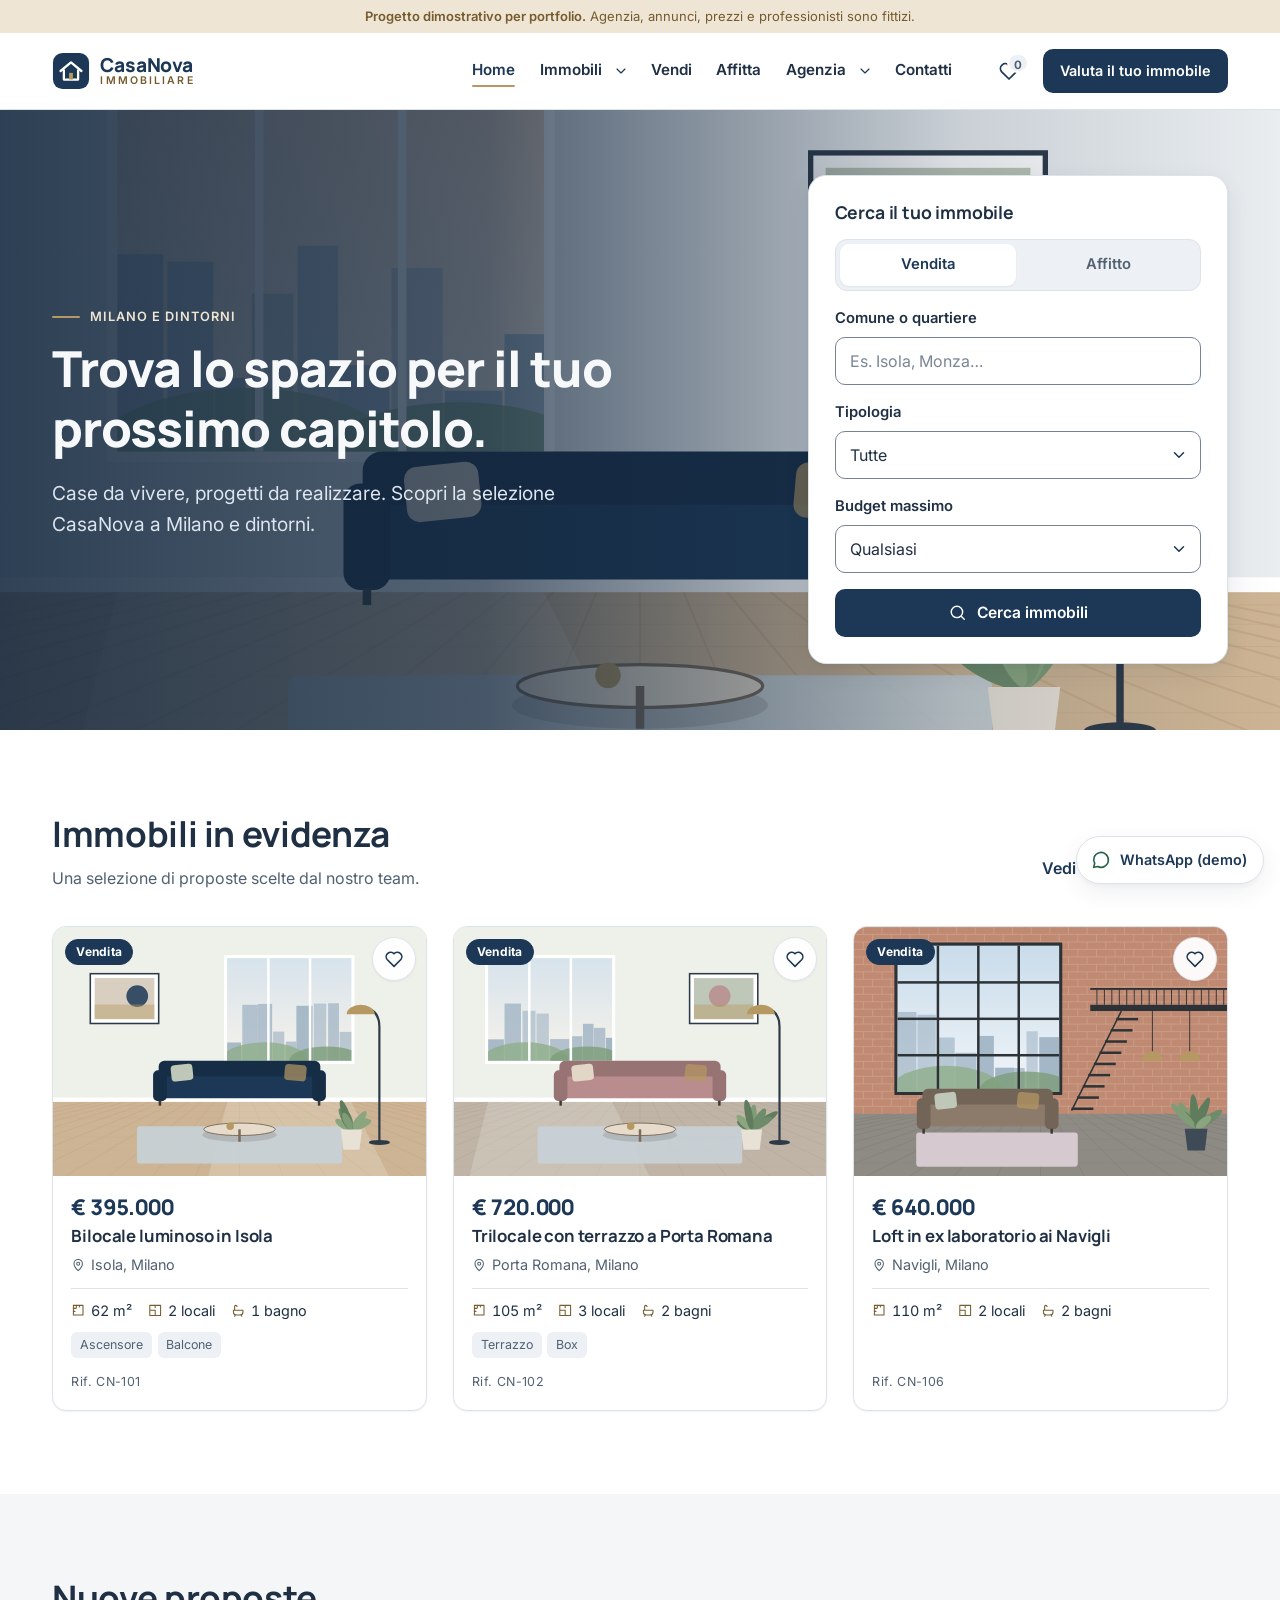
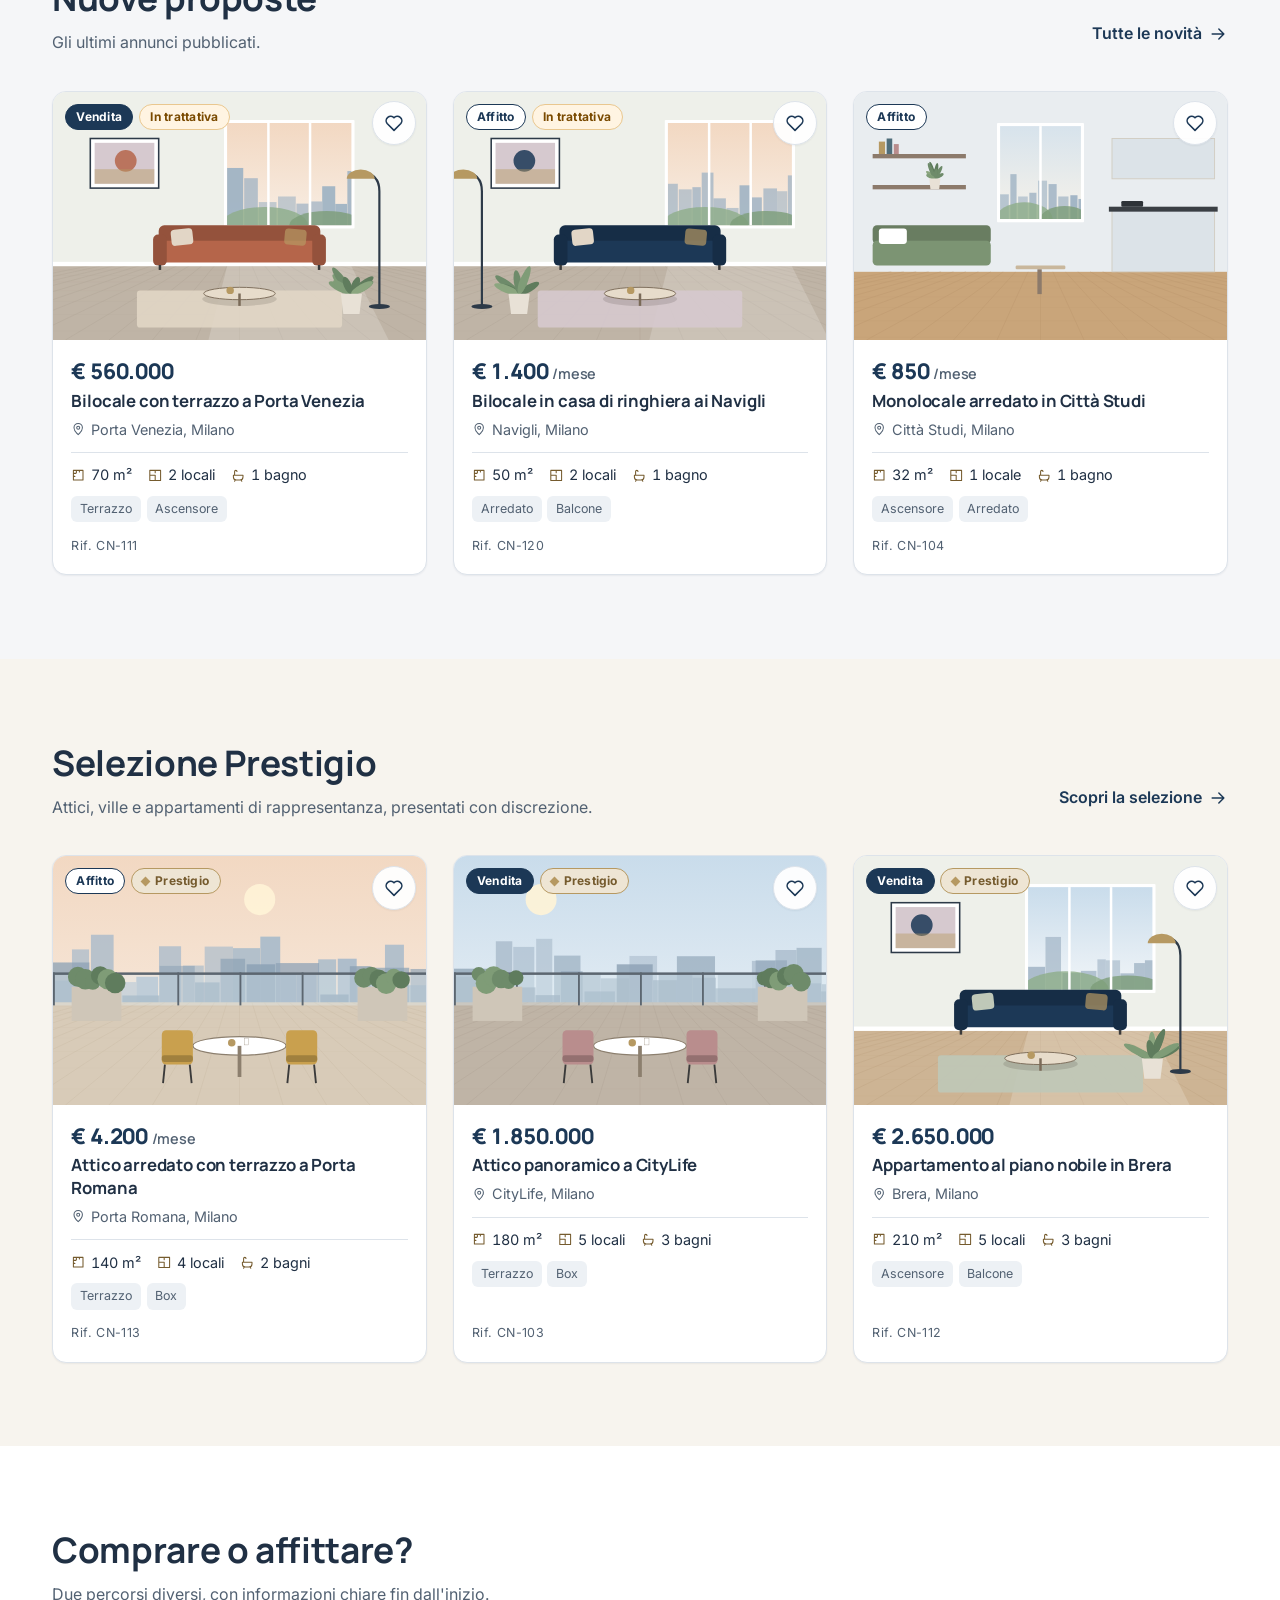
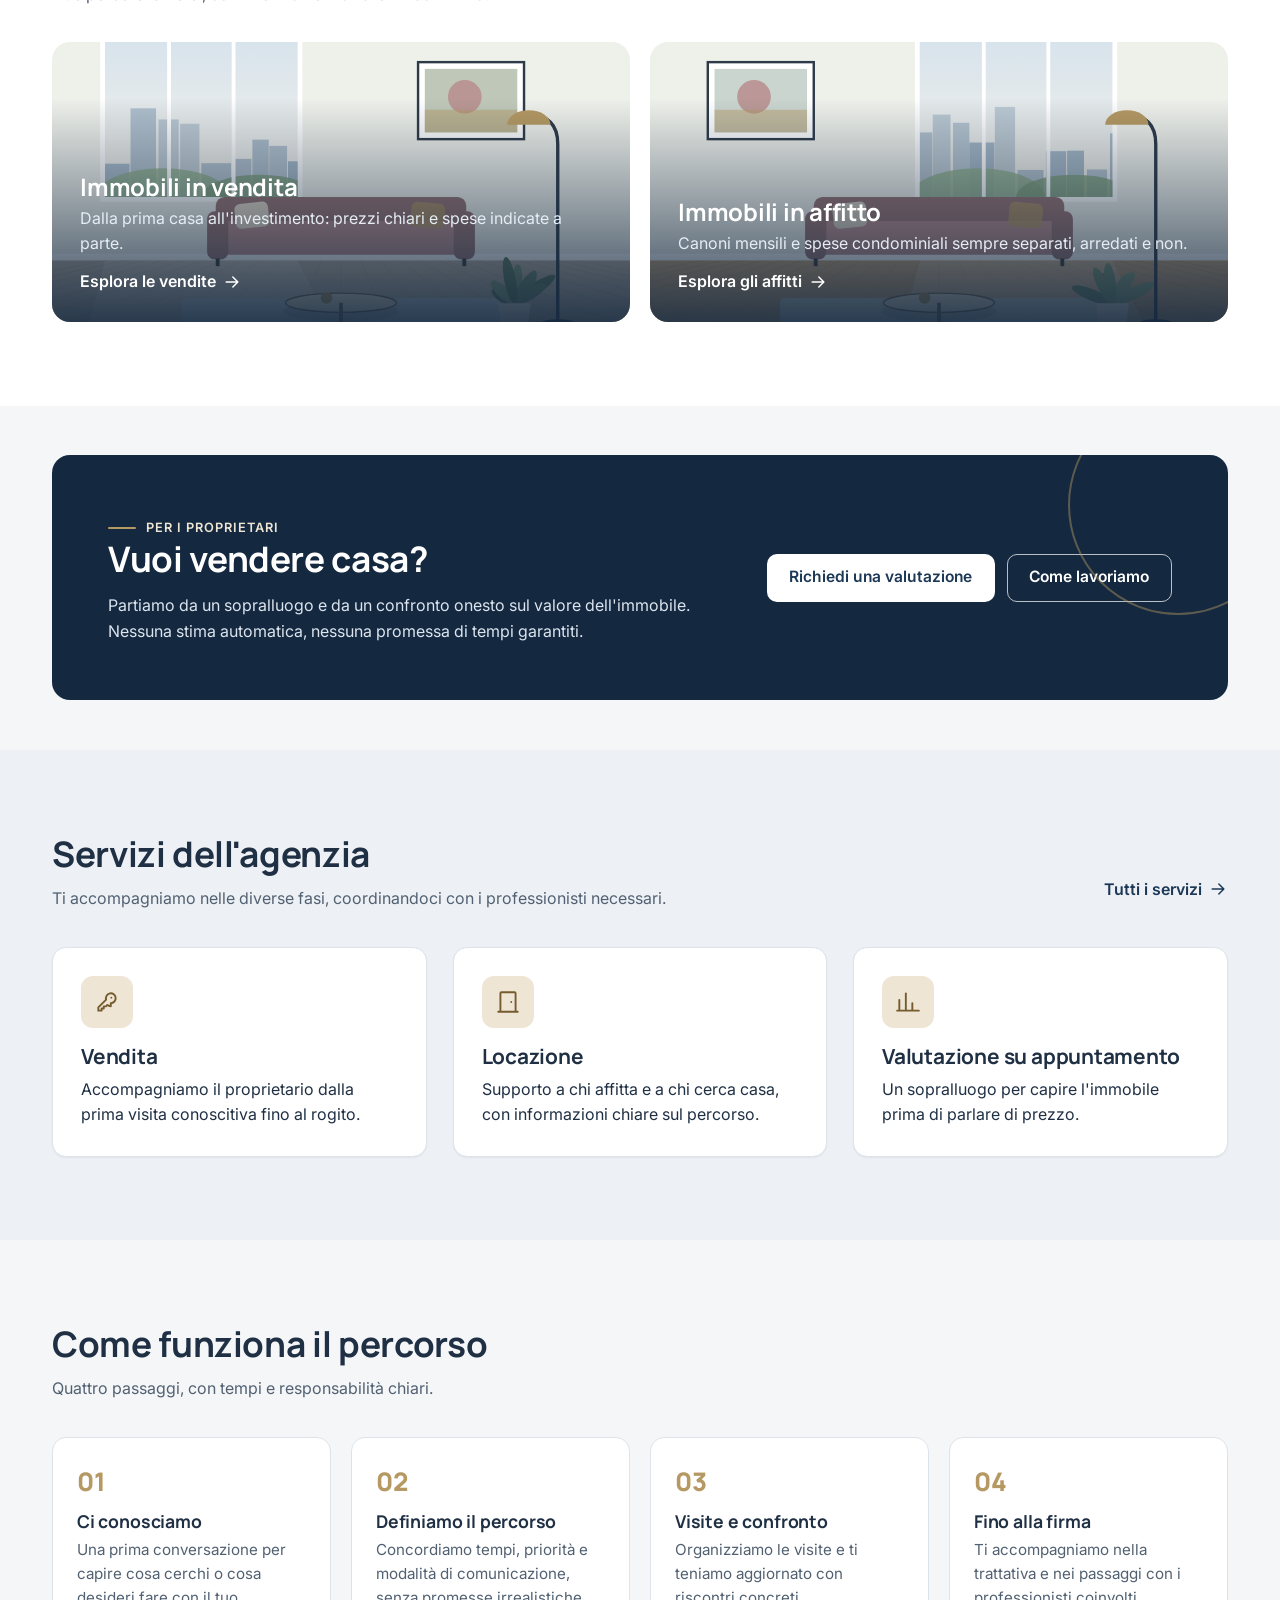
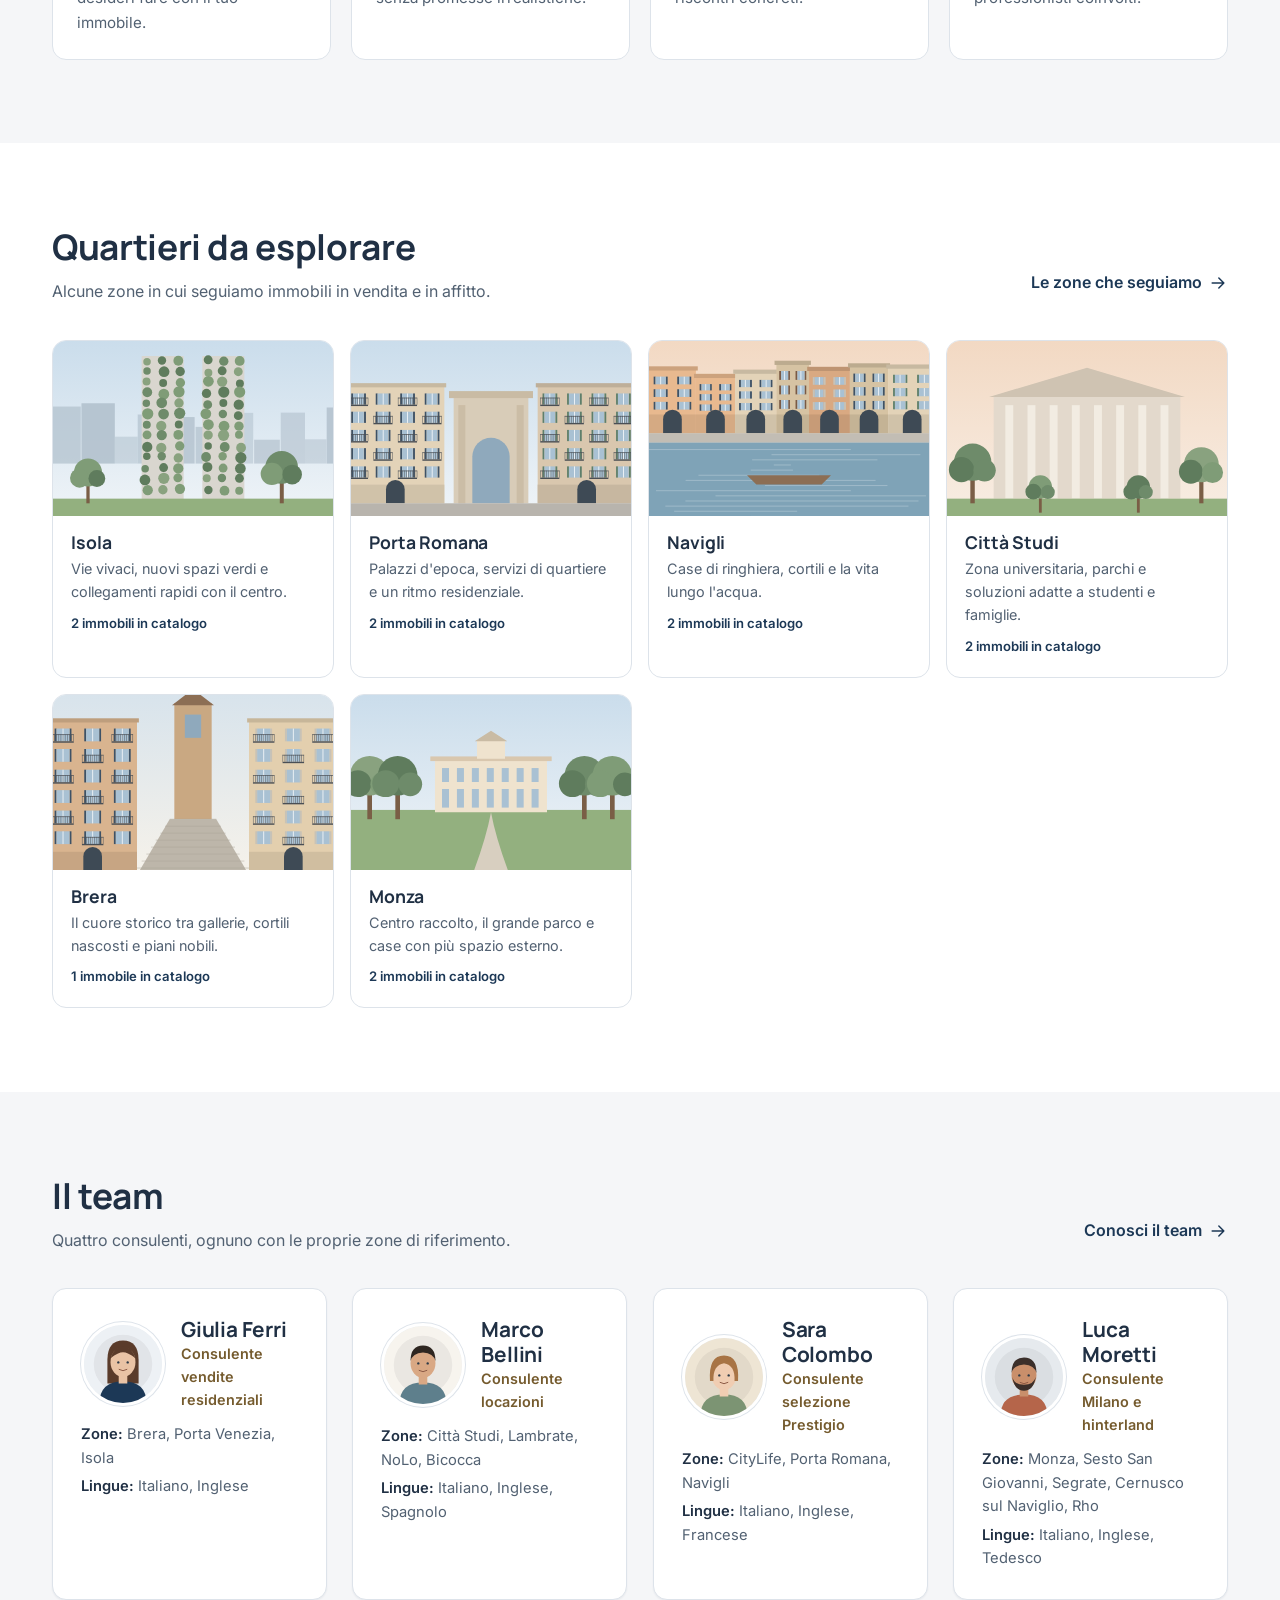
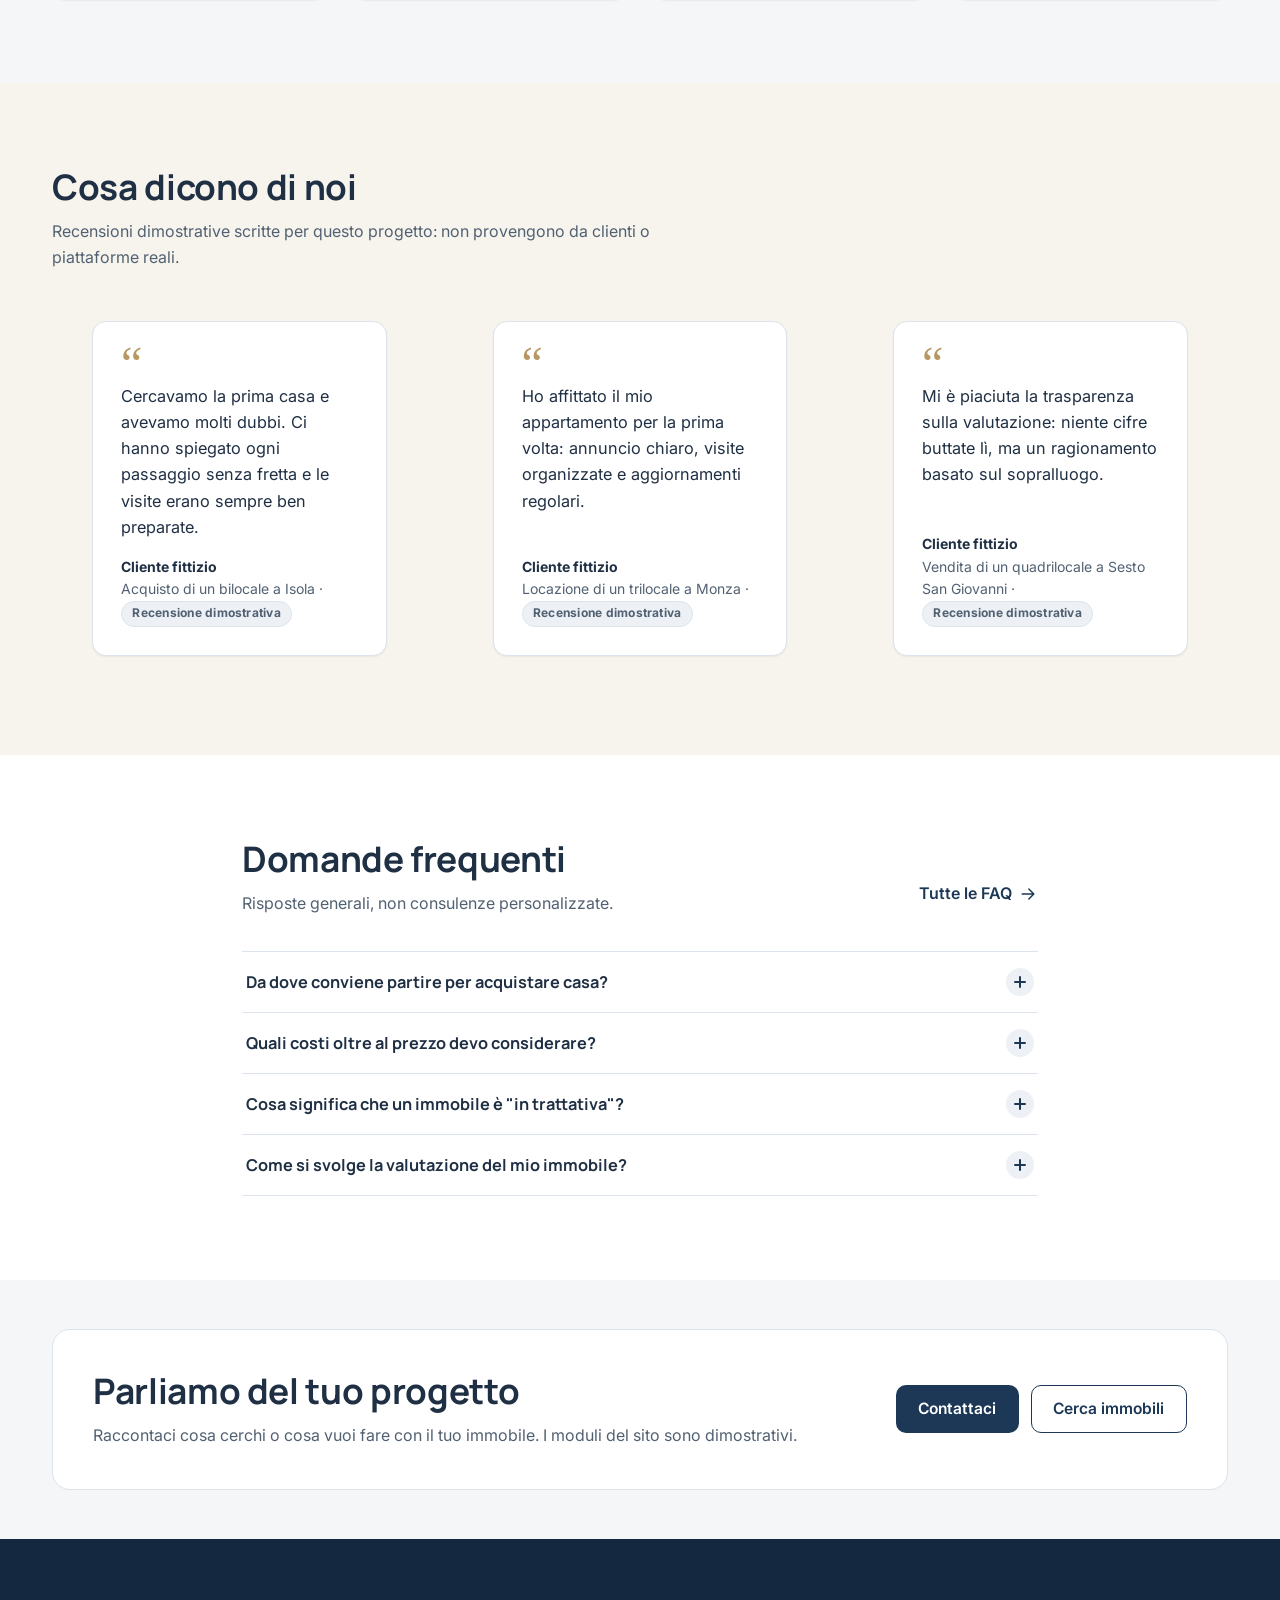
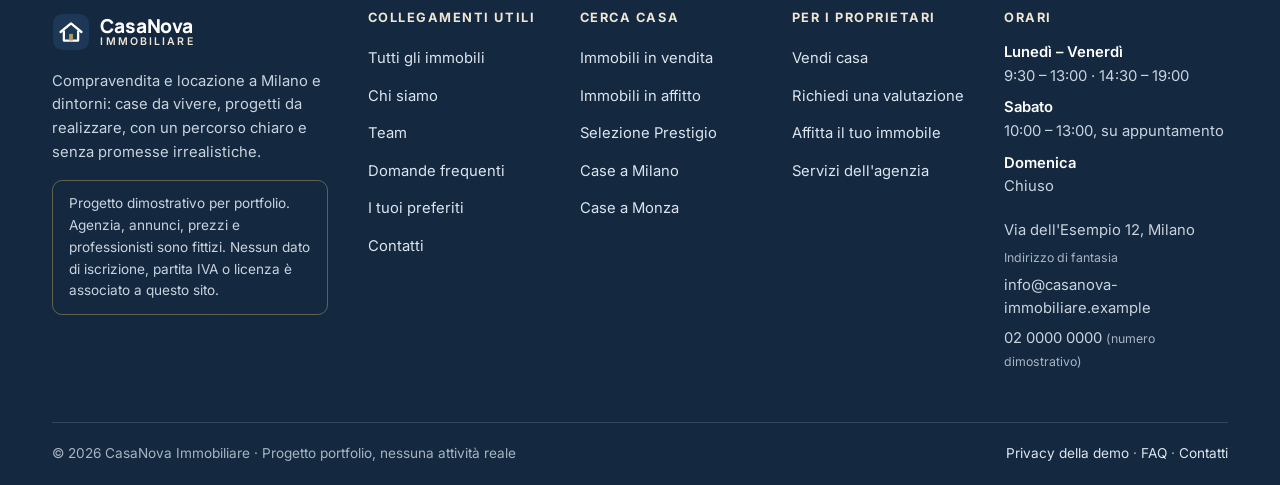
<file: index.html>
<!DOCTYPE html>
<html lang="it">
<head>
<meta charset="utf-8">
<meta name="viewport" content="width=device-width, initial-scale=1, viewport-fit=cover">
<title>CasaNova Immobiliare – Case in vendita e in affitto a Milano e dintorni (demo)</title>
<meta name="description" content="CasaNova Immobiliare: immobili in vendita e in affitto a Milano e dintorni. Progetto dimostrativo per portfolio, annunci fittizi.">
<meta name="theme-color" content="#FFFFFF">
<meta name="format-detection" content="telephone=no">
<link rel="icon" href="assets/images/favicon.svg" type="image/svg+xml">
<link rel="apple-touch-icon" href="assets/images/apple-touch-icon.png">
<link rel="preconnect" href="https://fonts.googleapis.com">
<link rel="preconnect" href="https://fonts.gstatic.com" crossorigin>
<link rel="stylesheet" href="https://fonts.googleapis.com/css2?family=Inter:wght@400;500;600;700&amp;family=Manrope:wght@600;700;800&amp;display=swap">
<link rel="stylesheet" href="css/base.css">
<link rel="stylesheet" href="css/components.css">
<link rel="stylesheet" href="css/pages.css">
<script defer src="js/data.js"></script>
<script defer src="js/favorites.js"></script>
<script defer src="js/main.js"></script>
<script defer src="js/search.js"></script>
</head>
<body>
<a class="skip-link" href="#main">Vai al contenuto principale</a>
<div class="demo-bar"><strong>Progetto dimostrativo per portfolio.</strong> Agenzia, annunci, prezzi e professionisti sono fittizi.</div>
<header class="site-header">
  <div class="container site-header__inner">
    <a class="logo" href="index.html" aria-label="CasaNova Immobiliare, torna alla home"><svg class="logo__mark" viewBox="0 0 40 40" aria-hidden="true" focusable="false"><rect x="1" y="1" width="38" height="38" rx="10" fill="#1C3856"/><path d="M9 20 20 11l11 9" fill="none" stroke="#fff" stroke-width="2.4" stroke-linejoin="round" stroke-linecap="round"/><path d="M12.5 18.5V29h15V18.5" fill="none" stroke="#fff" stroke-width="2.4" stroke-linejoin="round"/><rect x="18" y="22" width="4" height="7" fill="#B69962"/></svg><span class="logo__text" aria-hidden="true"><span class="logo__name">CasaNova</span><span class="logo__sub">Immobiliare</span></span></a>
    <nav class="main-nav" aria-label="Navigazione principale">
      <div class="main-nav__panel" id="nav-panel">
        <div class="main-nav__head">
          <a class="logo" href="index.html" aria-label="CasaNova Immobiliare, torna alla home (menu)"><svg class="logo__mark" viewBox="0 0 40 40" aria-hidden="true" focusable="false"><rect x="1" y="1" width="38" height="38" rx="10" fill="#1C3856"/><path d="M9 20 20 11l11 9" fill="none" stroke="#fff" stroke-width="2.4" stroke-linejoin="round" stroke-linecap="round"/><path d="M12.5 18.5V29h15V18.5" fill="none" stroke="#fff" stroke-width="2.4" stroke-linejoin="round"/><rect x="18" y="22" width="4" height="7" fill="#B69962"/></svg><span class="logo__text" aria-hidden="true"><span class="logo__name">CasaNova</span><span class="logo__sub">Immobiliare</span></span></a>
          <button type="button" class="icon-btn nav-close" aria-label="Chiudi menu"><svg class="icon " viewBox="0 0 24 24" aria-hidden="true" focusable="false"><path d="M6 6l12 12M18 6 6 18"/></svg></button>
        </div>
        <div class="main-nav__scroll">
          <ul class="main-nav__list">
            <li><a class="main-nav__link" href="index.html" aria-current="page">Home</a></li><li class="has-sub"><div class="main-nav__row"><a class="main-nav__link" href="immobili.html">Immobili</a><button type="button" class="sub-toggle" aria-expanded="false" aria-controls="sub-immobili"><span class="visually-hidden">Mostra le voci di Immobili</span><svg class="icon icon--sm" viewBox="0 0 24 24" aria-hidden="true" focusable="false"><path d="m6 9 6 6 6-6"/></svg></button></div><ul class="submenu" id="sub-immobili" hidden><li><a href="immobili.html">Tutti gli immobili</a></li><li><a href="immobili.html?contratto=vendita">In vendita</a></li><li><a href="immobili.html?contratto=affitto">In affitto</a></li><li><a href="immobili.html?prestigio=1">Selezione Prestigio</a></li></ul></li><li><a class="main-nav__link" href="vendi.html">Vendi</a></li><li><a class="main-nav__link" href="affitta.html">Affitta</a></li><li class="has-sub"><div class="main-nav__row"><a class="main-nav__link" href="agenzia.html">Agenzia</a><button type="button" class="sub-toggle" aria-expanded="false" aria-controls="sub-agenzia"><span class="visually-hidden">Mostra le voci di Agenzia</span><svg class="icon icon--sm" viewBox="0 0 24 24" aria-hidden="true" focusable="false"><path d="m6 9 6 6 6-6"/></svg></button></div><ul class="submenu" id="sub-agenzia" hidden><li><a href="agenzia.html">Chi siamo</a></li><li><a href="team.html">Team</a></li><li><a href="servizi.html">Servizi</a></li><li><a href="faq.html">FAQ</a></li></ul></li><li><a class="main-nav__link" href="contatti.html">Contatti</a></li>
          </ul>
        </div>
        <div class="main-nav__foot">
          <a class="btn btn--primary btn--block" href="vendi.html#valutazione">Valuta il tuo immobile</a>
          <p>Orari e recapiti dimostrativi nella pagina <a href="contatti.html">Contatti</a>.</p>
        </div>
      </div>
    </nav>
    <div class="site-header__actions">
      <a class="icon-btn" href="preferiti.html" data-fav-link aria-label="Preferiti"><svg class="icon " viewBox="0 0 24 24" aria-hidden="true" focusable="false"><path d="M19.5 12.6 12 20l-7.5-7.4A4.9 4.9 0 0 1 12 6.3a4.9 4.9 0 0 1 7.5 6.3z"/></svg><span class="fav-count" data-fav-count data-count="0" aria-hidden="true">0</span></a>
      <a class="btn btn--primary btn--sm header-cta" href="vendi.html#valutazione">Valuta il tuo immobile</a>
      <button type="button" class="icon-btn menu-toggle" aria-expanded="false" aria-controls="nav-panel" aria-label="Apri menu"><svg class="icon " viewBox="0 0 24 24" aria-hidden="true" focusable="false"><path d="M4 7h16M4 12h16M4 17h16"/></svg></button>
    </div>
  </div>
  <div class="nav-backdrop" hidden></div>
</header>
<main id="main" tabindex="-1">
<section class="hero" aria-labelledby="hero-title">
  <div class="hero__media"><img src="assets/images/hero.svg" alt="Illustrazione di un soggiorno luminoso con grande finestra sulla città" width="1200" height="800" fetchpriority="high"></div>
  <div class="container hero__inner">
    <div class="hero__text">
      <p class="eyebrow">Milano e dintorni</p>
      <h1 id="hero-title">Trova lo spazio per il tuo prossimo capitolo.</h1>
      <p class="lead">Case da vivere, progetti da realizzare. Scopri la selezione CasaNova a Milano e dintorni.</p>
    </div>
    <div class="search-card">
      <h2>Cerca il tuo immobile</h2>
      <form class="search-form" action="immobili.html" method="get" data-home-search role="search" aria-label="Ricerca immobili">
        <fieldset>
          <legend class="visually-hidden">Tipo di contratto</legend>
          <div class="segmented">
            <label><input type="radio" name="contratto" value="vendita" checked><span>Vendita</span></label>
            <label><input type="radio" name="contratto" value="affitto"><span>Affitto</span></label>
          </div>
        </fieldset>
        <div class="field"><label for="hs-q">Comune o quartiere</label><input class="input" id="hs-q" name="q" list="zone-list" placeholder="Es. Isola, Monza…" autocomplete="off"><datalist id="zone-list"></datalist></div>
        <div class="field"><label for="hs-tipo">Tipologia</label><select class="select" id="hs-tipo" name="tipologia">
          <option value="">Tutte</option><option value="monolocale">Monolocale</option><option value="bilocale">Bilocale</option><option value="trilocale">Trilocale</option><option value="quadrilocale">Appartamento 4+ locali</option><option value="attico">Attico</option><option value="loft">Loft</option><option value="villa">Villa</option><option value="villetta">Villetta</option></select></div>
        <div class="field"><label for="hs-budget">Budget massimo</label><select class="select" id="hs-budget" name="prezzoMax">
          <option value="">Qualsiasi</option><option value="300000">fino a € 300.000</option><option value="500000">fino a € 500.000</option><option value="1000000">fino a € 1.000.000</option></select></div>
        <button type="submit" class="btn btn--primary btn--block search-form__submit"><svg class="icon " viewBox="0 0 24 24" aria-hidden="true" focusable="false"><path d="M11 18a7 7 0 1 0 0-14 7 7 0 0 0 0 14zM20 20l-4-4"/></svg>Cerca immobili</button>
      </form>
    </div>
  </div>
</section>

<section class="section section--white" aria-labelledby="h-featured">
  <div class="container">
    <div class="section-head"><div><h2 id="h-featured">Immobili in evidenza</h2><p>Una selezione di proposte scelte dal nostro team.</p></div><a class="link-arrow" href="immobili.html">Vedi tutti gli immobili<svg class="icon " viewBox="0 0 24 24" aria-hidden="true" focusable="false"><path d="M5 12h14M13 6l6 6-6 6"/></svg></a></div>
    <div data-render="featured" data-limit="3"><noscript><div class="notice noscript-msg"><p>Per vedere gli annunci e usare filtri e preferiti abilita JavaScript nel browser.</p></div></noscript></div>
  </div>
</section>

<section class="section" aria-labelledby="h-new">
  <div class="container">
    <div class="section-head"><div><h2 id="h-new">Nuove proposte</h2><p>Gli ultimi annunci pubblicati.</p></div><a class="link-arrow" href="immobili.html?ordina=recenti">Tutte le novità<svg class="icon " viewBox="0 0 24 24" aria-hidden="true" focusable="false"><path d="M5 12h14M13 6l6 6-6 6"/></svg></a></div>
    <div data-render="latest" data-limit="3"></div>
  </div>
</section>

<section class="section section--warm" aria-labelledby="h-prestige">
  <div class="container">
    <div class="section-head"><div><h2 id="h-prestige">Selezione Prestigio</h2><p>Attici, ville e appartamenti di rappresentanza, presentati con discrezione.</p></div><a class="link-arrow" href="immobili.html?prestigio=1">Scopri la selezione<svg class="icon " viewBox="0 0 24 24" aria-hidden="true" focusable="false"><path d="M5 12h14M13 6l6 6-6 6"/></svg></a></div>
    <div data-render="prestige" data-limit="3"></div>
  </div>
</section>

<section class="section section--white" aria-labelledby="h-split">
  <div class="container">
    <div class="section-head"><div><h2 id="h-split">Comprare o affittare?</h2><p>Due percorsi diversi, con informazioni chiare fin dall'inizio.</p></div></div>
    <div class="split-tiles">
      <a class="tile" href="immobili.html?contratto=vendita"><img src="assets/images/immobili/cn-102-1-living.svg" alt="" width="1200" height="800" loading="lazy"><h3>Immobili in vendita</h3><p>Dalla prima casa all'investimento: prezzi chiari e spese indicate a parte.</p><span class="link-arrow">Esplora le vendite<svg class="icon " viewBox="0 0 24 24" aria-hidden="true" focusable="false"><path d="M5 12h14M13 6l6 6-6 6"/></svg></span></a>
      <a class="tile" href="immobili.html?contratto=affitto"><img src="assets/images/immobili/cn-110-1-living.svg" alt="" width="1200" height="800" loading="lazy"><h3>Immobili in affitto</h3><p>Canoni mensili e spese condominiali sempre separati, arredati e non.</p><span class="link-arrow">Esplora gli affitti<svg class="icon " viewBox="0 0 24 24" aria-hidden="true" focusable="false"><path d="M5 12h14M13 6l6 6-6 6"/></svg></span></a>
    </div>
  </div>
</section>

<section class="section section--tight" aria-labelledby="h-sell">
  <div class="container">
    <div class="cta-band">
      <div>
        <p class="eyebrow">Per i proprietari</p>
        <h2 id="h-sell">Vuoi vendere casa?</h2>
        <p>Partiamo da un sopralluogo e da un confronto onesto sul valore dell'immobile. Nessuna stima automatica, nessuna promessa di tempi garantiti.</p>
      </div>
      <div class="btn-row"><a class="btn btn--light" href="vendi.html#valutazione">Richiedi una valutazione</a><a class="btn btn--outline-light" href="vendi.html">Come lavoriamo</a></div>
    </div>
  </div>
</section>

<section class="section section--blue" aria-labelledby="h-services">
  <div class="container">
    <div class="section-head"><div><h2 id="h-services">Servizi dell'agenzia</h2><p>Ti accompagniamo nelle diverse fasi, coordinandoci con i professionisti necessari.</p></div><a class="link-arrow" href="servizi.html">Tutti i servizi<svg class="icon " viewBox="0 0 24 24" aria-hidden="true" focusable="false"><path d="M5 12h14M13 6l6 6-6 6"/></svg></a></div>
    <div data-render="services" data-limit="3"></div>
  </div>
</section>

<section class="section" aria-labelledby="h-steps">
  <div class="container">
    <div class="section-head"><div><h2 id="h-steps">Come funziona il percorso</h2><p>Quattro passaggi, con tempi e responsabilità chiari.</p></div></div>
    <div data-render="steps"></div>
  </div>
</section>

<section class="section section--white" aria-labelledby="h-hoods">
  <div class="container">
    <div class="section-head"><div><h2 id="h-hoods">Quartieri da esplorare</h2><p>Alcune zone in cui seguiamo immobili in vendita e in affitto.</p></div><a class="link-arrow" href="agenzia.html#zone">Le zone che seguiamo<svg class="icon " viewBox="0 0 24 24" aria-hidden="true" focusable="false"><path d="M5 12h14M13 6l6 6-6 6"/></svg></a></div>
    <div data-render="neighborhoods"></div>
  </div>
</section>

<section class="section" aria-labelledby="h-team">
  <div class="container">
    <div class="section-head"><div><h2 id="h-team">Il team</h2><p>Quattro consulenti, ognuno con le proprie zone di riferimento.</p></div><a class="link-arrow" href="team.html">Conosci il team<svg class="icon " viewBox="0 0 24 24" aria-hidden="true" focusable="false"><path d="M5 12h14M13 6l6 6-6 6"/></svg></a></div>
    <div data-render="team" data-compact></div>
  </div>
</section>

<section class="section section--warm" aria-labelledby="h-reviews">
  <div class="container">
    <div class="section-head"><div><h2 id="h-reviews">Cosa dicono di noi</h2><p>Recensioni dimostrative scritte per questo progetto: non provengono da clienti o piattaforme reali.</p></div></div>
    <div data-render="reviews"></div>
  </div>
</section>

<section class="section section--white" aria-labelledby="h-faq">
  <div class="container container--narrow">
    <div class="section-head"><div><h2 id="h-faq">Domande frequenti</h2><p>Risposte generali, non consulenze personalizzate.</p></div><a class="link-arrow" href="faq.html">Tutte le FAQ<svg class="icon " viewBox="0 0 24 24" aria-hidden="true" focusable="false"><path d="M5 12h14M13 6l6 6-6 6"/></svg></a></div>
    <div data-render="faq" data-cat="acquisto,vendita,affitto,visite" data-limit="4"></div>
  </div>
</section>

<section class="section section--tight" aria-labelledby="h-contact">
  <div class="container">
    <div class="cta-light">
      <div><h2 id="h-contact">Parliamo del tuo progetto</h2><p>Raccontaci cosa cerchi o cosa vuoi fare con il tuo immobile. I moduli del sito sono dimostrativi.</p></div>
      <div class="btn-row"><a class="btn btn--primary" href="contatti.html">Contattaci</a><a class="btn btn--secondary" href="immobili.html">Cerca immobili</a></div>
    </div>
  </div>
</section>
</main>

<footer class="site-footer">
  <div class="container">
    <div class="footer-grid">
      <div class="footer-brand">
        <a class="logo" href="index.html" aria-label="CasaNova Immobiliare, torna alla home"><svg class="logo__mark" viewBox="0 0 40 40" aria-hidden="true" focusable="false"><rect x="1" y="1" width="38" height="38" rx="10" fill="#1C3856"/><path d="M9 20 20 11l11 9" fill="none" stroke="#fff" stroke-width="2.4" stroke-linejoin="round" stroke-linecap="round"/><path d="M12.5 18.5V29h15V18.5" fill="none" stroke="#fff" stroke-width="2.4" stroke-linejoin="round"/><rect x="18" y="22" width="4" height="7" fill="#B69962"/></svg><span class="logo__text" aria-hidden="true"><span class="logo__name">CasaNova</span><span class="logo__sub">Immobiliare</span></span></a>
        <p>Compravendita e locazione a Milano e dintorni: case da vivere, progetti da realizzare, con un percorso chiaro e senza promesse irrealistiche.</p>
        <p class="footer-note">Progetto dimostrativo per portfolio. Agenzia, annunci, prezzi e professionisti sono fittizi. Nessun dato di iscrizione, partita IVA o licenza è associato a questo sito.</p>
      </div>
      <div>
        <h2>Collegamenti utili</h2>
        <ul class="footer-links">
          <li><a href="immobili.html">Tutti gli immobili</a></li>
          <li><a href="agenzia.html">Chi siamo</a></li>
          <li><a href="team.html">Team</a></li>
          <li><a href="faq.html">Domande frequenti</a></li>
          <li><a href="preferiti.html">I tuoi preferiti</a></li>
          <li><a href="contatti.html">Contatti</a></li>
        </ul>
      </div>
      <div>
        <h2>Cerca casa</h2>
        <ul class="footer-links">
          <li><a href="immobili.html?contratto=vendita">Immobili in vendita</a></li>
          <li><a href="immobili.html?contratto=affitto">Immobili in affitto</a></li>
          <li><a href="immobili.html?prestigio=1">Selezione Prestigio</a></li>
          <li><a href="immobili.html?comune=Milano">Case a Milano</a></li>
          <li><a href="immobili.html?comune=Monza">Case a Monza</a></li>
        </ul>
      </div>
      <div>
        <h2>Per i proprietari</h2>
        <ul class="footer-links">
          <li><a href="vendi.html">Vendi casa</a></li>
          <li><a href="vendi.html#valutazione">Richiedi una valutazione</a></li>
          <li><a href="affitta.html#proprietari">Affitta il tuo immobile</a></li>
          <li><a href="servizi.html">Servizi dell'agenzia</a></li>
        </ul>
      </div>
      <div>
        <h2>Orari</h2>
        <dl class="footer-hours" data-hours>
          <div><dt>Lunedì – Venerdì</dt><dd>9:30 – 13:00 · 14:30 – 19:00</dd></div>
          <div><dt>Sabato</dt><dd>10:00 – 13:00, su appuntamento</dd></div>
          <div><dt>Domenica</dt><dd>Chiuso</dd></div>
        </dl>
        <div class="footer-contact">
          <span data-agency="address">Via dell'Esempio 12, Milano</span>
          <small>Indirizzo di fantasia</small>
          <span data-agency="email">info@casanova-immobiliare.example</span>
          <span><span data-agency="phone">02 0000 0000</span> <small>(numero dimostrativo)</small></span>
        </div>
      </div>
    </div>
    <div class="footer-bottom">
      <p>© <span data-year>2026</span> CasaNova Immobiliare · Progetto portfolio, nessuna attività reale</p>
      <p><a href="privacy.html">Privacy della demo</a> · <a href="faq.html">FAQ</a> · <a href="contatti.html">Contatti</a></p>
    </div>
  </div>
</footer>
</body>
</html>
</file>
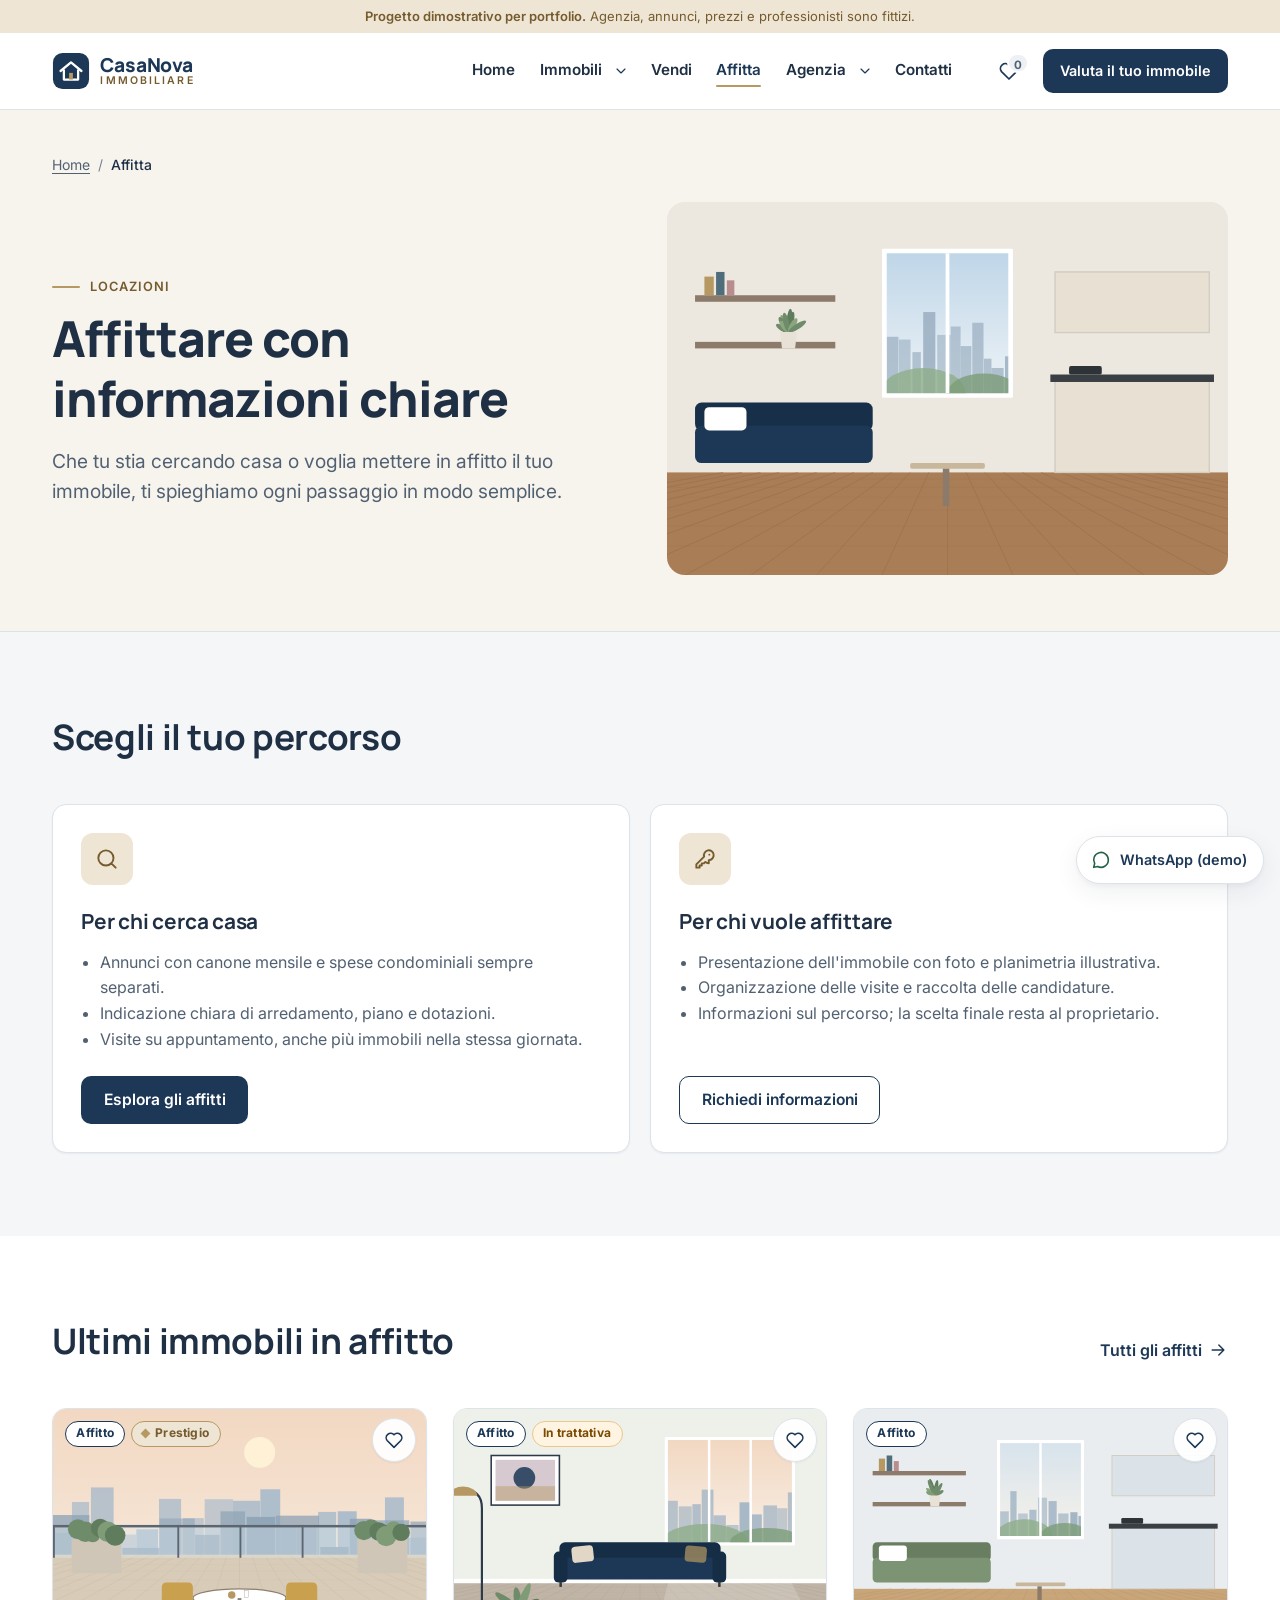
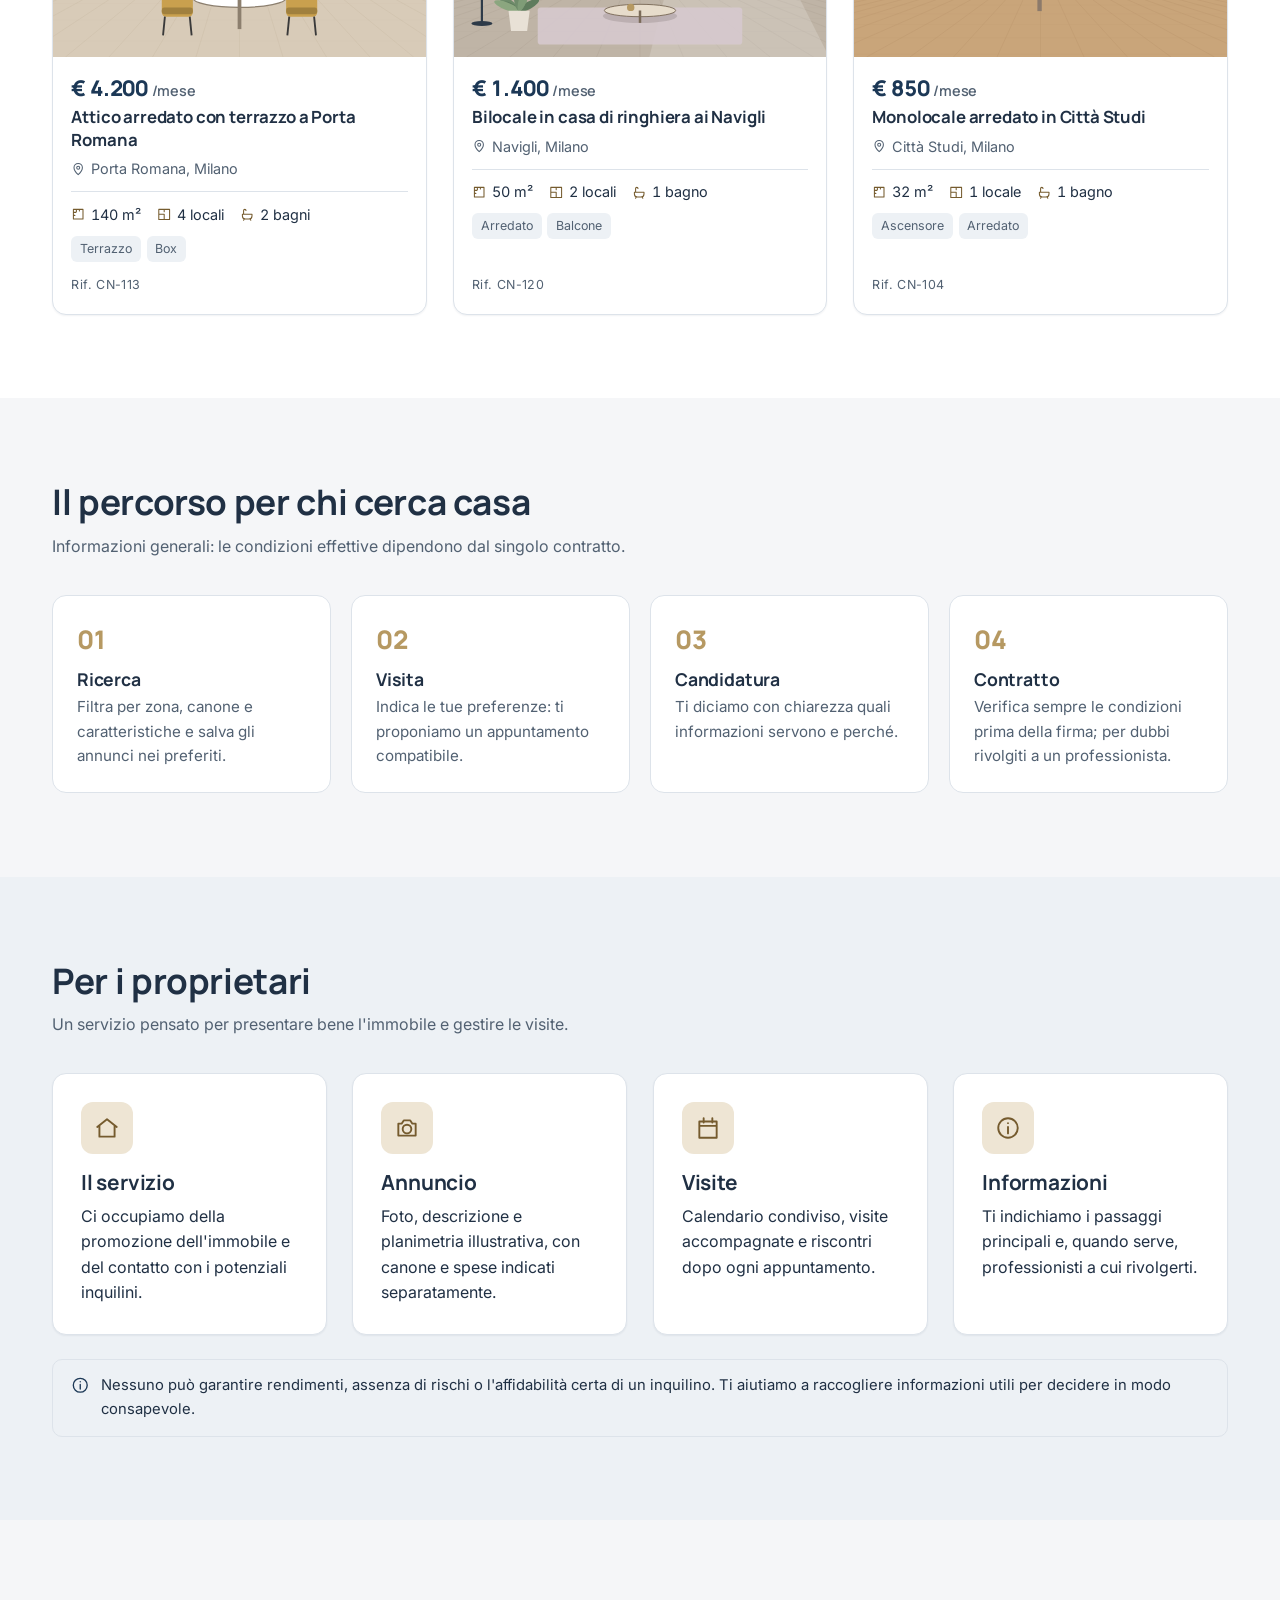
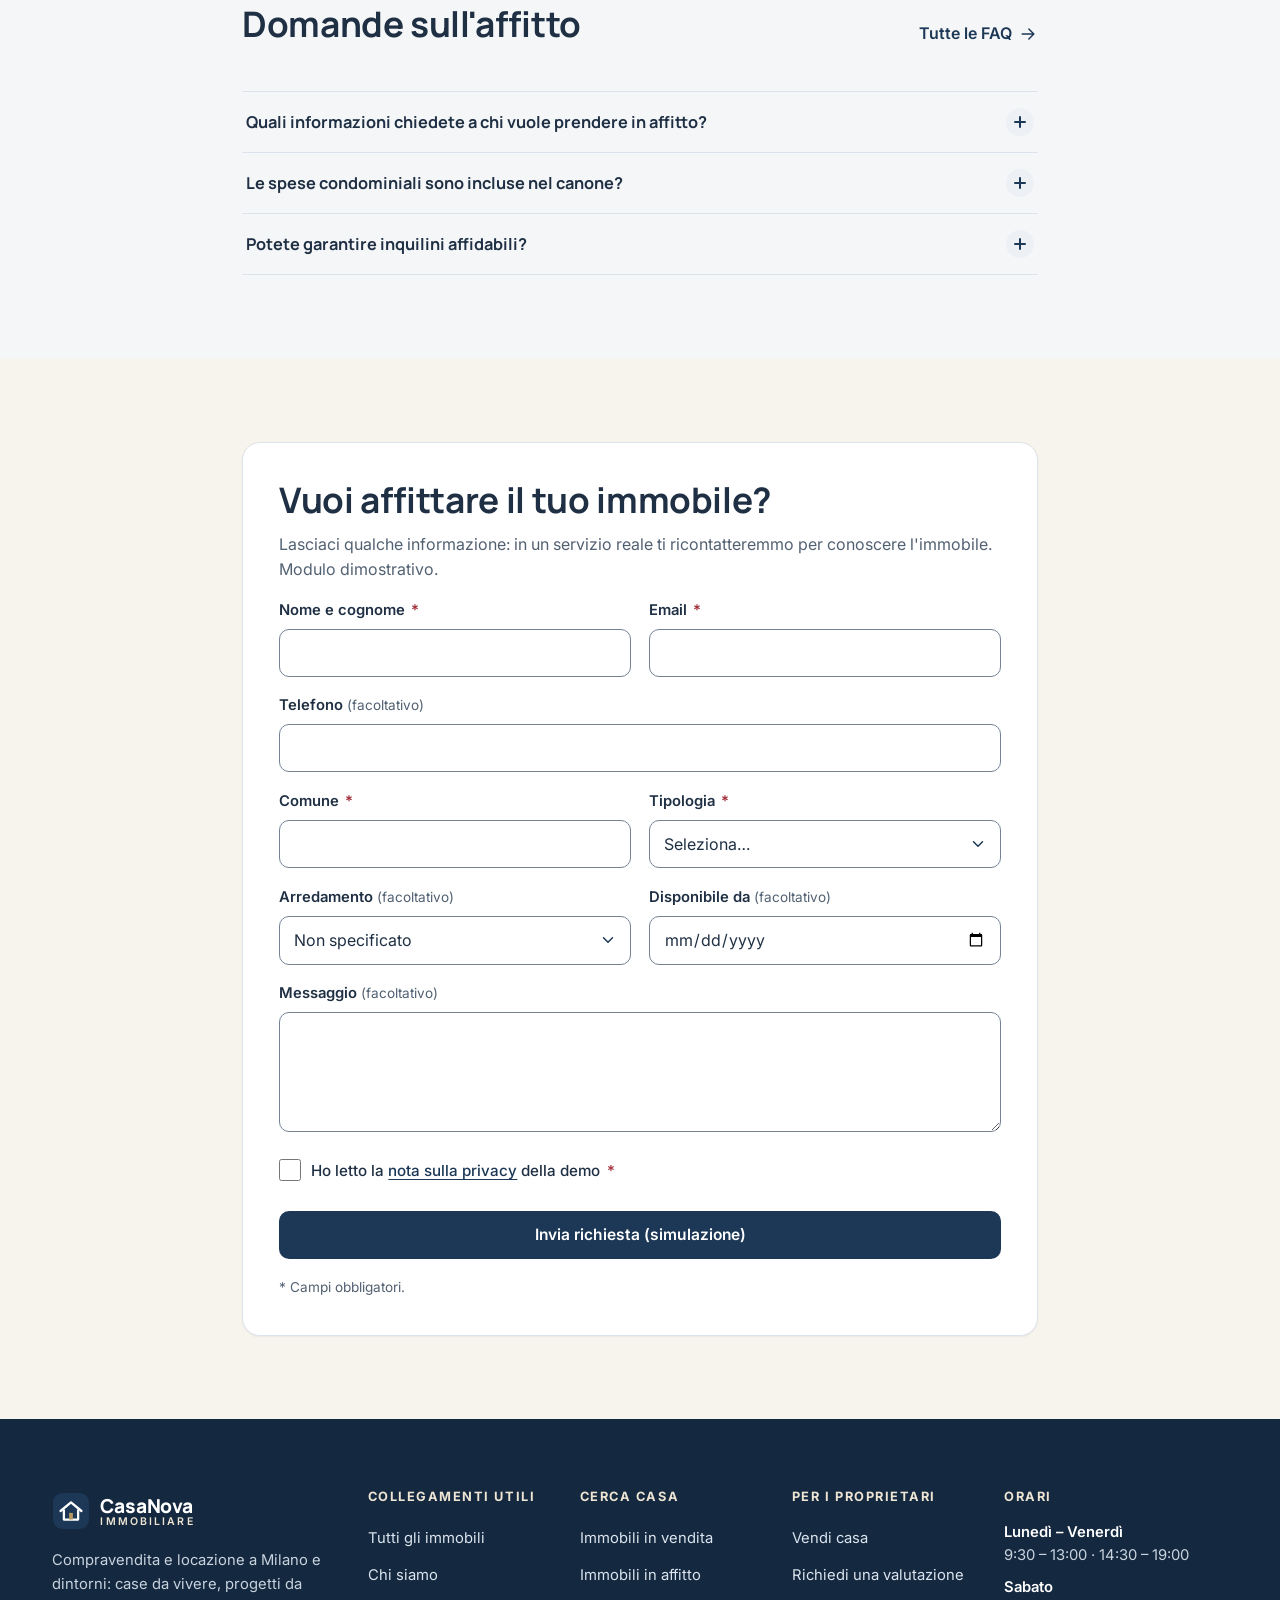
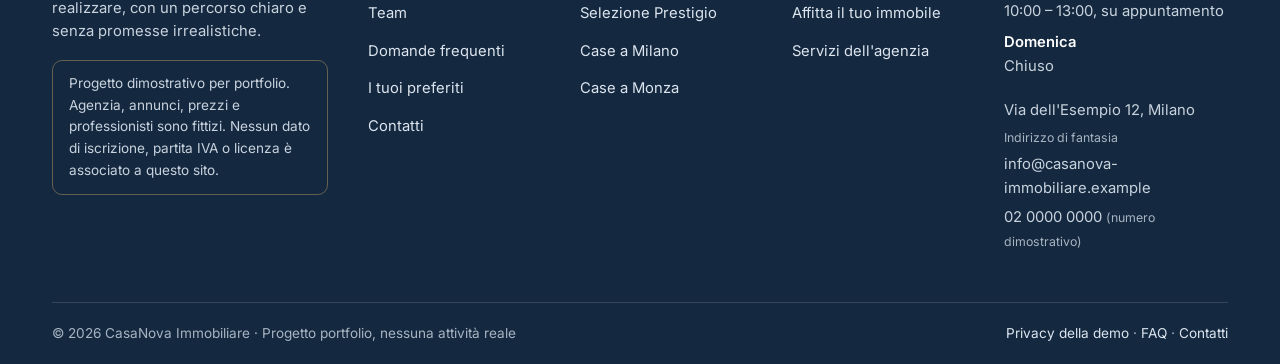
<file: affitta.html>
<!DOCTYPE html>
<html lang="it">
<head>
<meta charset="utf-8">
<meta name="viewport" content="width=device-width, initial-scale=1, viewport-fit=cover">
<title>Affitta – Per chi cerca casa e per i proprietari | CasaNova Immobiliare</title>
<meta name="description" content="Locazioni con CasaNova Immobiliare: informazioni per chi cerca casa in affitto e per i proprietari. Progetto dimostrativo.">
<meta name="theme-color" content="#FFFFFF">
<meta name="format-detection" content="telephone=no">
<link rel="icon" href="assets/images/favicon.svg" type="image/svg+xml">
<link rel="apple-touch-icon" href="assets/images/apple-touch-icon.png">
<link rel="preconnect" href="https://fonts.googleapis.com">
<link rel="preconnect" href="https://fonts.gstatic.com" crossorigin>
<link rel="stylesheet" href="https://fonts.googleapis.com/css2?family=Inter:wght@400;500;600;700&amp;family=Manrope:wght@600;700;800&amp;display=swap">
<link rel="stylesheet" href="css/base.css">
<link rel="stylesheet" href="css/components.css">
<link rel="stylesheet" href="css/pages.css">
<script defer src="js/data.js"></script>
<script defer src="js/favorites.js"></script>
<script defer src="js/main.js"></script>
<script defer src="js/forms.js"></script>
</head>
<body>
<a class="skip-link" href="#main">Vai al contenuto principale</a>
<div class="demo-bar"><strong>Progetto dimostrativo per portfolio.</strong> Agenzia, annunci, prezzi e professionisti sono fittizi.</div>
<header class="site-header">
  <div class="container site-header__inner">
    <a class="logo" href="index.html" aria-label="CasaNova Immobiliare, torna alla home"><svg class="logo__mark" viewBox="0 0 40 40" aria-hidden="true" focusable="false"><rect x="1" y="1" width="38" height="38" rx="10" fill="#1C3856"/><path d="M9 20 20 11l11 9" fill="none" stroke="#fff" stroke-width="2.4" stroke-linejoin="round" stroke-linecap="round"/><path d="M12.5 18.5V29h15V18.5" fill="none" stroke="#fff" stroke-width="2.4" stroke-linejoin="round"/><rect x="18" y="22" width="4" height="7" fill="#B69962"/></svg><span class="logo__text" aria-hidden="true"><span class="logo__name">CasaNova</span><span class="logo__sub">Immobiliare</span></span></a>
    <nav class="main-nav" aria-label="Navigazione principale">
      <div class="main-nav__panel" id="nav-panel">
        <div class="main-nav__head">
          <a class="logo" href="index.html" aria-label="CasaNova Immobiliare, torna alla home (menu)"><svg class="logo__mark" viewBox="0 0 40 40" aria-hidden="true" focusable="false"><rect x="1" y="1" width="38" height="38" rx="10" fill="#1C3856"/><path d="M9 20 20 11l11 9" fill="none" stroke="#fff" stroke-width="2.4" stroke-linejoin="round" stroke-linecap="round"/><path d="M12.5 18.5V29h15V18.5" fill="none" stroke="#fff" stroke-width="2.4" stroke-linejoin="round"/><rect x="18" y="22" width="4" height="7" fill="#B69962"/></svg><span class="logo__text" aria-hidden="true"><span class="logo__name">CasaNova</span><span class="logo__sub">Immobiliare</span></span></a>
          <button type="button" class="icon-btn nav-close" aria-label="Chiudi menu"><svg class="icon " viewBox="0 0 24 24" aria-hidden="true" focusable="false"><path d="M6 6l12 12M18 6 6 18"/></svg></button>
        </div>
        <div class="main-nav__scroll">
          <ul class="main-nav__list">
            <li><a class="main-nav__link" href="index.html">Home</a></li><li class="has-sub"><div class="main-nav__row"><a class="main-nav__link" href="immobili.html">Immobili</a><button type="button" class="sub-toggle" aria-expanded="false" aria-controls="sub-immobili"><span class="visually-hidden">Mostra le voci di Immobili</span><svg class="icon icon--sm" viewBox="0 0 24 24" aria-hidden="true" focusable="false"><path d="m6 9 6 6 6-6"/></svg></button></div><ul class="submenu" id="sub-immobili" hidden><li><a href="immobili.html">Tutti gli immobili</a></li><li><a href="immobili.html?contratto=vendita">In vendita</a></li><li><a href="immobili.html?contratto=affitto">In affitto</a></li><li><a href="immobili.html?prestigio=1">Selezione Prestigio</a></li></ul></li><li><a class="main-nav__link" href="vendi.html">Vendi</a></li><li><a class="main-nav__link" href="affitta.html" aria-current="page">Affitta</a></li><li class="has-sub"><div class="main-nav__row"><a class="main-nav__link" href="agenzia.html">Agenzia</a><button type="button" class="sub-toggle" aria-expanded="false" aria-controls="sub-agenzia"><span class="visually-hidden">Mostra le voci di Agenzia</span><svg class="icon icon--sm" viewBox="0 0 24 24" aria-hidden="true" focusable="false"><path d="m6 9 6 6 6-6"/></svg></button></div><ul class="submenu" id="sub-agenzia" hidden><li><a href="agenzia.html">Chi siamo</a></li><li><a href="team.html">Team</a></li><li><a href="servizi.html">Servizi</a></li><li><a href="faq.html">FAQ</a></li></ul></li><li><a class="main-nav__link" href="contatti.html">Contatti</a></li>
          </ul>
        </div>
        <div class="main-nav__foot">
          <a class="btn btn--primary btn--block" href="vendi.html#valutazione">Valuta il tuo immobile</a>
          <p>Orari e recapiti dimostrativi nella pagina <a href="contatti.html">Contatti</a>.</p>
        </div>
      </div>
    </nav>
    <div class="site-header__actions">
      <a class="icon-btn" href="preferiti.html" data-fav-link aria-label="Preferiti"><svg class="icon " viewBox="0 0 24 24" aria-hidden="true" focusable="false"><path d="M19.5 12.6 12 20l-7.5-7.4A4.9 4.9 0 0 1 12 6.3a4.9 4.9 0 0 1 7.5 6.3z"/></svg><span class="fav-count" data-fav-count data-count="0" aria-hidden="true">0</span></a>
      <a class="btn btn--primary btn--sm header-cta" href="vendi.html#valutazione">Valuta il tuo immobile</a>
      <button type="button" class="icon-btn menu-toggle" aria-expanded="false" aria-controls="nav-panel" aria-label="Apri menu"><svg class="icon " viewBox="0 0 24 24" aria-hidden="true" focusable="false"><path d="M4 7h16M4 12h16M4 17h16"/></svg></button>
    </div>
  </div>
  <div class="nav-backdrop" hidden></div>
</header>
<main id="main" tabindex="-1">
<section class="page-hero page-hero--image">
  <div class="container">
    <nav class="breadcrumb" aria-label="Percorso"><ol><li><a href="index.html">Home</a></li><li><span aria-current="page">Affitta</span></li></ol></nav>
    <div class="split">
      <div>
        <p class="eyebrow">Locazioni</p>
        <h1>Affittare con informazioni chiare</h1>
        <p class="lead">Che tu stia cercando casa o voglia mettere in affitto il tuo immobile, ti spieghiamo ogni passaggio in modo semplice.</p>
        
      </div>
      <div class="page-hero__media"><img src="assets/images/affitta-hero.svg" alt="Illustrazione di un monolocale arredato con angolo cottura" width="1200" height="800" fetchpriority="high"></div>
    </div>
  </div>
</section>

<section class="section" aria-labelledby="h-chi">
  <div class="container">
    <div class="section-head"><div><h2 id="h-chi">Scegli il tuo percorso</h2></div></div>
    <div class="audience">
      <article class="card">
        <span class="card__icon"><svg class="icon " viewBox="0 0 24 24" aria-hidden="true" focusable="false"><path d="M11 18a7 7 0 1 0 0-14 7 7 0 0 0 0 14zM20 20l-4-4"/></svg></span>
        <h3>Per chi cerca casa</h3>
        <ul>
          <li>Annunci con canone mensile e spese condominiali sempre separati.</li>
          <li>Indicazione chiara di arredamento, piano e dotazioni.</li>
          <li>Visite su appuntamento, anche più immobili nella stessa giornata.</li>
        </ul>
        <a class="btn btn--primary" href="immobili.html?contratto=affitto">Esplora gli affitti</a>
      </article>
      <article class="card" id="proprietari" tabindex="-1">
        <span class="card__icon"><svg class="icon " viewBox="0 0 24 24" aria-hidden="true" focusable="false"><path d="M15.5 13a4.5 4.5 0 1 0-4.3-3.2L4 17v3h3v-2h2v-2h2l1.3-1.3a4.5 4.5 0 0 0 3.2 1.3zM16 8h.01"/></svg></span>
        <h3>Per chi vuole affittare</h3>
        <ul>
          <li>Presentazione dell'immobile con foto e planimetria illustrativa.</li>
          <li>Organizzazione delle visite e raccolta delle candidature.</li>
          <li>Informazioni sul percorso; la scelta finale resta al proprietario.</li>
        </ul>
        <a class="btn btn--secondary" href="#richiesta-affitto">Richiedi informazioni</a>
      </article>
    </div>
  </div>
</section>

<section class="section section--white" aria-labelledby="h-rent">
  <div class="container">
    <div class="section-head"><div><h2 id="h-rent">Ultimi immobili in affitto</h2></div><a class="link-arrow" href="immobili.html?contratto=affitto">Tutti gli affitti<svg class="icon " viewBox="0 0 24 24" aria-hidden="true" focusable="false"><path d="M5 12h14M13 6l6 6-6 6"/></svg></a></div>
    <div data-render="rentals" data-limit="3"><noscript><div class="notice noscript-msg"><p>Per vedere gli annunci e usare filtri e preferiti abilita JavaScript nel browser.</p></div></noscript></div>
  </div>
</section>

<section class="section" aria-labelledby="h-steps-rent">
  <div class="container">
    <div class="section-head"><div><h2 id="h-steps-rent">Il percorso per chi cerca casa</h2><p>Informazioni generali: le condizioni effettive dipendono dal singolo contratto.</p></div></div>
    <ol class="steps">
      <li><h3>Ricerca</h3><p>Filtra per zona, canone e caratteristiche e salva gli annunci nei preferiti.</p></li>
      <li><h3>Visita</h3><p>Indica le tue preferenze: ti proponiamo un appuntamento compatibile.</p></li>
      <li><h3>Candidatura</h3><p>Ti diciamo con chiarezza quali informazioni servono e perché.</p></li>
      <li><h3>Contratto</h3><p>Verifica sempre le condizioni prima della firma; per dubbi rivolgiti a un professionista.</p></li>
    </ol>
  </div>
</section>

<section class="section section--blue" aria-labelledby="h-owners">
  <div class="container">
    <div class="section-head"><div><h2 id="h-owners">Per i proprietari</h2><p>Un servizio pensato per presentare bene l'immobile e gestire le visite.</p></div></div>
    <div class="grid grid--4">
      <article class="card"><span class="card__icon"><svg class="icon " viewBox="0 0 24 24" aria-hidden="true" focusable="false"><path d="M3 11 12 4l9 7M5 10v10h14V10"/></svg></span><h3>Il servizio</h3><p>Ci occupiamo della promozione dell'immobile e del contatto con i potenziali inquilini.</p></article>
      <article class="card"><span class="card__icon"><svg class="icon " viewBox="0 0 24 24" aria-hidden="true" focusable="false"><path d="M4 8h3l2-3h6l2 3h3v11H4zM12 17a4 4 0 1 0 0-8 4 4 0 0 0 0 8z"/></svg></span><h3>Annuncio</h3><p>Foto, descrizione e planimetria illustrativa, con canone e spese indicati separatamente.</p></article>
      <article class="card"><span class="card__icon"><svg class="icon " viewBox="0 0 24 24" aria-hidden="true" focusable="false"><path d="M4 6h16v15H4zM4 10h16M8 3v4M16 3v4"/></svg></span><h3>Visite</h3><p>Calendario condiviso, visite accompagnate e riscontri dopo ogni appuntamento.</p></article>
      <article class="card"><span class="card__icon"><svg class="icon " viewBox="0 0 24 24" aria-hidden="true" focusable="false"><path d="M12 21a9 9 0 1 0 0-18 9 9 0 0 0 0 18zM12 11v6M12 7.5v.01"/></svg></span><h3>Informazioni</h3><p>Ti indichiamo i passaggi principali e, quando serve, professionisti a cui rivolgerti.</p></article>
    </div>
    <div class="notice" style="margin-top:1.5rem"><svg class="icon " viewBox="0 0 24 24" aria-hidden="true" focusable="false"><path d="M12 21a9 9 0 1 0 0-18 9 9 0 0 0 0 18zM12 11v6M12 7.5v.01"/></svg><p>Nessuno può garantire rendimenti, assenza di rischi o l'affidabilità certa di un inquilino. Ti aiutiamo a raccogliere informazioni utili per decidere in modo consapevole.</p></div>
  </div>
</section>

<section class="section" aria-labelledby="h-afaq">
  <div class="container container--narrow">
    <div class="section-head"><div><h2 id="h-afaq">Domande sull'affitto</h2></div><a class="link-arrow" href="faq.html">Tutte le FAQ<svg class="icon " viewBox="0 0 24 24" aria-hidden="true" focusable="false"><path d="M5 12h14M13 6l6 6-6 6"/></svg></a></div>
    <div data-render="faq" data-cat="affitto"></div>
  </div>
</section>

<section class="section section--warm" id="richiesta-affitto" aria-labelledby="h-aform" tabindex="-1">
  <div class="container container--narrow">
    <div class="form-card">
      <h2 id="h-aform">Vuoi affittare il tuo immobile?</h2>
      <p>Lasciaci qualche informazione: in un servizio reale ti ricontatteremmo per conoscere l'immobile. Modulo dimostrativo.</p>
      <form class="form" data-demo-form novalidate>
        <div class="form-row form-row--2">
  <div class="field"><label for="aff-nome">Nome e cognome <span class="req" aria-hidden="true">*</span></label><input class="input" id="aff-nome" name="nome" autocomplete="name" required data-label="nome e cognome" maxlength="80"></div>
  <div class="field"><label for="aff-email">Email <span class="req" aria-hidden="true">*</span></label><input class="input" id="aff-email" name="email" type="email" inputmode="email" autocomplete="email" required data-label="l'indirizzo email" maxlength="120"></div>
</div>
<div class="field"><label for="aff-tel">Telefono <span class="optional">(facoltativo)</span></label><input class="input" id="aff-tel" name="telefono" type="tel" inputmode="tel" autocomplete="tel" maxlength="20"></div>
        <div class="form-row form-row--2">
          <div class="field"><label for="aff-comune">Comune <span class="req" aria-hidden="true">*</span></label><input class="input" id="aff-comune" name="comune" autocomplete="address-level2" required data-label="il comune" maxlength="60"></div>
          <div class="field"><label for="aff-tipo">Tipologia <span class="req" aria-hidden="true">*</span></label><select class="select" id="aff-tipo" name="tipologia" required data-label="la tipologia"><option value="">Seleziona…</option><option>Monolocale</option><option>Bilocale</option><option>Trilocale</option><option>Appartamento 4+ locali</option><option>Attico</option><option>Loft</option><option>Villa</option><option>Villetta</option><option>Altro</option></select></div>
        </div>
        <div class="form-row form-row--2">
          <div class="field"><label for="aff-arr">Arredamento <span class="optional">(facoltativo)</span></label><select class="select" id="aff-arr" name="arredamento"><option value="">Non specificato</option><option>Arredato</option><option>Parzialmente arredato</option><option>Non arredato</option></select></div>
          <div class="field"><label for="aff-data">Disponibile da <span class="optional">(facoltativo)</span></label><input class="input" id="aff-data" name="disponibile" type="date" data-min-today></div>
        </div>
        <div class="field"><label for="aff-msg">Messaggio <span class="optional">(facoltativo)</span></label><textarea class="textarea" id="aff-msg" name="messaggio" rows="4" maxlength="1000"></textarea></div>
        <label class="check"><input type="checkbox" name="privacy" id="aff-privacy" required data-label="presa visione della nota sulla privacy"><span>Ho letto la <a href="privacy.html">nota sulla privacy</a> della demo <span class="req" aria-hidden="true">*</span></span></label>
        <button type="submit" class="btn btn--primary">Invia richiesta (simulazione)</button>
        <p class="form-note"><span aria-hidden="true">*</span> Campi obbligatori.</p>
      </form>
    </div>
  </div>
</section>
</main>

<footer class="site-footer">
  <div class="container">
    <div class="footer-grid">
      <div class="footer-brand">
        <a class="logo" href="index.html" aria-label="CasaNova Immobiliare, torna alla home"><svg class="logo__mark" viewBox="0 0 40 40" aria-hidden="true" focusable="false"><rect x="1" y="1" width="38" height="38" rx="10" fill="#1C3856"/><path d="M9 20 20 11l11 9" fill="none" stroke="#fff" stroke-width="2.4" stroke-linejoin="round" stroke-linecap="round"/><path d="M12.5 18.5V29h15V18.5" fill="none" stroke="#fff" stroke-width="2.4" stroke-linejoin="round"/><rect x="18" y="22" width="4" height="7" fill="#B69962"/></svg><span class="logo__text" aria-hidden="true"><span class="logo__name">CasaNova</span><span class="logo__sub">Immobiliare</span></span></a>
        <p>Compravendita e locazione a Milano e dintorni: case da vivere, progetti da realizzare, con un percorso chiaro e senza promesse irrealistiche.</p>
        <p class="footer-note">Progetto dimostrativo per portfolio. Agenzia, annunci, prezzi e professionisti sono fittizi. Nessun dato di iscrizione, partita IVA o licenza è associato a questo sito.</p>
      </div>
      <div>
        <h2>Collegamenti utili</h2>
        <ul class="footer-links">
          <li><a href="immobili.html">Tutti gli immobili</a></li>
          <li><a href="agenzia.html">Chi siamo</a></li>
          <li><a href="team.html">Team</a></li>
          <li><a href="faq.html">Domande frequenti</a></li>
          <li><a href="preferiti.html">I tuoi preferiti</a></li>
          <li><a href="contatti.html">Contatti</a></li>
        </ul>
      </div>
      <div>
        <h2>Cerca casa</h2>
        <ul class="footer-links">
          <li><a href="immobili.html?contratto=vendita">Immobili in vendita</a></li>
          <li><a href="immobili.html?contratto=affitto">Immobili in affitto</a></li>
          <li><a href="immobili.html?prestigio=1">Selezione Prestigio</a></li>
          <li><a href="immobili.html?comune=Milano">Case a Milano</a></li>
          <li><a href="immobili.html?comune=Monza">Case a Monza</a></li>
        </ul>
      </div>
      <div>
        <h2>Per i proprietari</h2>
        <ul class="footer-links">
          <li><a href="vendi.html">Vendi casa</a></li>
          <li><a href="vendi.html#valutazione">Richiedi una valutazione</a></li>
          <li><a href="affitta.html#proprietari">Affitta il tuo immobile</a></li>
          <li><a href="servizi.html">Servizi dell'agenzia</a></li>
        </ul>
      </div>
      <div>
        <h2>Orari</h2>
        <dl class="footer-hours" data-hours>
          <div><dt>Lunedì – Venerdì</dt><dd>9:30 – 13:00 · 14:30 – 19:00</dd></div>
          <div><dt>Sabato</dt><dd>10:00 – 13:00, su appuntamento</dd></div>
          <div><dt>Domenica</dt><dd>Chiuso</dd></div>
        </dl>
        <div class="footer-contact">
          <span data-agency="address">Via dell'Esempio 12, Milano</span>
          <small>Indirizzo di fantasia</small>
          <span data-agency="email">info@casanova-immobiliare.example</span>
          <span><span data-agency="phone">02 0000 0000</span> <small>(numero dimostrativo)</small></span>
        </div>
      </div>
    </div>
    <div class="footer-bottom">
      <p>© <span data-year>2026</span> CasaNova Immobiliare · Progetto portfolio, nessuna attività reale</p>
      <p><a href="privacy.html">Privacy della demo</a> · <a href="faq.html">FAQ</a> · <a href="contatti.html">Contatti</a></p>
    </div>
  </div>
</footer>
</body>
</html>
</file>
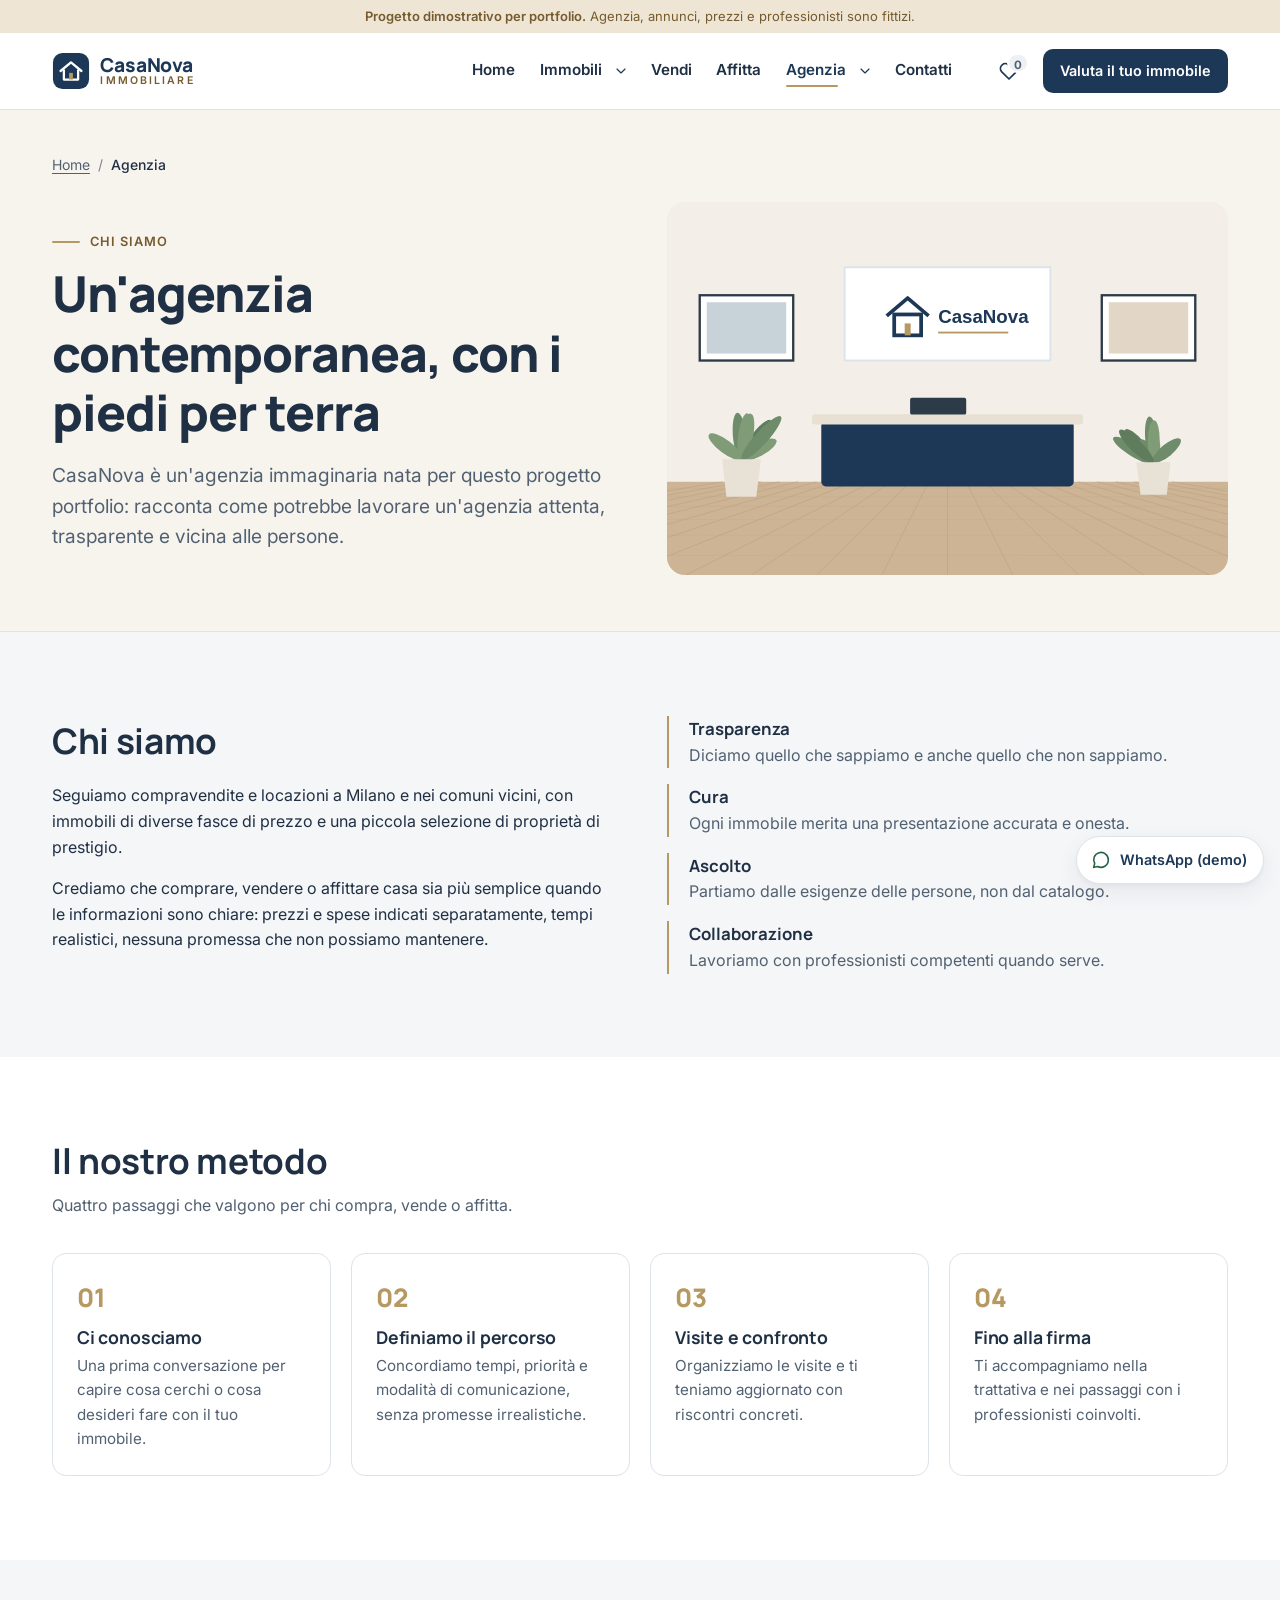
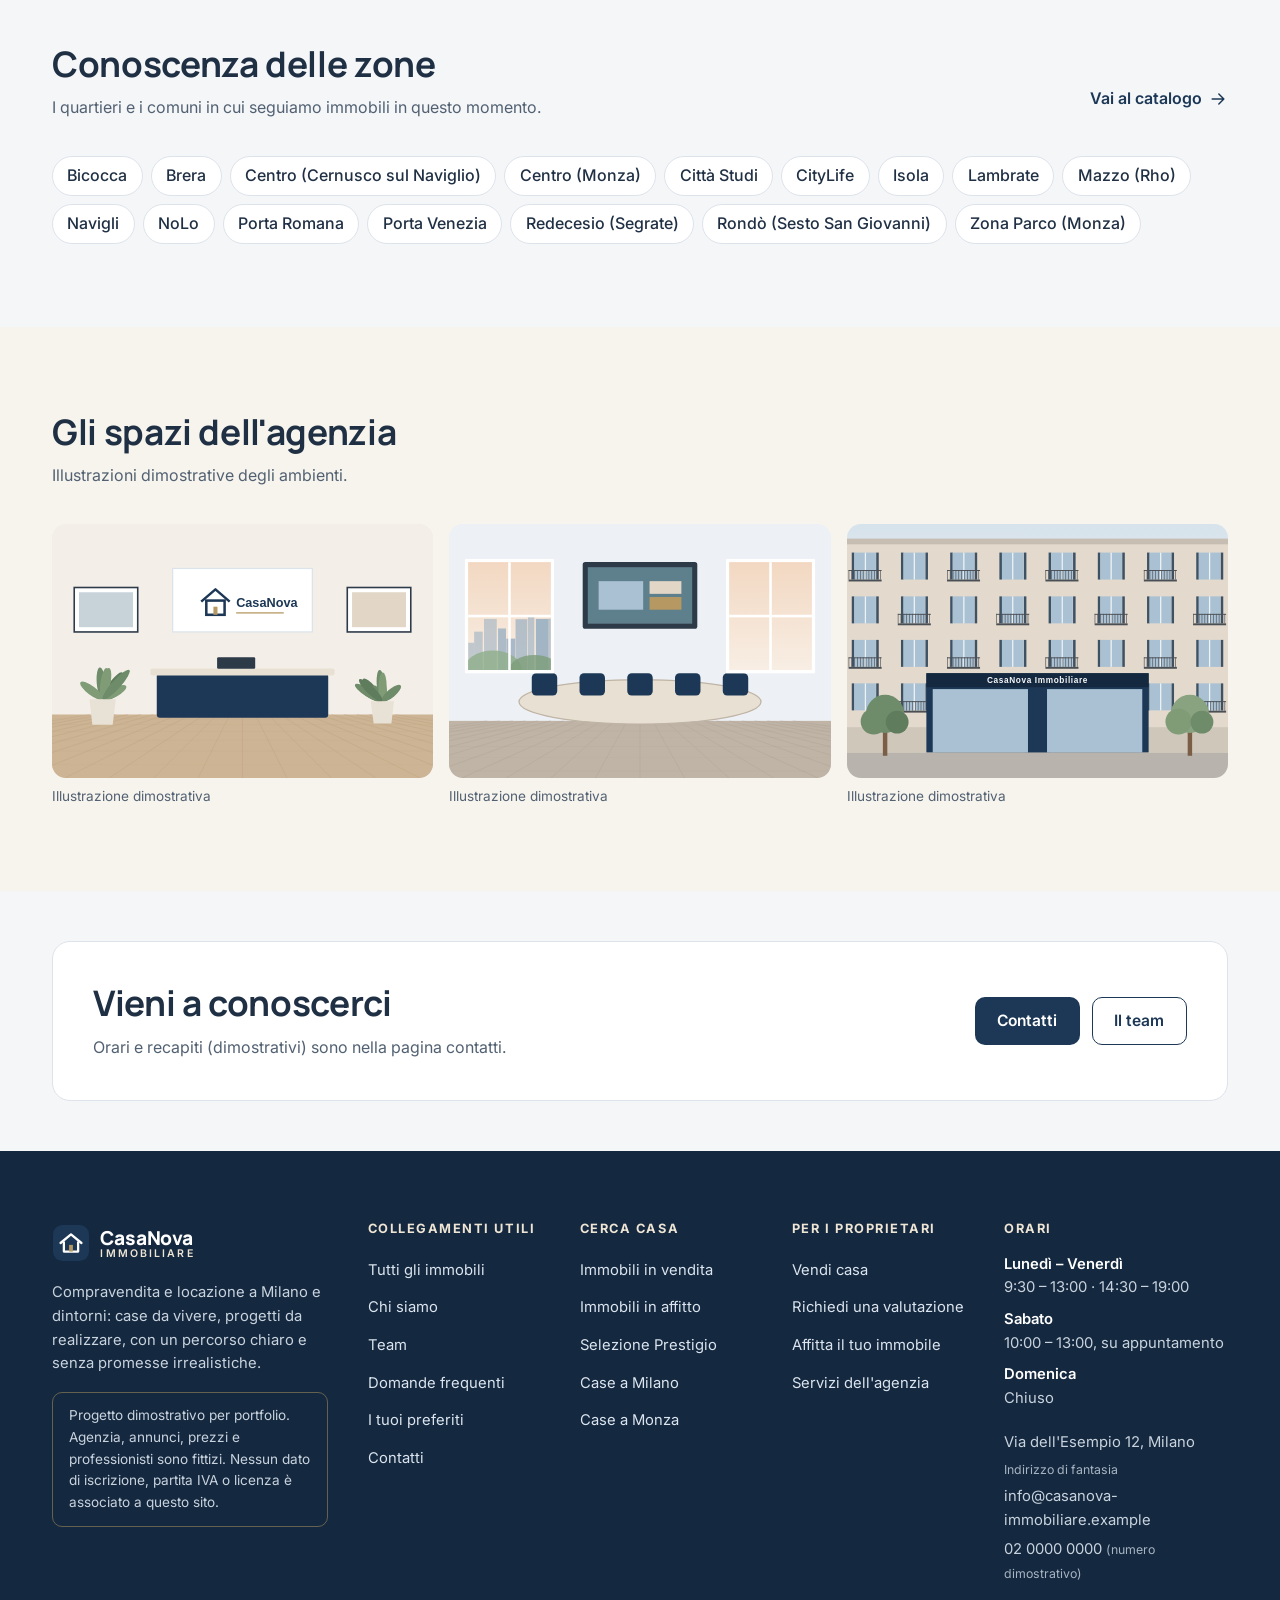
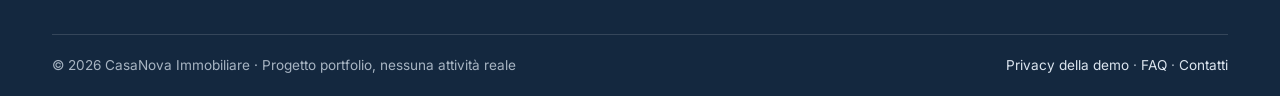
<file: agenzia.html>
<!DOCTYPE html>
<html lang="it">
<head>
<meta charset="utf-8">
<meta name="viewport" content="width=device-width, initial-scale=1, viewport-fit=cover">
<title>Chi siamo | CasaNova Immobiliare</title>
<meta name="description" content="Presentazione, metodo e valori dell'agenzia dimostrativa CasaNova Immobiliare.">
<meta name="theme-color" content="#FFFFFF">
<meta name="format-detection" content="telephone=no">
<link rel="icon" href="assets/images/favicon.svg" type="image/svg+xml">
<link rel="apple-touch-icon" href="assets/images/apple-touch-icon.png">
<link rel="preconnect" href="https://fonts.googleapis.com">
<link rel="preconnect" href="https://fonts.gstatic.com" crossorigin>
<link rel="stylesheet" href="https://fonts.googleapis.com/css2?family=Inter:wght@400;500;600;700&amp;family=Manrope:wght@600;700;800&amp;display=swap">
<link rel="stylesheet" href="css/base.css">
<link rel="stylesheet" href="css/components.css">
<link rel="stylesheet" href="css/pages.css">
<script defer src="js/data.js"></script>
<script defer src="js/favorites.js"></script>
<script defer src="js/main.js"></script>
</head>
<body>
<a class="skip-link" href="#main">Vai al contenuto principale</a>
<div class="demo-bar"><strong>Progetto dimostrativo per portfolio.</strong> Agenzia, annunci, prezzi e professionisti sono fittizi.</div>
<header class="site-header">
  <div class="container site-header__inner">
    <a class="logo" href="index.html" aria-label="CasaNova Immobiliare, torna alla home"><svg class="logo__mark" viewBox="0 0 40 40" aria-hidden="true" focusable="false"><rect x="1" y="1" width="38" height="38" rx="10" fill="#1C3856"/><path d="M9 20 20 11l11 9" fill="none" stroke="#fff" stroke-width="2.4" stroke-linejoin="round" stroke-linecap="round"/><path d="M12.5 18.5V29h15V18.5" fill="none" stroke="#fff" stroke-width="2.4" stroke-linejoin="round"/><rect x="18" y="22" width="4" height="7" fill="#B69962"/></svg><span class="logo__text" aria-hidden="true"><span class="logo__name">CasaNova</span><span class="logo__sub">Immobiliare</span></span></a>
    <nav class="main-nav" aria-label="Navigazione principale">
      <div class="main-nav__panel" id="nav-panel">
        <div class="main-nav__head">
          <a class="logo" href="index.html" aria-label="CasaNova Immobiliare, torna alla home (menu)"><svg class="logo__mark" viewBox="0 0 40 40" aria-hidden="true" focusable="false"><rect x="1" y="1" width="38" height="38" rx="10" fill="#1C3856"/><path d="M9 20 20 11l11 9" fill="none" stroke="#fff" stroke-width="2.4" stroke-linejoin="round" stroke-linecap="round"/><path d="M12.5 18.5V29h15V18.5" fill="none" stroke="#fff" stroke-width="2.4" stroke-linejoin="round"/><rect x="18" y="22" width="4" height="7" fill="#B69962"/></svg><span class="logo__text" aria-hidden="true"><span class="logo__name">CasaNova</span><span class="logo__sub">Immobiliare</span></span></a>
          <button type="button" class="icon-btn nav-close" aria-label="Chiudi menu"><svg class="icon " viewBox="0 0 24 24" aria-hidden="true" focusable="false"><path d="M6 6l12 12M18 6 6 18"/></svg></button>
        </div>
        <div class="main-nav__scroll">
          <ul class="main-nav__list">
            <li><a class="main-nav__link" href="index.html">Home</a></li><li class="has-sub"><div class="main-nav__row"><a class="main-nav__link" href="immobili.html">Immobili</a><button type="button" class="sub-toggle" aria-expanded="false" aria-controls="sub-immobili"><span class="visually-hidden">Mostra le voci di Immobili</span><svg class="icon icon--sm" viewBox="0 0 24 24" aria-hidden="true" focusable="false"><path d="m6 9 6 6 6-6"/></svg></button></div><ul class="submenu" id="sub-immobili" hidden><li><a href="immobili.html">Tutti gli immobili</a></li><li><a href="immobili.html?contratto=vendita">In vendita</a></li><li><a href="immobili.html?contratto=affitto">In affitto</a></li><li><a href="immobili.html?prestigio=1">Selezione Prestigio</a></li></ul></li><li><a class="main-nav__link" href="vendi.html">Vendi</a></li><li><a class="main-nav__link" href="affitta.html">Affitta</a></li><li class="has-sub"><div class="main-nav__row"><a class="main-nav__link" href="agenzia.html" aria-current="page">Agenzia</a><button type="button" class="sub-toggle" aria-expanded="false" aria-controls="sub-agenzia"><span class="visually-hidden">Mostra le voci di Agenzia</span><svg class="icon icon--sm" viewBox="0 0 24 24" aria-hidden="true" focusable="false"><path d="m6 9 6 6 6-6"/></svg></button></div><ul class="submenu" id="sub-agenzia" hidden><li><a href="agenzia.html">Chi siamo</a></li><li><a href="team.html">Team</a></li><li><a href="servizi.html">Servizi</a></li><li><a href="faq.html">FAQ</a></li></ul></li><li><a class="main-nav__link" href="contatti.html">Contatti</a></li>
          </ul>
        </div>
        <div class="main-nav__foot">
          <a class="btn btn--primary btn--block" href="vendi.html#valutazione">Valuta il tuo immobile</a>
          <p>Orari e recapiti dimostrativi nella pagina <a href="contatti.html">Contatti</a>.</p>
        </div>
      </div>
    </nav>
    <div class="site-header__actions">
      <a class="icon-btn" href="preferiti.html" data-fav-link aria-label="Preferiti"><svg class="icon " viewBox="0 0 24 24" aria-hidden="true" focusable="false"><path d="M19.5 12.6 12 20l-7.5-7.4A4.9 4.9 0 0 1 12 6.3a4.9 4.9 0 0 1 7.5 6.3z"/></svg><span class="fav-count" data-fav-count data-count="0" aria-hidden="true">0</span></a>
      <a class="btn btn--primary btn--sm header-cta" href="vendi.html#valutazione">Valuta il tuo immobile</a>
      <button type="button" class="icon-btn menu-toggle" aria-expanded="false" aria-controls="nav-panel" aria-label="Apri menu"><svg class="icon " viewBox="0 0 24 24" aria-hidden="true" focusable="false"><path d="M4 7h16M4 12h16M4 17h16"/></svg></button>
    </div>
  </div>
  <div class="nav-backdrop" hidden></div>
</header>
<main id="main" tabindex="-1">
<section class="page-hero page-hero--image">
  <div class="container">
    <nav class="breadcrumb" aria-label="Percorso"><ol><li><a href="index.html">Home</a></li><li><span aria-current="page">Agenzia</span></li></ol></nav>
    <div class="split">
      <div>
        <p class="eyebrow">Chi siamo</p>
        <h1>Un'agenzia contemporanea, con i piedi per terra</h1>
        <p class="lead">CasaNova è un'agenzia immaginaria nata per questo progetto portfolio: racconta come potrebbe lavorare un'agenzia attenta, trasparente e vicina alle persone.</p>
        
      </div>
      <div class="page-hero__media"><img src="assets/images/agenzia/agenzia-1.svg" alt="Illustrazione della sala d'accoglienza di un'agenzia immobiliare" width="1200" height="800" fetchpriority="high"></div>
    </div>
  </div>
</section>
<section class="section" aria-labelledby="h-pres">
  <div class="container">
    <div class="split">
      <div>
        <h2 id="h-pres">Chi siamo</h2>
        <p>Seguiamo compravendite e locazioni a Milano e nei comuni vicini, con immobili di diverse fasce di prezzo e una piccola selezione di proprietà di prestigio.</p>
        <p>Crediamo che comprare, vendere o affittare casa sia più semplice quando le informazioni sono chiare: prezzi e spese indicati separatamente, tempi realistici, nessuna promessa che non possiamo mantenere.</p>
      </div>
      <ul class="values" aria-label="I nostri valori">
        <li><strong>Trasparenza</strong><span>Diciamo quello che sappiamo e anche quello che non sappiamo.</span></li>
        <li><strong>Cura</strong><span>Ogni immobile merita una presentazione accurata e onesta.</span></li>
        <li><strong>Ascolto</strong><span>Partiamo dalle esigenze delle persone, non dal catalogo.</span></li>
        <li><strong>Collaborazione</strong><span>Lavoriamo con professionisti competenti quando serve.</span></li>
      </ul>
    </div>
  </div>
</section>
<section class="section section--white" aria-labelledby="h-metodo">
  <div class="container">
    <div class="section-head"><div><h2 id="h-metodo">Il nostro metodo</h2><p>Quattro passaggi che valgono per chi compra, vende o affitta.</p></div></div>
    <div data-render="steps"></div>
  </div>
</section>
<section class="section" id="zone" aria-labelledby="h-zone" tabindex="-1">
  <div class="container">
    <div class="section-head"><div><h2 id="h-zone">Conoscenza delle zone</h2><p>I quartieri e i comuni in cui seguiamo immobili in questo momento.</p></div><a class="link-arrow" href="immobili.html">Vai al catalogo<svg class="icon " viewBox="0 0 24 24" aria-hidden="true" focusable="false"><path d="M5 12h14M13 6l6 6-6 6"/></svg></a></div>
    <div data-render="zones"></div>
  </div>
</section>
<section class="section section--warm" aria-labelledby="h-foto">
  <div class="container">
    <div class="section-head"><div><h2 id="h-foto">Gli spazi dell'agenzia</h2><p>Illustrazioni dimostrative degli ambienti.</p></div></div>
    <div data-render="agency-photos"></div>
  </div>
</section>
<section class="section section--tight">
  <div class="container"><div class="cta-light"><div><h2>Vieni a conoscerci</h2><p>Orari e recapiti (dimostrativi) sono nella pagina contatti.</p></div><div class="btn-row"><a class="btn btn--primary" href="contatti.html">Contatti</a><a class="btn btn--secondary" href="team.html">Il team</a></div></div></div>
</section>
</main>

<footer class="site-footer">
  <div class="container">
    <div class="footer-grid">
      <div class="footer-brand">
        <a class="logo" href="index.html" aria-label="CasaNova Immobiliare, torna alla home"><svg class="logo__mark" viewBox="0 0 40 40" aria-hidden="true" focusable="false"><rect x="1" y="1" width="38" height="38" rx="10" fill="#1C3856"/><path d="M9 20 20 11l11 9" fill="none" stroke="#fff" stroke-width="2.4" stroke-linejoin="round" stroke-linecap="round"/><path d="M12.5 18.5V29h15V18.5" fill="none" stroke="#fff" stroke-width="2.4" stroke-linejoin="round"/><rect x="18" y="22" width="4" height="7" fill="#B69962"/></svg><span class="logo__text" aria-hidden="true"><span class="logo__name">CasaNova</span><span class="logo__sub">Immobiliare</span></span></a>
        <p>Compravendita e locazione a Milano e dintorni: case da vivere, progetti da realizzare, con un percorso chiaro e senza promesse irrealistiche.</p>
        <p class="footer-note">Progetto dimostrativo per portfolio. Agenzia, annunci, prezzi e professionisti sono fittizi. Nessun dato di iscrizione, partita IVA o licenza è associato a questo sito.</p>
      </div>
      <div>
        <h2>Collegamenti utili</h2>
        <ul class="footer-links">
          <li><a href="immobili.html">Tutti gli immobili</a></li>
          <li><a href="agenzia.html">Chi siamo</a></li>
          <li><a href="team.html">Team</a></li>
          <li><a href="faq.html">Domande frequenti</a></li>
          <li><a href="preferiti.html">I tuoi preferiti</a></li>
          <li><a href="contatti.html">Contatti</a></li>
        </ul>
      </div>
      <div>
        <h2>Cerca casa</h2>
        <ul class="footer-links">
          <li><a href="immobili.html?contratto=vendita">Immobili in vendita</a></li>
          <li><a href="immobili.html?contratto=affitto">Immobili in affitto</a></li>
          <li><a href="immobili.html?prestigio=1">Selezione Prestigio</a></li>
          <li><a href="immobili.html?comune=Milano">Case a Milano</a></li>
          <li><a href="immobili.html?comune=Monza">Case a Monza</a></li>
        </ul>
      </div>
      <div>
        <h2>Per i proprietari</h2>
        <ul class="footer-links">
          <li><a href="vendi.html">Vendi casa</a></li>
          <li><a href="vendi.html#valutazione">Richiedi una valutazione</a></li>
          <li><a href="affitta.html#proprietari">Affitta il tuo immobile</a></li>
          <li><a href="servizi.html">Servizi dell'agenzia</a></li>
        </ul>
      </div>
      <div>
        <h2>Orari</h2>
        <dl class="footer-hours" data-hours>
          <div><dt>Lunedì – Venerdì</dt><dd>9:30 – 13:00 · 14:30 – 19:00</dd></div>
          <div><dt>Sabato</dt><dd>10:00 – 13:00, su appuntamento</dd></div>
          <div><dt>Domenica</dt><dd>Chiuso</dd></div>
        </dl>
        <div class="footer-contact">
          <span data-agency="address">Via dell'Esempio 12, Milano</span>
          <small>Indirizzo di fantasia</small>
          <span data-agency="email">info@casanova-immobiliare.example</span>
          <span><span data-agency="phone">02 0000 0000</span> <small>(numero dimostrativo)</small></span>
        </div>
      </div>
    </div>
    <div class="footer-bottom">
      <p>© <span data-year>2026</span> CasaNova Immobiliare · Progetto portfolio, nessuna attività reale</p>
      <p><a href="privacy.html">Privacy della demo</a> · <a href="faq.html">FAQ</a> · <a href="contatti.html">Contatti</a></p>
    </div>
  </div>
</footer>
</body>
</html>
</file>
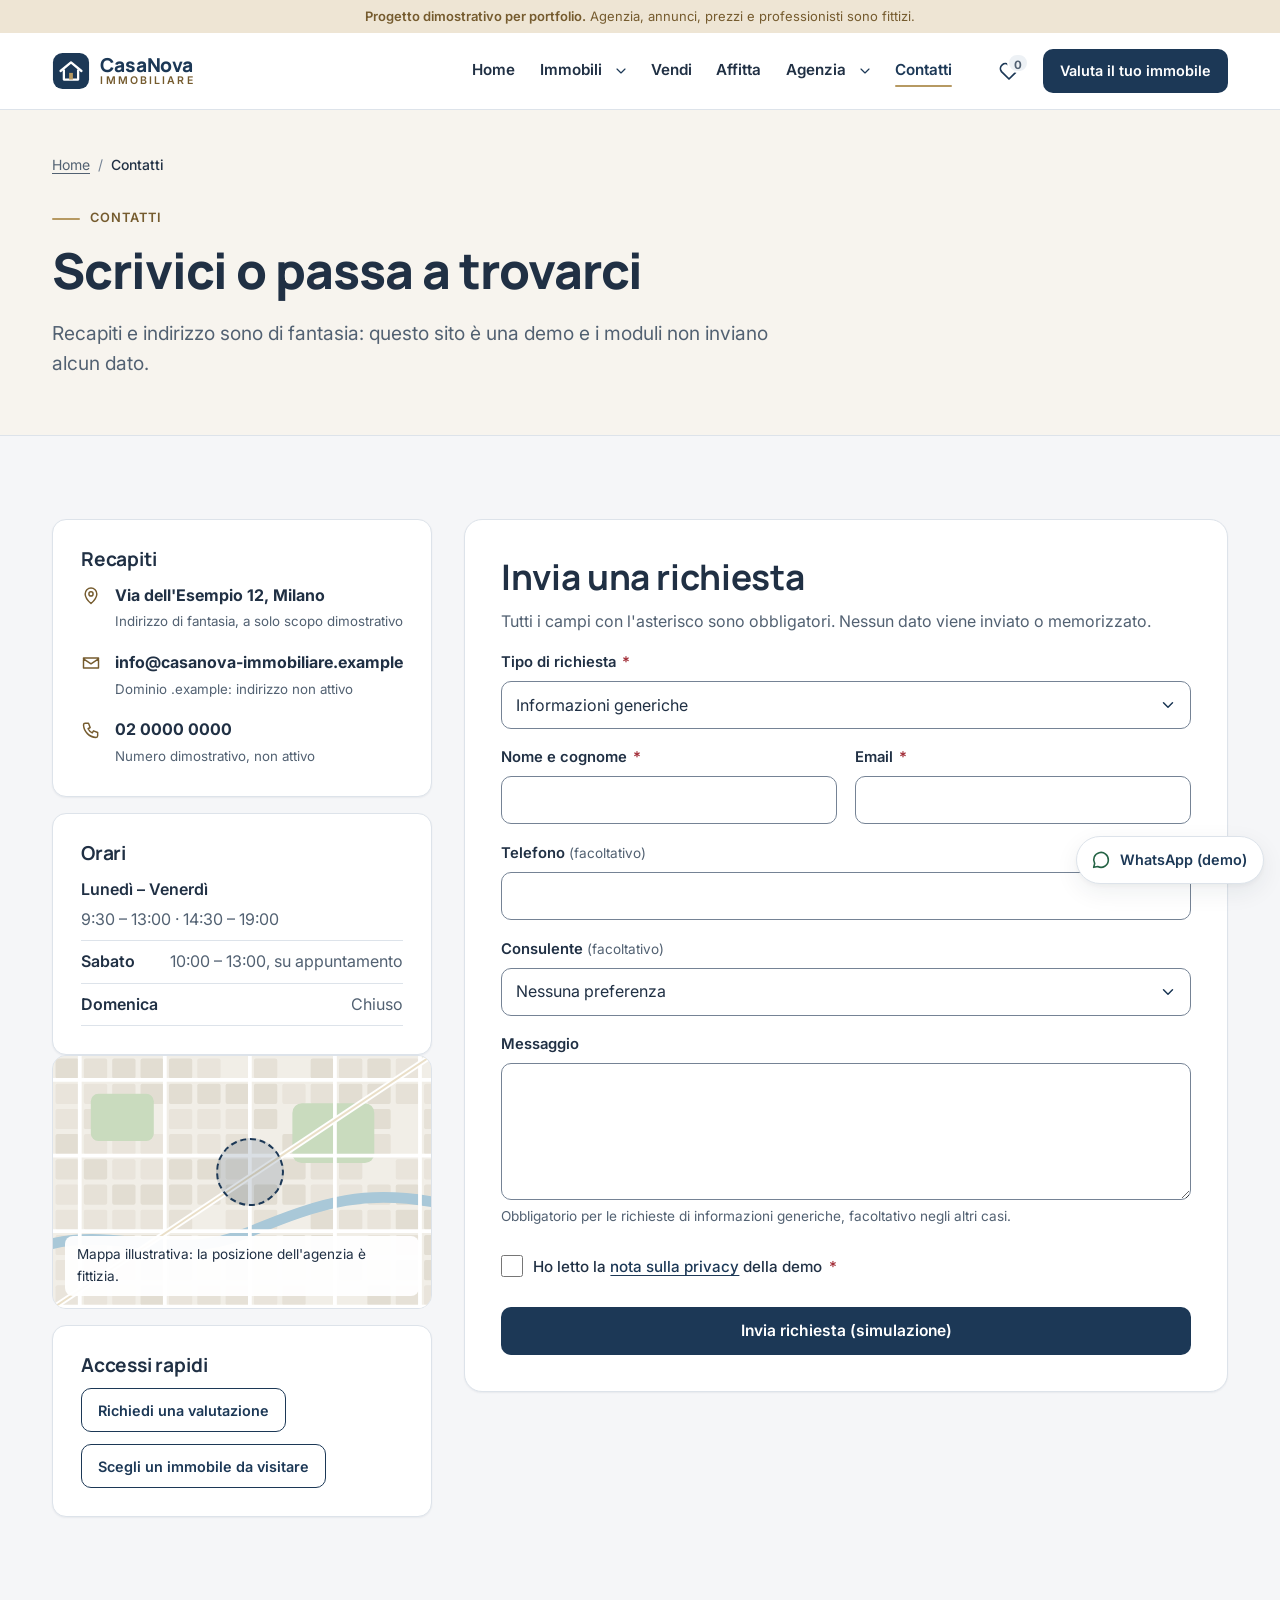
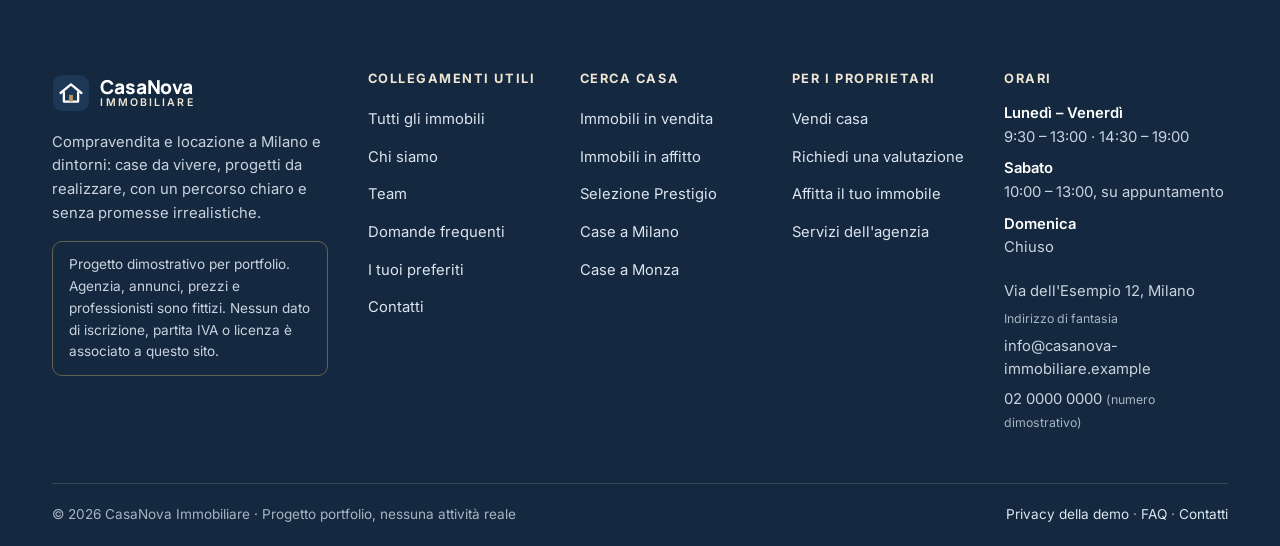
<file: contatti.html>
<!DOCTYPE html>
<html lang="it">
<head>
<meta charset="utf-8">
<meta name="viewport" content="width=device-width, initial-scale=1, viewport-fit=cover">
<title>Contatti | CasaNova Immobiliare</title>
<meta name="description" content="Contatti, orari e modulo di richiesta dimostrativo di CasaNova Immobiliare.">
<meta name="theme-color" content="#FFFFFF">
<meta name="format-detection" content="telephone=no">
<link rel="icon" href="assets/images/favicon.svg" type="image/svg+xml">
<link rel="apple-touch-icon" href="assets/images/apple-touch-icon.png">
<link rel="preconnect" href="https://fonts.googleapis.com">
<link rel="preconnect" href="https://fonts.gstatic.com" crossorigin>
<link rel="stylesheet" href="https://fonts.googleapis.com/css2?family=Inter:wght@400;500;600;700&amp;family=Manrope:wght@600;700;800&amp;display=swap">
<link rel="stylesheet" href="css/base.css">
<link rel="stylesheet" href="css/components.css">
<link rel="stylesheet" href="css/pages.css">
<script defer src="js/data.js"></script>
<script defer src="js/favorites.js"></script>
<script defer src="js/main.js"></script>
<script defer src="js/forms.js"></script>
</head>
<body>
<a class="skip-link" href="#main">Vai al contenuto principale</a>
<div class="demo-bar"><strong>Progetto dimostrativo per portfolio.</strong> Agenzia, annunci, prezzi e professionisti sono fittizi.</div>
<header class="site-header">
  <div class="container site-header__inner">
    <a class="logo" href="index.html" aria-label="CasaNova Immobiliare, torna alla home"><svg class="logo__mark" viewBox="0 0 40 40" aria-hidden="true" focusable="false"><rect x="1" y="1" width="38" height="38" rx="10" fill="#1C3856"/><path d="M9 20 20 11l11 9" fill="none" stroke="#fff" stroke-width="2.4" stroke-linejoin="round" stroke-linecap="round"/><path d="M12.5 18.5V29h15V18.5" fill="none" stroke="#fff" stroke-width="2.4" stroke-linejoin="round"/><rect x="18" y="22" width="4" height="7" fill="#B69962"/></svg><span class="logo__text" aria-hidden="true"><span class="logo__name">CasaNova</span><span class="logo__sub">Immobiliare</span></span></a>
    <nav class="main-nav" aria-label="Navigazione principale">
      <div class="main-nav__panel" id="nav-panel">
        <div class="main-nav__head">
          <a class="logo" href="index.html" aria-label="CasaNova Immobiliare, torna alla home (menu)"><svg class="logo__mark" viewBox="0 0 40 40" aria-hidden="true" focusable="false"><rect x="1" y="1" width="38" height="38" rx="10" fill="#1C3856"/><path d="M9 20 20 11l11 9" fill="none" stroke="#fff" stroke-width="2.4" stroke-linejoin="round" stroke-linecap="round"/><path d="M12.5 18.5V29h15V18.5" fill="none" stroke="#fff" stroke-width="2.4" stroke-linejoin="round"/><rect x="18" y="22" width="4" height="7" fill="#B69962"/></svg><span class="logo__text" aria-hidden="true"><span class="logo__name">CasaNova</span><span class="logo__sub">Immobiliare</span></span></a>
          <button type="button" class="icon-btn nav-close" aria-label="Chiudi menu"><svg class="icon " viewBox="0 0 24 24" aria-hidden="true" focusable="false"><path d="M6 6l12 12M18 6 6 18"/></svg></button>
        </div>
        <div class="main-nav__scroll">
          <ul class="main-nav__list">
            <li><a class="main-nav__link" href="index.html">Home</a></li><li class="has-sub"><div class="main-nav__row"><a class="main-nav__link" href="immobili.html">Immobili</a><button type="button" class="sub-toggle" aria-expanded="false" aria-controls="sub-immobili"><span class="visually-hidden">Mostra le voci di Immobili</span><svg class="icon icon--sm" viewBox="0 0 24 24" aria-hidden="true" focusable="false"><path d="m6 9 6 6 6-6"/></svg></button></div><ul class="submenu" id="sub-immobili" hidden><li><a href="immobili.html">Tutti gli immobili</a></li><li><a href="immobili.html?contratto=vendita">In vendita</a></li><li><a href="immobili.html?contratto=affitto">In affitto</a></li><li><a href="immobili.html?prestigio=1">Selezione Prestigio</a></li></ul></li><li><a class="main-nav__link" href="vendi.html">Vendi</a></li><li><a class="main-nav__link" href="affitta.html">Affitta</a></li><li class="has-sub"><div class="main-nav__row"><a class="main-nav__link" href="agenzia.html">Agenzia</a><button type="button" class="sub-toggle" aria-expanded="false" aria-controls="sub-agenzia"><span class="visually-hidden">Mostra le voci di Agenzia</span><svg class="icon icon--sm" viewBox="0 0 24 24" aria-hidden="true" focusable="false"><path d="m6 9 6 6 6-6"/></svg></button></div><ul class="submenu" id="sub-agenzia" hidden><li><a href="agenzia.html">Chi siamo</a></li><li><a href="team.html">Team</a></li><li><a href="servizi.html">Servizi</a></li><li><a href="faq.html">FAQ</a></li></ul></li><li><a class="main-nav__link" href="contatti.html" aria-current="page">Contatti</a></li>
          </ul>
        </div>
        <div class="main-nav__foot">
          <a class="btn btn--primary btn--block" href="vendi.html#valutazione">Valuta il tuo immobile</a>
          <p>Orari e recapiti dimostrativi nella pagina <a href="contatti.html">Contatti</a>.</p>
        </div>
      </div>
    </nav>
    <div class="site-header__actions">
      <a class="icon-btn" href="preferiti.html" data-fav-link aria-label="Preferiti"><svg class="icon " viewBox="0 0 24 24" aria-hidden="true" focusable="false"><path d="M19.5 12.6 12 20l-7.5-7.4A4.9 4.9 0 0 1 12 6.3a4.9 4.9 0 0 1 7.5 6.3z"/></svg><span class="fav-count" data-fav-count data-count="0" aria-hidden="true">0</span></a>
      <a class="btn btn--primary btn--sm header-cta" href="vendi.html#valutazione">Valuta il tuo immobile</a>
      <button type="button" class="icon-btn menu-toggle" aria-expanded="false" aria-controls="nav-panel" aria-label="Apri menu"><svg class="icon " viewBox="0 0 24 24" aria-hidden="true" focusable="false"><path d="M4 7h16M4 12h16M4 17h16"/></svg></button>
    </div>
  </div>
  <div class="nav-backdrop" hidden></div>
</header>
<main id="main" tabindex="-1">
<section class="page-hero">
  <div class="container">
    <nav class="breadcrumb" aria-label="Percorso"><ol><li><a href="index.html">Home</a></li><li><span aria-current="page">Contatti</span></li></ol></nav>
    <p class="eyebrow">Contatti</p>
    <h1>Scrivici o passa a trovarci</h1>
    <p class="lead">Recapiti e indirizzo sono di fantasia: questo sito è una demo e i moduli non inviano alcun dato.</p>
    
  </div>
</section>
<section class="section" aria-label="Recapiti e modulo di contatto">
  <div class="container contact-layout">
    <div class="stack">
      <div class="card">
        <h2 style="font-size:1.2rem">Recapiti</h2>
        <ul class="info-list">
          <li><svg class="icon " viewBox="0 0 24 24" aria-hidden="true" focusable="false"><path d="M12 21s-7-6.2-7-11.5a7 7 0 0 1 14 0C19 14.8 12 21 12 21zM12 12a2.5 2.5 0 1 0 0-5 2.5 2.5 0 0 0 0 5z"/></svg><div><strong data-agency="address">Via dell'Esempio 12, Milano</strong><small data-agency="addressNote">Indirizzo di fantasia, a solo scopo dimostrativo</small></div></li>
          <li><svg class="icon " viewBox="0 0 24 24" aria-hidden="true" focusable="false"><path d="M3 6h18v12H3zM3 7l9 6 9-6"/></svg><div><strong data-agency="email">info@casanova-immobiliare.example</strong><small>Dominio .example: indirizzo non attivo</small></div></li>
          <li><svg class="icon " viewBox="0 0 24 24" aria-hidden="true" focusable="false"><path d="M5 4h4l2 5-2.5 1.5a11 11 0 0 0 5 5L15 13l5 2v4a2 2 0 0 1-2 2A16 16 0 0 1 3 6a2 2 0 0 1 2-2z"/></svg><div><strong data-agency="phone">02 0000 0000</strong><small data-agency="phoneNote">Numero dimostrativo, non attivo</small></div></li>
        </ul>
      </div>
      <div class="card">
        <h2 style="font-size:1.2rem">Orari</h2>
        <dl class="hours" data-hours>
          <div><dt>Lunedì – Venerdì</dt><dd>9:30 – 13:00 · 14:30 – 19:00</dd></div>
          <div><dt>Sabato</dt><dd>10:00 – 13:00, su appuntamento</dd></div>
          <div><dt>Domenica</dt><dd>Chiuso</dd></div>
        </dl>
      </div>
      <figure class="map-box" style="margin:0">
        <img src="assets/images/mappa.svg" alt="Mappa illustrativa di fantasia" width="1200" height="800" loading="lazy">
        <span class="map-area" style="left:52%;top:46%;width:18%" aria-hidden="true"></span>
        <figcaption class="map-label">Mappa illustrativa: la posizione dell'agenzia è fittizia.</figcaption>
      </figure>
      <div class="card">
        <h2 style="font-size:1.2rem">Accessi rapidi</h2>
        <div class="btn-row"><a class="btn btn--secondary btn--sm" href="vendi.html#valutazione">Richiedi una valutazione</a><a class="btn btn--secondary btn--sm" href="immobili.html">Scegli un immobile da visitare</a></div>
      </div>
    </div>
    <div class="form-card">
      <h2>Invia una richiesta</h2>
      <p>Tutti i campi con l'asterisco sono obbligatori. Nessun dato viene inviato o memorizzato.</p>
      <form class="form" data-demo-form data-contact-form novalidate data-success-extra="Eventuali preferenze di data e orario non sono disponibilità confermate.">
        <div class="field"><label for="c-tipo">Tipo di richiesta <span class="req" aria-hidden="true">*</span></label>
          <select class="select" id="c-tipo" name="tipo" required data-label="il tipo di richiesta">
            <option value="info">Informazioni generiche</option><option value="visita">Visita a un immobile</option><option value="vendita">Vendita</option><option value="affitto">Affitto</option><option value="valutazione">Valutazione</option>
          </select></div>
        <div data-ref hidden></div>
        <div class="notice notice--warm" data-valuation-hint hidden><svg class="icon " viewBox="0 0 24 24" aria-hidden="true" focusable="false"><path d="M12 21a9 9 0 1 0 0-18 9 9 0 0 0 0 18zM12 11v6M12 7.5v.01"/></svg><p>Per vendita e valutazione puoi usare anche il <a href="vendi.html#valutazione">modulo dedicato</a>, con qualche dettaglio in più sull'immobile.</p></div>
        <fieldset data-visit-fields hidden>
          <legend class="label">Preferenze per la visita</legend>
          <div class="form-row form-row--2">
            <div class="field"><label for="c-data">Data preferita <span class="optional">(facoltativa)</span></label><input class="input" id="c-data" name="data" type="date" data-min-today></div>
            <div class="field"><label for="c-fascia">Fascia oraria preferita</label><select class="select" id="c-fascia" name="fascia"><option value="">Nessuna preferenza</option><option>Mattina (9–12)</option><option>Pausa pranzo (12–14)</option><option>Pomeriggio (14–18)</option><option>Tardo pomeriggio (18–19:30)</option></select></div>
          </div>
          <p class="field-hint">Data e fascia oraria sono preferenze, non disponibilità confermate.</p>
        </fieldset>
        <div class="form-row form-row--2">
  <div class="field"><label for="c-nome">Nome e cognome <span class="req" aria-hidden="true">*</span></label><input class="input" id="c-nome" name="nome" autocomplete="name" required data-label="nome e cognome" maxlength="80"></div>
  <div class="field"><label for="c-email">Email <span class="req" aria-hidden="true">*</span></label><input class="input" id="c-email" name="email" type="email" inputmode="email" autocomplete="email" required data-label="l'indirizzo email" maxlength="120"></div>
</div>
<div class="field"><label for="c-tel">Telefono <span class="optional">(facoltativo)</span></label><input class="input" id="c-tel" name="telefono" type="tel" inputmode="tel" autocomplete="tel" maxlength="20"></div>
        <div class="field"><label for="c-agente">Consulente <span class="optional">(facoltativo)</span></label><select class="select" id="c-agente" name="agente"><option value="">Nessuna preferenza</option></select></div>
        <div class="field"><label for="c-msg">Messaggio</label><textarea class="textarea" id="c-msg" name="messaggio" rows="5" maxlength="1500" data-required-when="tipo=info" data-label="il messaggio" aria-describedby="c-msg-hint"></textarea><p class="field-hint" id="c-msg-hint">Obbligatorio per le richieste di informazioni generiche, facoltativo negli altri casi.</p></div>
        <label class="check"><input type="checkbox" name="privacy" id="c-privacy" required data-label="presa visione della nota sulla privacy"><span>Ho letto la <a href="privacy.html">nota sulla privacy</a> della demo <span class="req" aria-hidden="true">*</span></span></label>
        <button type="submit" class="btn btn--primary">Invia richiesta (simulazione)</button>
      </form>
    </div>
  </div>
</section>
</main>

<footer class="site-footer">
  <div class="container">
    <div class="footer-grid">
      <div class="footer-brand">
        <a class="logo" href="index.html" aria-label="CasaNova Immobiliare, torna alla home"><svg class="logo__mark" viewBox="0 0 40 40" aria-hidden="true" focusable="false"><rect x="1" y="1" width="38" height="38" rx="10" fill="#1C3856"/><path d="M9 20 20 11l11 9" fill="none" stroke="#fff" stroke-width="2.4" stroke-linejoin="round" stroke-linecap="round"/><path d="M12.5 18.5V29h15V18.5" fill="none" stroke="#fff" stroke-width="2.4" stroke-linejoin="round"/><rect x="18" y="22" width="4" height="7" fill="#B69962"/></svg><span class="logo__text" aria-hidden="true"><span class="logo__name">CasaNova</span><span class="logo__sub">Immobiliare</span></span></a>
        <p>Compravendita e locazione a Milano e dintorni: case da vivere, progetti da realizzare, con un percorso chiaro e senza promesse irrealistiche.</p>
        <p class="footer-note">Progetto dimostrativo per portfolio. Agenzia, annunci, prezzi e professionisti sono fittizi. Nessun dato di iscrizione, partita IVA o licenza è associato a questo sito.</p>
      </div>
      <div>
        <h2>Collegamenti utili</h2>
        <ul class="footer-links">
          <li><a href="immobili.html">Tutti gli immobili</a></li>
          <li><a href="agenzia.html">Chi siamo</a></li>
          <li><a href="team.html">Team</a></li>
          <li><a href="faq.html">Domande frequenti</a></li>
          <li><a href="preferiti.html">I tuoi preferiti</a></li>
          <li><a href="contatti.html">Contatti</a></li>
        </ul>
      </div>
      <div>
        <h2>Cerca casa</h2>
        <ul class="footer-links">
          <li><a href="immobili.html?contratto=vendita">Immobili in vendita</a></li>
          <li><a href="immobili.html?contratto=affitto">Immobili in affitto</a></li>
          <li><a href="immobili.html?prestigio=1">Selezione Prestigio</a></li>
          <li><a href="immobili.html?comune=Milano">Case a Milano</a></li>
          <li><a href="immobili.html?comune=Monza">Case a Monza</a></li>
        </ul>
      </div>
      <div>
        <h2>Per i proprietari</h2>
        <ul class="footer-links">
          <li><a href="vendi.html">Vendi casa</a></li>
          <li><a href="vendi.html#valutazione">Richiedi una valutazione</a></li>
          <li><a href="affitta.html#proprietari">Affitta il tuo immobile</a></li>
          <li><a href="servizi.html">Servizi dell'agenzia</a></li>
        </ul>
      </div>
      <div>
        <h2>Orari</h2>
        <dl class="footer-hours" data-hours>
          <div><dt>Lunedì – Venerdì</dt><dd>9:30 – 13:00 · 14:30 – 19:00</dd></div>
          <div><dt>Sabato</dt><dd>10:00 – 13:00, su appuntamento</dd></div>
          <div><dt>Domenica</dt><dd>Chiuso</dd></div>
        </dl>
        <div class="footer-contact">
          <span data-agency="address">Via dell'Esempio 12, Milano</span>
          <small>Indirizzo di fantasia</small>
          <span data-agency="email">info@casanova-immobiliare.example</span>
          <span><span data-agency="phone">02 0000 0000</span> <small>(numero dimostrativo)</small></span>
        </div>
      </div>
    </div>
    <div class="footer-bottom">
      <p>© <span data-year>2026</span> CasaNova Immobiliare · Progetto portfolio, nessuna attività reale</p>
      <p><a href="privacy.html">Privacy della demo</a> · <a href="faq.html">FAQ</a> · <a href="contatti.html">Contatti</a></p>
    </div>
  </div>
</footer>
</body>
</html>
</file>
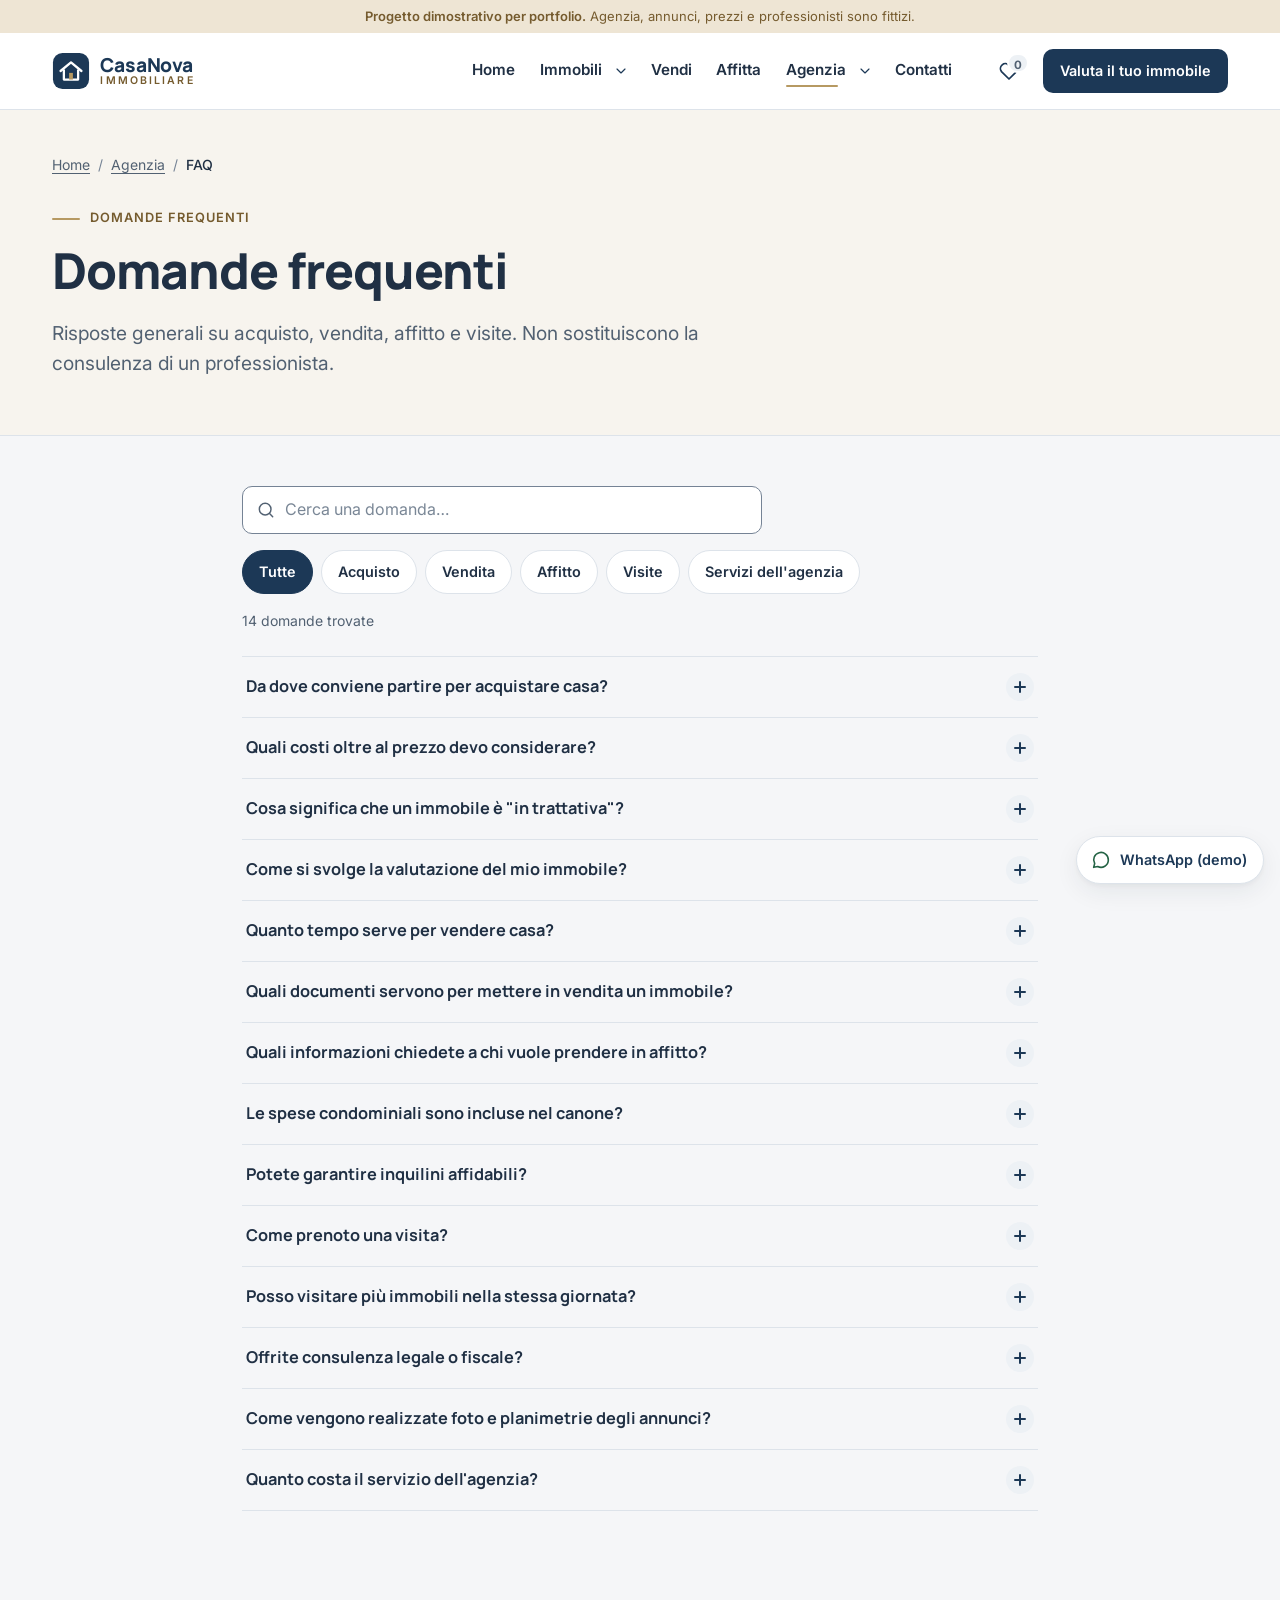
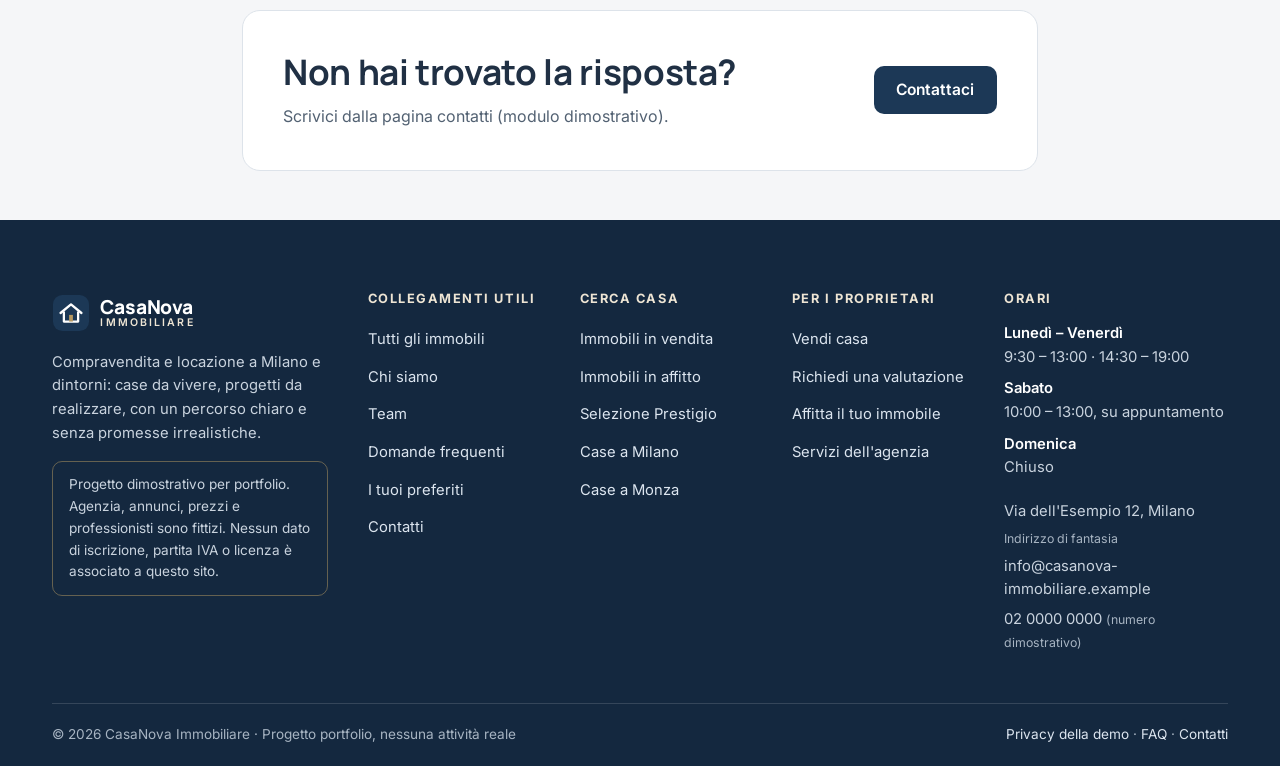
<file: faq.html>
<!DOCTYPE html>
<html lang="it">
<head>
<meta charset="utf-8">
<meta name="viewport" content="width=device-width, initial-scale=1, viewport-fit=cover">
<title>Domande frequenti | CasaNova Immobiliare</title>
<meta name="description" content="FAQ su acquisto, vendita, affitto e visite. Informazioni generali, progetto dimostrativo.">
<meta name="theme-color" content="#FFFFFF">
<meta name="format-detection" content="telephone=no">
<link rel="icon" href="assets/images/favicon.svg" type="image/svg+xml">
<link rel="apple-touch-icon" href="assets/images/apple-touch-icon.png">
<link rel="preconnect" href="https://fonts.googleapis.com">
<link rel="preconnect" href="https://fonts.gstatic.com" crossorigin>
<link rel="stylesheet" href="https://fonts.googleapis.com/css2?family=Inter:wght@400;500;600;700&amp;family=Manrope:wght@600;700;800&amp;display=swap">
<link rel="stylesheet" href="css/base.css">
<link rel="stylesheet" href="css/components.css">
<link rel="stylesheet" href="css/pages.css">
<script defer src="js/data.js"></script>
<script defer src="js/favorites.js"></script>
<script defer src="js/main.js"></script>
</head>
<body>
<a class="skip-link" href="#main">Vai al contenuto principale</a>
<div class="demo-bar"><strong>Progetto dimostrativo per portfolio.</strong> Agenzia, annunci, prezzi e professionisti sono fittizi.</div>
<header class="site-header">
  <div class="container site-header__inner">
    <a class="logo" href="index.html" aria-label="CasaNova Immobiliare, torna alla home"><svg class="logo__mark" viewBox="0 0 40 40" aria-hidden="true" focusable="false"><rect x="1" y="1" width="38" height="38" rx="10" fill="#1C3856"/><path d="M9 20 20 11l11 9" fill="none" stroke="#fff" stroke-width="2.4" stroke-linejoin="round" stroke-linecap="round"/><path d="M12.5 18.5V29h15V18.5" fill="none" stroke="#fff" stroke-width="2.4" stroke-linejoin="round"/><rect x="18" y="22" width="4" height="7" fill="#B69962"/></svg><span class="logo__text" aria-hidden="true"><span class="logo__name">CasaNova</span><span class="logo__sub">Immobiliare</span></span></a>
    <nav class="main-nav" aria-label="Navigazione principale">
      <div class="main-nav__panel" id="nav-panel">
        <div class="main-nav__head">
          <a class="logo" href="index.html" aria-label="CasaNova Immobiliare, torna alla home (menu)"><svg class="logo__mark" viewBox="0 0 40 40" aria-hidden="true" focusable="false"><rect x="1" y="1" width="38" height="38" rx="10" fill="#1C3856"/><path d="M9 20 20 11l11 9" fill="none" stroke="#fff" stroke-width="2.4" stroke-linejoin="round" stroke-linecap="round"/><path d="M12.5 18.5V29h15V18.5" fill="none" stroke="#fff" stroke-width="2.4" stroke-linejoin="round"/><rect x="18" y="22" width="4" height="7" fill="#B69962"/></svg><span class="logo__text" aria-hidden="true"><span class="logo__name">CasaNova</span><span class="logo__sub">Immobiliare</span></span></a>
          <button type="button" class="icon-btn nav-close" aria-label="Chiudi menu"><svg class="icon " viewBox="0 0 24 24" aria-hidden="true" focusable="false"><path d="M6 6l12 12M18 6 6 18"/></svg></button>
        </div>
        <div class="main-nav__scroll">
          <ul class="main-nav__list">
            <li><a class="main-nav__link" href="index.html">Home</a></li><li class="has-sub"><div class="main-nav__row"><a class="main-nav__link" href="immobili.html">Immobili</a><button type="button" class="sub-toggle" aria-expanded="false" aria-controls="sub-immobili"><span class="visually-hidden">Mostra le voci di Immobili</span><svg class="icon icon--sm" viewBox="0 0 24 24" aria-hidden="true" focusable="false"><path d="m6 9 6 6 6-6"/></svg></button></div><ul class="submenu" id="sub-immobili" hidden><li><a href="immobili.html">Tutti gli immobili</a></li><li><a href="immobili.html?contratto=vendita">In vendita</a></li><li><a href="immobili.html?contratto=affitto">In affitto</a></li><li><a href="immobili.html?prestigio=1">Selezione Prestigio</a></li></ul></li><li><a class="main-nav__link" href="vendi.html">Vendi</a></li><li><a class="main-nav__link" href="affitta.html">Affitta</a></li><li class="has-sub"><div class="main-nav__row"><a class="main-nav__link is-section" href="agenzia.html">Agenzia</a><button type="button" class="sub-toggle" aria-expanded="false" aria-controls="sub-agenzia"><span class="visually-hidden">Mostra le voci di Agenzia</span><svg class="icon icon--sm" viewBox="0 0 24 24" aria-hidden="true" focusable="false"><path d="m6 9 6 6 6-6"/></svg></button></div><ul class="submenu" id="sub-agenzia" hidden><li><a href="agenzia.html">Chi siamo</a></li><li><a href="team.html">Team</a></li><li><a href="servizi.html">Servizi</a></li><li><a href="faq.html" aria-current="page">FAQ</a></li></ul></li><li><a class="main-nav__link" href="contatti.html">Contatti</a></li>
          </ul>
        </div>
        <div class="main-nav__foot">
          <a class="btn btn--primary btn--block" href="vendi.html#valutazione">Valuta il tuo immobile</a>
          <p>Orari e recapiti dimostrativi nella pagina <a href="contatti.html">Contatti</a>.</p>
        </div>
      </div>
    </nav>
    <div class="site-header__actions">
      <a class="icon-btn" href="preferiti.html" data-fav-link aria-label="Preferiti"><svg class="icon " viewBox="0 0 24 24" aria-hidden="true" focusable="false"><path d="M19.5 12.6 12 20l-7.5-7.4A4.9 4.9 0 0 1 12 6.3a4.9 4.9 0 0 1 7.5 6.3z"/></svg><span class="fav-count" data-fav-count data-count="0" aria-hidden="true">0</span></a>
      <a class="btn btn--primary btn--sm header-cta" href="vendi.html#valutazione">Valuta il tuo immobile</a>
      <button type="button" class="icon-btn menu-toggle" aria-expanded="false" aria-controls="nav-panel" aria-label="Apri menu"><svg class="icon " viewBox="0 0 24 24" aria-hidden="true" focusable="false"><path d="M4 7h16M4 12h16M4 17h16"/></svg></button>
    </div>
  </div>
  <div class="nav-backdrop" hidden></div>
</header>
<main id="main" tabindex="-1">
<section class="page-hero">
  <div class="container">
    <nav class="breadcrumb" aria-label="Percorso"><ol><li><a href="index.html">Home</a></li><li><a href="agenzia.html">Agenzia</a></li><li><span aria-current="page">FAQ</span></li></ol></nav>
    <p class="eyebrow">Domande frequenti</p>
    <h1>Domande frequenti</h1>
    <p class="lead">Risposte generali su acquisto, vendita, affitto e visite. Non sostituiscono la consulenza di un professionista.</p>
    
  </div>
</section>
<section class="section section--tight" data-faq-page aria-label="Elenco delle domande">
  <div class="container container--narrow">
    <div class="faq-tools">
      <form role="search" aria-label="Cerca nelle FAQ" class="faq-search">
        <label class="visually-hidden" for="faq-search">Cerca una domanda</label>
        <svg class="icon " viewBox="0 0 24 24" aria-hidden="true" focusable="false"><path d="M11 18a7 7 0 1 0 0-14 7 7 0 0 0 0 14zM20 20l-4-4"/></svg><input class="input" id="faq-search" type="search" placeholder="Cerca una domanda…" autocomplete="off">
      </form>
      <div class="filter-pills" data-faq-cats role="group" aria-label="Filtra per categoria"></div>
      <p class="muted small mb-0" data-faq-status aria-live="polite"></p>
    </div>
    <div data-faq-list><noscript><div class="notice noscript-msg"><p>Per vedere gli annunci e usare filtri e preferiti abilita JavaScript nel browser.</p></div></noscript></div>
  </div>
</section>
<section class="section section--tight">
  <div class="container container--narrow"><div class="cta-light"><div><h2>Non hai trovato la risposta?</h2><p>Scrivici dalla pagina contatti (modulo dimostrativo).</p></div><a class="btn btn--primary" href="contatti.html">Contattaci</a></div></div>
</section>
</main>

<footer class="site-footer">
  <div class="container">
    <div class="footer-grid">
      <div class="footer-brand">
        <a class="logo" href="index.html" aria-label="CasaNova Immobiliare, torna alla home"><svg class="logo__mark" viewBox="0 0 40 40" aria-hidden="true" focusable="false"><rect x="1" y="1" width="38" height="38" rx="10" fill="#1C3856"/><path d="M9 20 20 11l11 9" fill="none" stroke="#fff" stroke-width="2.4" stroke-linejoin="round" stroke-linecap="round"/><path d="M12.5 18.5V29h15V18.5" fill="none" stroke="#fff" stroke-width="2.4" stroke-linejoin="round"/><rect x="18" y="22" width="4" height="7" fill="#B69962"/></svg><span class="logo__text" aria-hidden="true"><span class="logo__name">CasaNova</span><span class="logo__sub">Immobiliare</span></span></a>
        <p>Compravendita e locazione a Milano e dintorni: case da vivere, progetti da realizzare, con un percorso chiaro e senza promesse irrealistiche.</p>
        <p class="footer-note">Progetto dimostrativo per portfolio. Agenzia, annunci, prezzi e professionisti sono fittizi. Nessun dato di iscrizione, partita IVA o licenza è associato a questo sito.</p>
      </div>
      <div>
        <h2>Collegamenti utili</h2>
        <ul class="footer-links">
          <li><a href="immobili.html">Tutti gli immobili</a></li>
          <li><a href="agenzia.html">Chi siamo</a></li>
          <li><a href="team.html">Team</a></li>
          <li><a href="faq.html">Domande frequenti</a></li>
          <li><a href="preferiti.html">I tuoi preferiti</a></li>
          <li><a href="contatti.html">Contatti</a></li>
        </ul>
      </div>
      <div>
        <h2>Cerca casa</h2>
        <ul class="footer-links">
          <li><a href="immobili.html?contratto=vendita">Immobili in vendita</a></li>
          <li><a href="immobili.html?contratto=affitto">Immobili in affitto</a></li>
          <li><a href="immobili.html?prestigio=1">Selezione Prestigio</a></li>
          <li><a href="immobili.html?comune=Milano">Case a Milano</a></li>
          <li><a href="immobili.html?comune=Monza">Case a Monza</a></li>
        </ul>
      </div>
      <div>
        <h2>Per i proprietari</h2>
        <ul class="footer-links">
          <li><a href="vendi.html">Vendi casa</a></li>
          <li><a href="vendi.html#valutazione">Richiedi una valutazione</a></li>
          <li><a href="affitta.html#proprietari">Affitta il tuo immobile</a></li>
          <li><a href="servizi.html">Servizi dell'agenzia</a></li>
        </ul>
      </div>
      <div>
        <h2>Orari</h2>
        <dl class="footer-hours" data-hours>
          <div><dt>Lunedì – Venerdì</dt><dd>9:30 – 13:00 · 14:30 – 19:00</dd></div>
          <div><dt>Sabato</dt><dd>10:00 – 13:00, su appuntamento</dd></div>
          <div><dt>Domenica</dt><dd>Chiuso</dd></div>
        </dl>
        <div class="footer-contact">
          <span data-agency="address">Via dell'Esempio 12, Milano</span>
          <small>Indirizzo di fantasia</small>
          <span data-agency="email">info@casanova-immobiliare.example</span>
          <span><span data-agency="phone">02 0000 0000</span> <small>(numero dimostrativo)</small></span>
        </div>
      </div>
    </div>
    <div class="footer-bottom">
      <p>© <span data-year>2026</span> CasaNova Immobiliare · Progetto portfolio, nessuna attività reale</p>
      <p><a href="privacy.html">Privacy della demo</a> · <a href="faq.html">FAQ</a> · <a href="contatti.html">Contatti</a></p>
    </div>
  </div>
</footer>
</body>
</html>
</file>
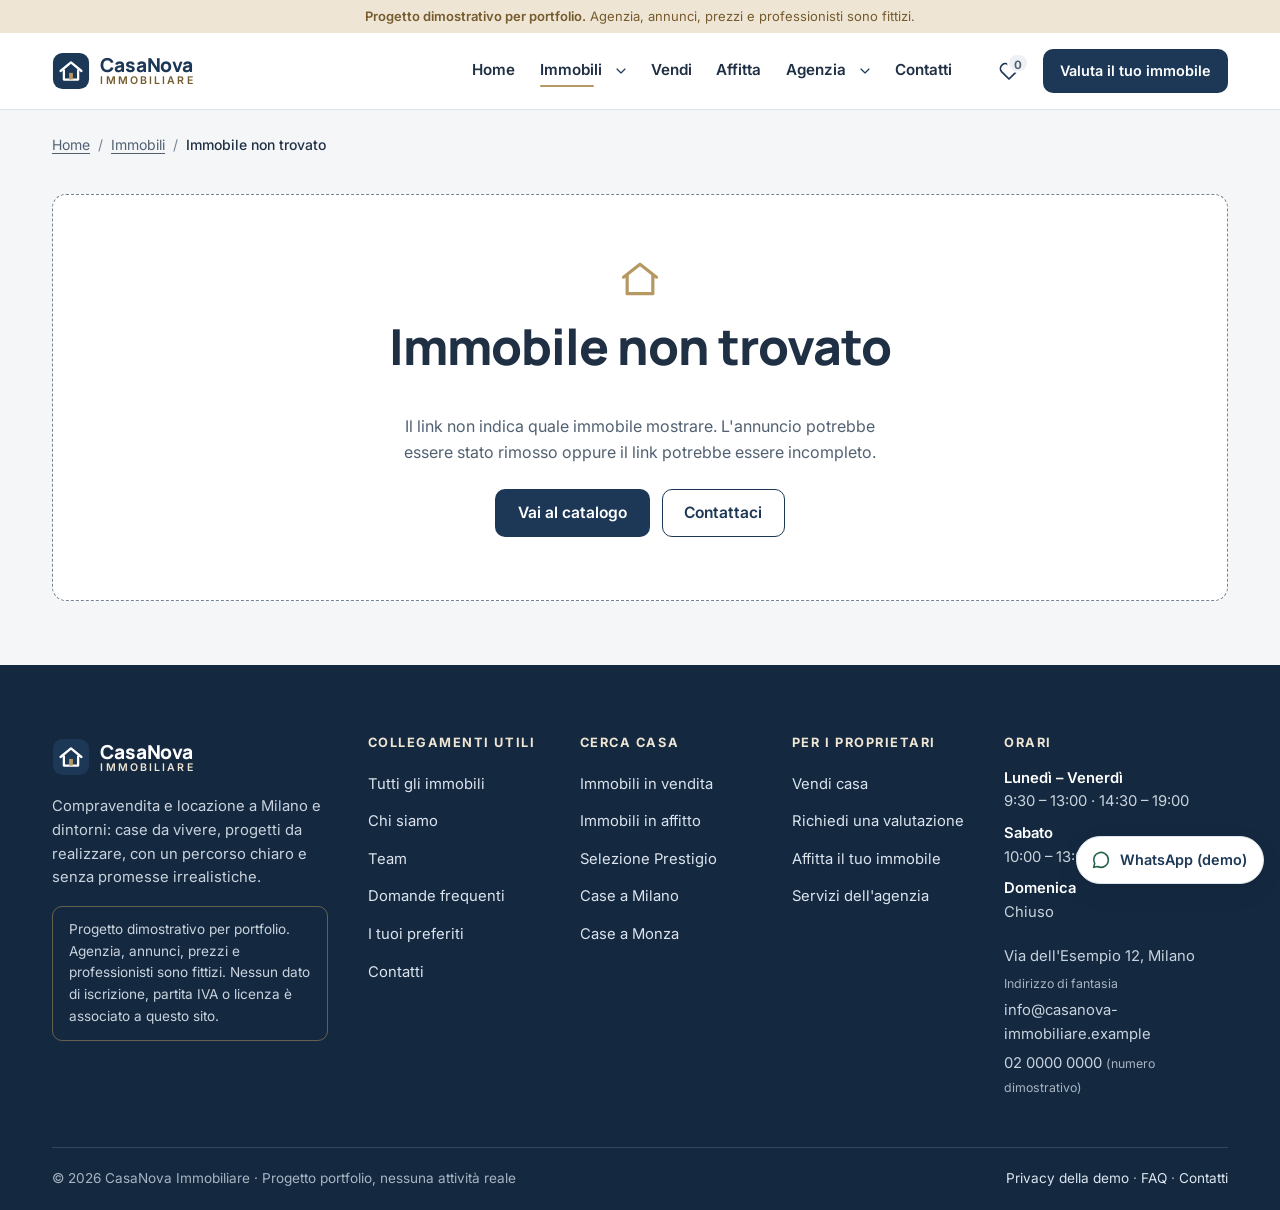
<file: immobile.html>
<!DOCTYPE html>
<html lang="it">
<head>
<meta charset="utf-8">
<meta name="viewport" content="width=device-width, initial-scale=1, viewport-fit=cover">
<title>Scheda immobile | CasaNova Immobiliare</title>
<meta name="description" content="Scheda di un immobile dimostrativo CasaNova Immobiliare.">
<meta name="theme-color" content="#FFFFFF">
<meta name="format-detection" content="telephone=no">
<link rel="icon" href="assets/images/favicon.svg" type="image/svg+xml">
<link rel="apple-touch-icon" href="assets/images/apple-touch-icon.png">
<link rel="preconnect" href="https://fonts.googleapis.com">
<link rel="preconnect" href="https://fonts.gstatic.com" crossorigin>
<link rel="stylesheet" href="https://fonts.googleapis.com/css2?family=Inter:wght@400;500;600;700&amp;family=Manrope:wght@600;700;800&amp;display=swap">
<link rel="stylesheet" href="css/base.css">
<link rel="stylesheet" href="css/components.css">
<link rel="stylesheet" href="css/pages.css">
<script defer src="js/data.js"></script>
<script defer src="js/favorites.js"></script>
<script defer src="js/main.js"></script>
<script defer src="js/gallery.js"></script>
<script defer src="js/forms.js"></script>
<script defer src="js/property-detail.js"></script>
</head>
<body>
<a class="skip-link" href="#main">Vai al contenuto principale</a>
<div class="demo-bar"><strong>Progetto dimostrativo per portfolio.</strong> Agenzia, annunci, prezzi e professionisti sono fittizi.</div>
<header class="site-header">
  <div class="container site-header__inner">
    <a class="logo" href="index.html" aria-label="CasaNova Immobiliare, torna alla home"><svg class="logo__mark" viewBox="0 0 40 40" aria-hidden="true" focusable="false"><rect x="1" y="1" width="38" height="38" rx="10" fill="#1C3856"/><path d="M9 20 20 11l11 9" fill="none" stroke="#fff" stroke-width="2.4" stroke-linejoin="round" stroke-linecap="round"/><path d="M12.5 18.5V29h15V18.5" fill="none" stroke="#fff" stroke-width="2.4" stroke-linejoin="round"/><rect x="18" y="22" width="4" height="7" fill="#B69962"/></svg><span class="logo__text" aria-hidden="true"><span class="logo__name">CasaNova</span><span class="logo__sub">Immobiliare</span></span></a>
    <nav class="main-nav" aria-label="Navigazione principale">
      <div class="main-nav__panel" id="nav-panel">
        <div class="main-nav__head">
          <a class="logo" href="index.html" aria-label="CasaNova Immobiliare, torna alla home (menu)"><svg class="logo__mark" viewBox="0 0 40 40" aria-hidden="true" focusable="false"><rect x="1" y="1" width="38" height="38" rx="10" fill="#1C3856"/><path d="M9 20 20 11l11 9" fill="none" stroke="#fff" stroke-width="2.4" stroke-linejoin="round" stroke-linecap="round"/><path d="M12.5 18.5V29h15V18.5" fill="none" stroke="#fff" stroke-width="2.4" stroke-linejoin="round"/><rect x="18" y="22" width="4" height="7" fill="#B69962"/></svg><span class="logo__text" aria-hidden="true"><span class="logo__name">CasaNova</span><span class="logo__sub">Immobiliare</span></span></a>
          <button type="button" class="icon-btn nav-close" aria-label="Chiudi menu"><svg class="icon " viewBox="0 0 24 24" aria-hidden="true" focusable="false"><path d="M6 6l12 12M18 6 6 18"/></svg></button>
        </div>
        <div class="main-nav__scroll">
          <ul class="main-nav__list">
            <li><a class="main-nav__link" href="index.html">Home</a></li><li class="has-sub"><div class="main-nav__row"><a class="main-nav__link is-section" href="immobili.html">Immobili</a><button type="button" class="sub-toggle" aria-expanded="false" aria-controls="sub-immobili"><span class="visually-hidden">Mostra le voci di Immobili</span><svg class="icon icon--sm" viewBox="0 0 24 24" aria-hidden="true" focusable="false"><path d="m6 9 6 6 6-6"/></svg></button></div><ul class="submenu" id="sub-immobili" hidden><li><a href="immobili.html">Tutti gli immobili</a></li><li><a href="immobili.html?contratto=vendita">In vendita</a></li><li><a href="immobili.html?contratto=affitto">In affitto</a></li><li><a href="immobili.html?prestigio=1">Selezione Prestigio</a></li></ul></li><li><a class="main-nav__link" href="vendi.html">Vendi</a></li><li><a class="main-nav__link" href="affitta.html">Affitta</a></li><li class="has-sub"><div class="main-nav__row"><a class="main-nav__link" href="agenzia.html">Agenzia</a><button type="button" class="sub-toggle" aria-expanded="false" aria-controls="sub-agenzia"><span class="visually-hidden">Mostra le voci di Agenzia</span><svg class="icon icon--sm" viewBox="0 0 24 24" aria-hidden="true" focusable="false"><path d="m6 9 6 6 6-6"/></svg></button></div><ul class="submenu" id="sub-agenzia" hidden><li><a href="agenzia.html">Chi siamo</a></li><li><a href="team.html">Team</a></li><li><a href="servizi.html">Servizi</a></li><li><a href="faq.html">FAQ</a></li></ul></li><li><a class="main-nav__link" href="contatti.html">Contatti</a></li>
          </ul>
        </div>
        <div class="main-nav__foot">
          <a class="btn btn--primary btn--block" href="vendi.html#valutazione">Valuta il tuo immobile</a>
          <p>Orari e recapiti dimostrativi nella pagina <a href="contatti.html">Contatti</a>.</p>
        </div>
      </div>
    </nav>
    <div class="site-header__actions">
      <a class="icon-btn" href="preferiti.html" data-fav-link aria-label="Preferiti"><svg class="icon " viewBox="0 0 24 24" aria-hidden="true" focusable="false"><path d="M19.5 12.6 12 20l-7.5-7.4A4.9 4.9 0 0 1 12 6.3a4.9 4.9 0 0 1 7.5 6.3z"/></svg><span class="fav-count" data-fav-count data-count="0" aria-hidden="true">0</span></a>
      <a class="btn btn--primary btn--sm header-cta" href="vendi.html#valutazione">Valuta il tuo immobile</a>
      <button type="button" class="icon-btn menu-toggle" aria-expanded="false" aria-controls="nav-panel" aria-label="Apri menu"><svg class="icon " viewBox="0 0 24 24" aria-hidden="true" focusable="false"><path d="M4 7h16M4 12h16M4 17h16"/></svg></button>
    </div>
  </div>
  <div class="nav-backdrop" hidden></div>
</header>
<main id="main" tabindex="-1">
<div class="container" id="property-root">
  <h1 class="visually-hidden">Scheda immobile</h1>
  <p class="detail-top muted">Caricamento della scheda…</p>
  <noscript><div class="notice noscript-msg"><p>Per vedere gli annunci e usare filtri e preferiti abilita JavaScript nel browser.</p></div></noscript>
</div>
</main>
<div class="mobile-bar" hidden></div>
<footer class="site-footer">
  <div class="container">
    <div class="footer-grid">
      <div class="footer-brand">
        <a class="logo" href="index.html" aria-label="CasaNova Immobiliare, torna alla home"><svg class="logo__mark" viewBox="0 0 40 40" aria-hidden="true" focusable="false"><rect x="1" y="1" width="38" height="38" rx="10" fill="#1C3856"/><path d="M9 20 20 11l11 9" fill="none" stroke="#fff" stroke-width="2.4" stroke-linejoin="round" stroke-linecap="round"/><path d="M12.5 18.5V29h15V18.5" fill="none" stroke="#fff" stroke-width="2.4" stroke-linejoin="round"/><rect x="18" y="22" width="4" height="7" fill="#B69962"/></svg><span class="logo__text" aria-hidden="true"><span class="logo__name">CasaNova</span><span class="logo__sub">Immobiliare</span></span></a>
        <p>Compravendita e locazione a Milano e dintorni: case da vivere, progetti da realizzare, con un percorso chiaro e senza promesse irrealistiche.</p>
        <p class="footer-note">Progetto dimostrativo per portfolio. Agenzia, annunci, prezzi e professionisti sono fittizi. Nessun dato di iscrizione, partita IVA o licenza è associato a questo sito.</p>
      </div>
      <div>
        <h2>Collegamenti utili</h2>
        <ul class="footer-links">
          <li><a href="immobili.html">Tutti gli immobili</a></li>
          <li><a href="agenzia.html">Chi siamo</a></li>
          <li><a href="team.html">Team</a></li>
          <li><a href="faq.html">Domande frequenti</a></li>
          <li><a href="preferiti.html">I tuoi preferiti</a></li>
          <li><a href="contatti.html">Contatti</a></li>
        </ul>
      </div>
      <div>
        <h2>Cerca casa</h2>
        <ul class="footer-links">
          <li><a href="immobili.html?contratto=vendita">Immobili in vendita</a></li>
          <li><a href="immobili.html?contratto=affitto">Immobili in affitto</a></li>
          <li><a href="immobili.html?prestigio=1">Selezione Prestigio</a></li>
          <li><a href="immobili.html?comune=Milano">Case a Milano</a></li>
          <li><a href="immobili.html?comune=Monza">Case a Monza</a></li>
        </ul>
      </div>
      <div>
        <h2>Per i proprietari</h2>
        <ul class="footer-links">
          <li><a href="vendi.html">Vendi casa</a></li>
          <li><a href="vendi.html#valutazione">Richiedi una valutazione</a></li>
          <li><a href="affitta.html#proprietari">Affitta il tuo immobile</a></li>
          <li><a href="servizi.html">Servizi dell'agenzia</a></li>
        </ul>
      </div>
      <div>
        <h2>Orari</h2>
        <dl class="footer-hours" data-hours>
          <div><dt>Lunedì – Venerdì</dt><dd>9:30 – 13:00 · 14:30 – 19:00</dd></div>
          <div><dt>Sabato</dt><dd>10:00 – 13:00, su appuntamento</dd></div>
          <div><dt>Domenica</dt><dd>Chiuso</dd></div>
        </dl>
        <div class="footer-contact">
          <span data-agency="address">Via dell'Esempio 12, Milano</span>
          <small>Indirizzo di fantasia</small>
          <span data-agency="email">info@casanova-immobiliare.example</span>
          <span><span data-agency="phone">02 0000 0000</span> <small>(numero dimostrativo)</small></span>
        </div>
      </div>
    </div>
    <div class="footer-bottom">
      <p>© <span data-year>2026</span> CasaNova Immobiliare · Progetto portfolio, nessuna attività reale</p>
      <p><a href="privacy.html">Privacy della demo</a> · <a href="faq.html">FAQ</a> · <a href="contatti.html">Contatti</a></p>
    </div>
  </div>
</footer>
</body>
</html>
</file>
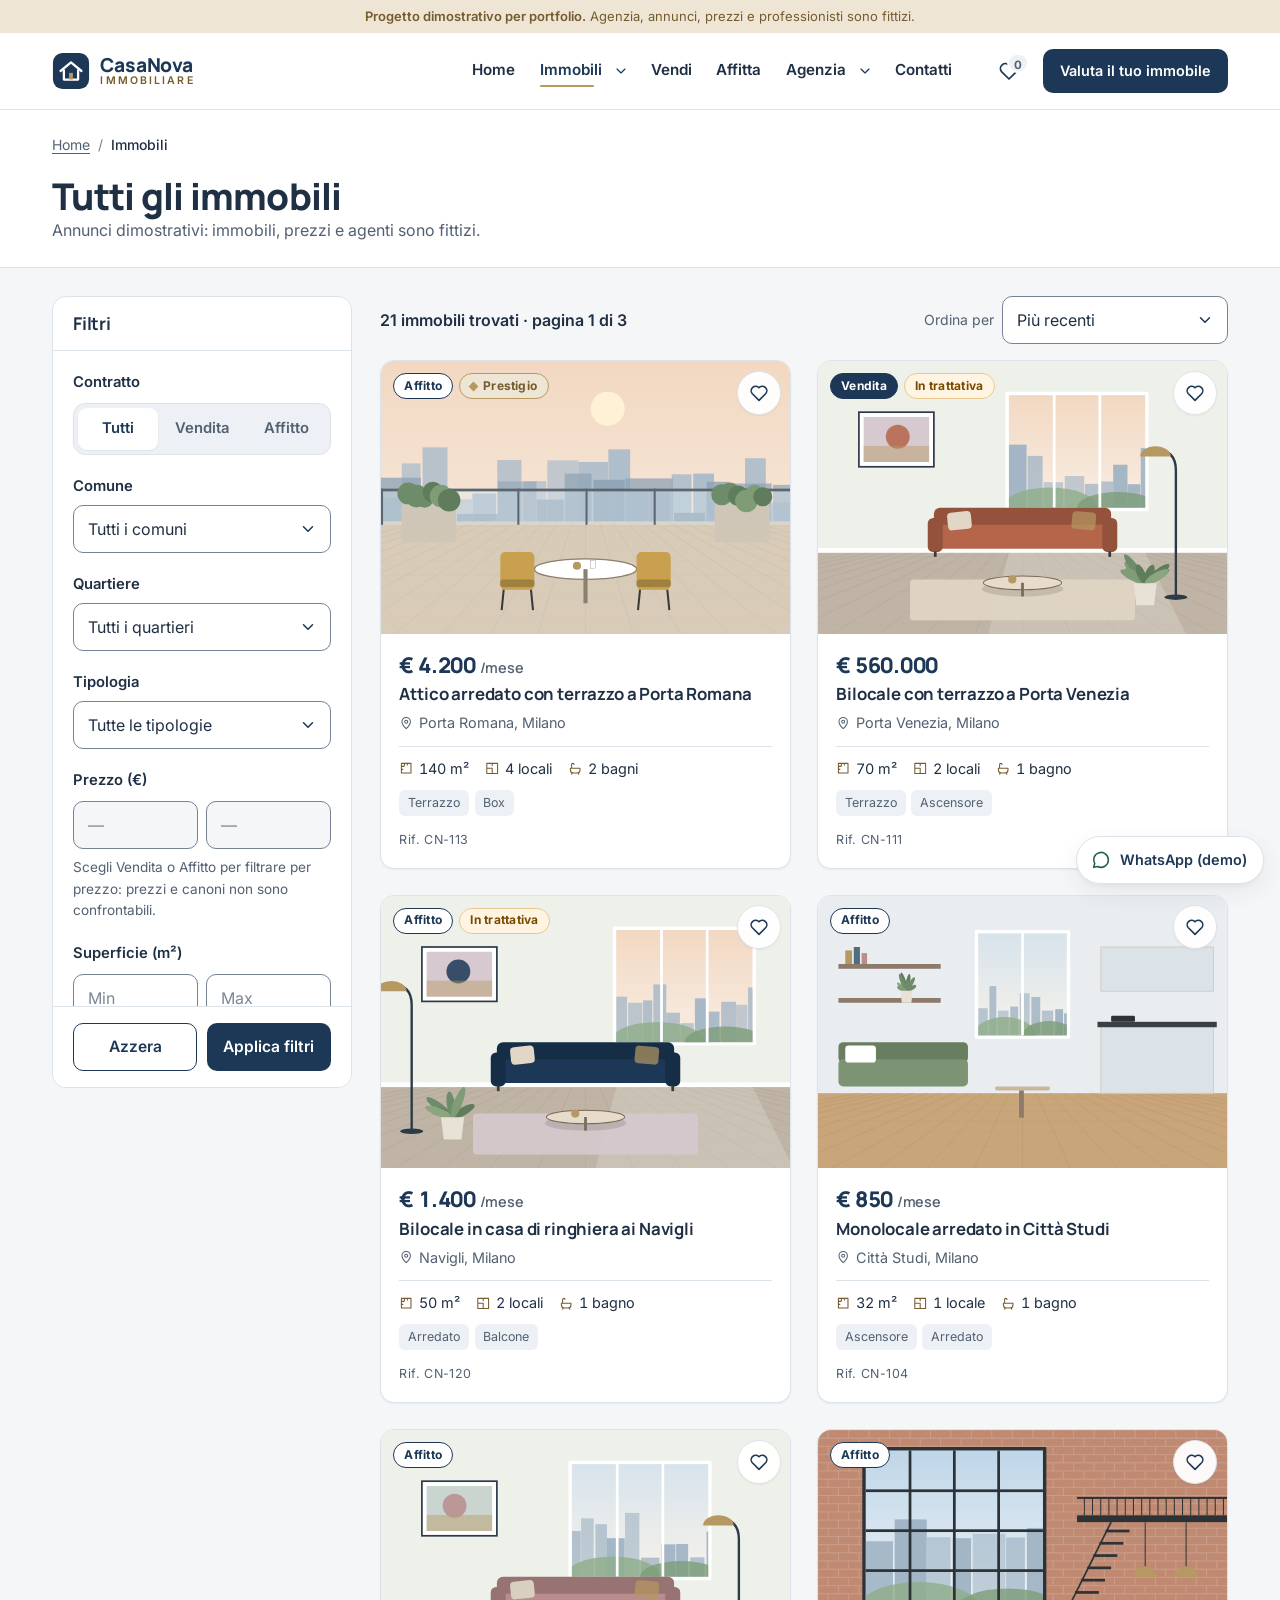
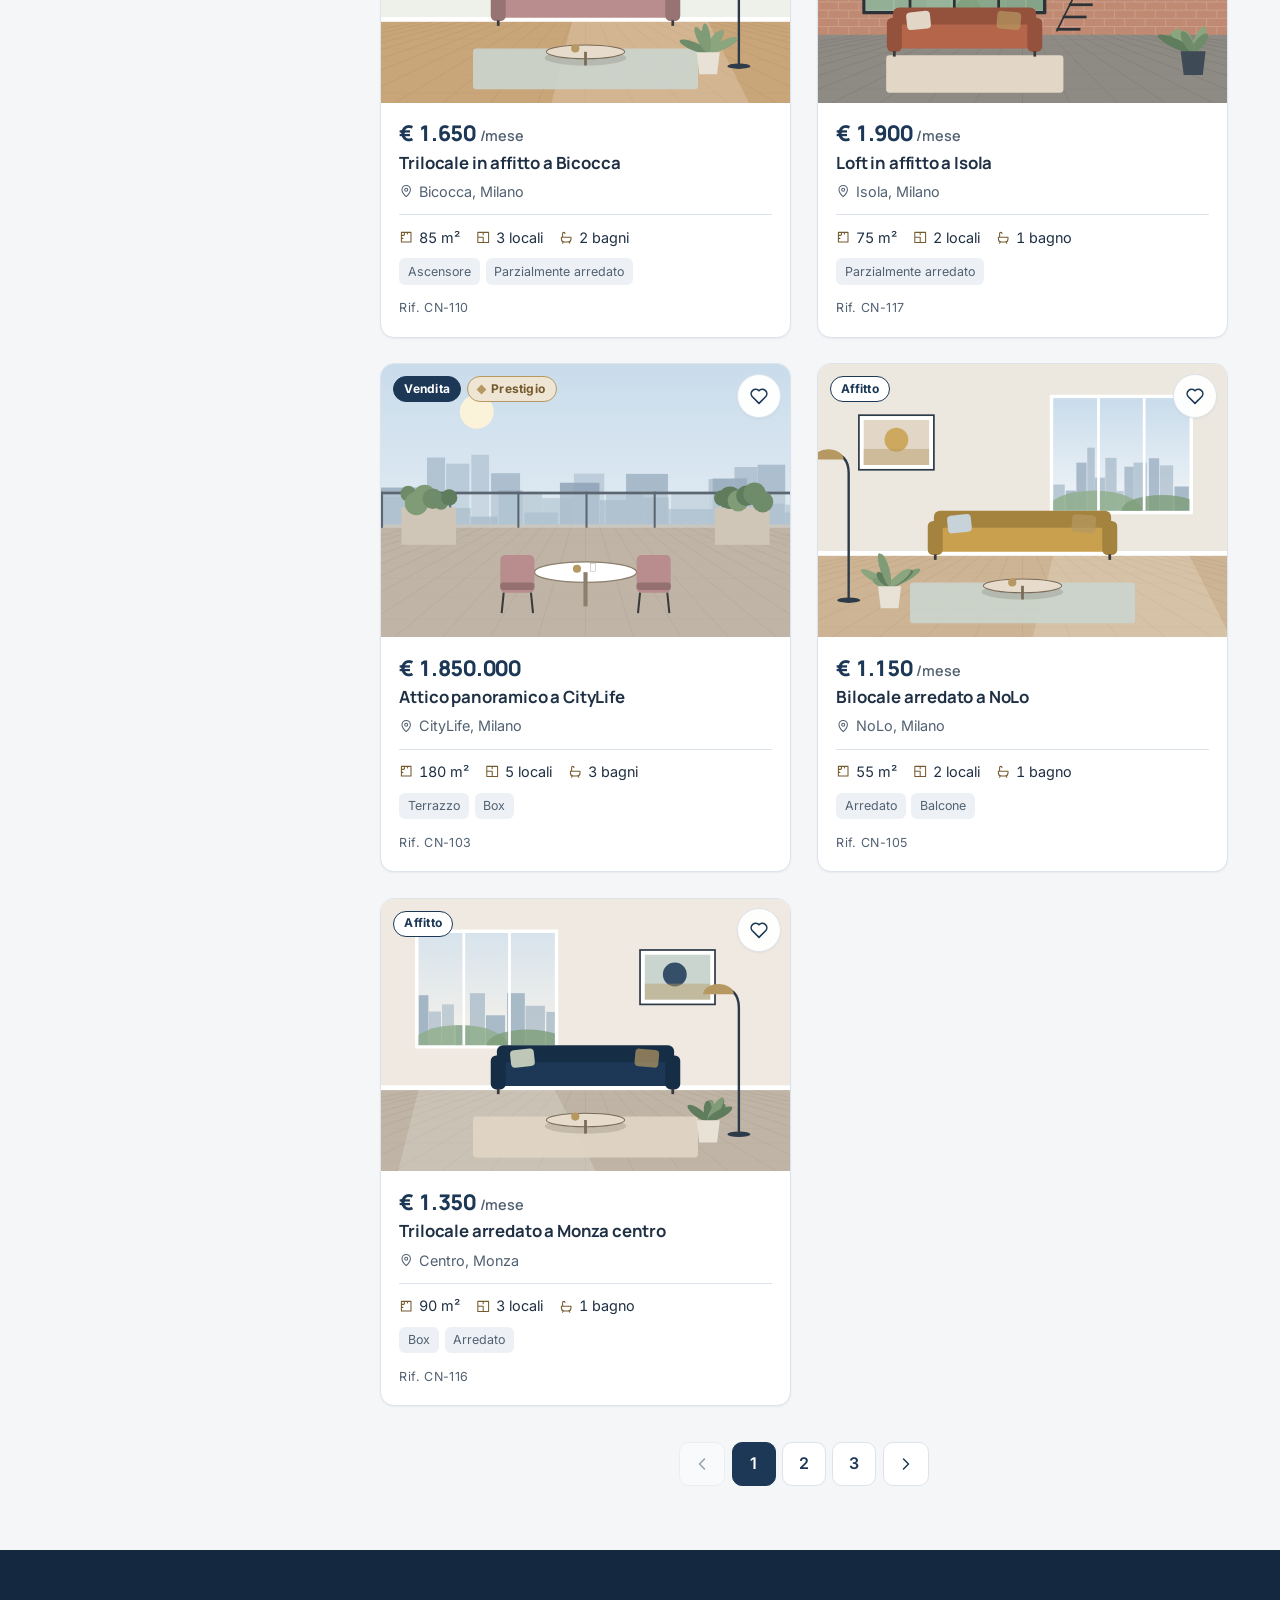
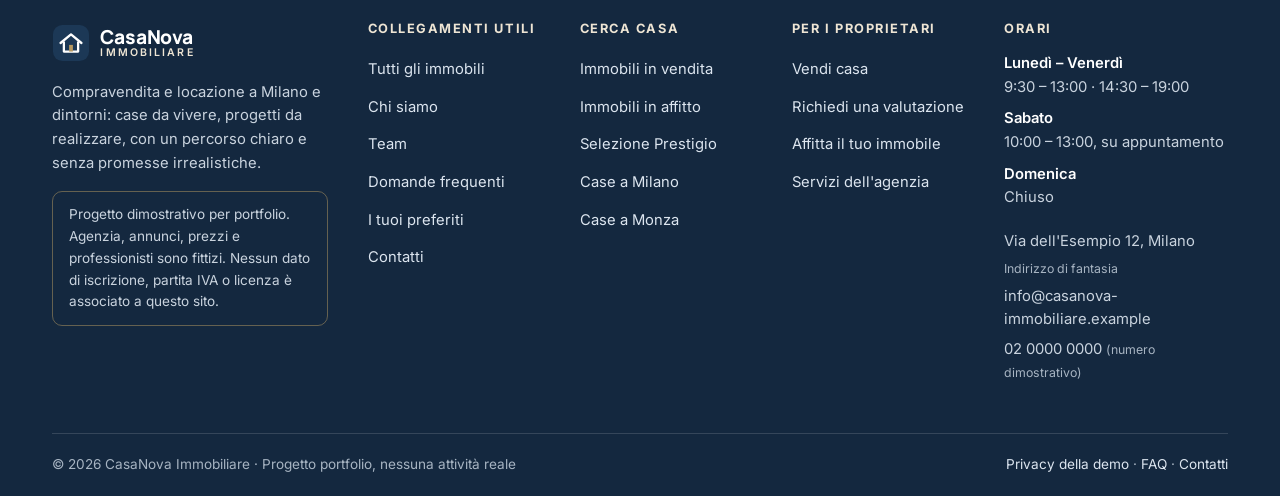
<file: immobili.html>
<!DOCTYPE html>
<html lang="it">
<head>
<meta charset="utf-8">
<meta name="viewport" content="width=device-width, initial-scale=1, viewport-fit=cover">
<title>Immobili in vendita e in affitto | CasaNova Immobiliare</title>
<meta name="description" content="Catalogo dimostrativo di immobili in vendita e in affitto a Milano e dintorni, con filtri combinabili.">
<meta name="theme-color" content="#FFFFFF">
<meta name="format-detection" content="telephone=no">
<link rel="icon" href="assets/images/favicon.svg" type="image/svg+xml">
<link rel="apple-touch-icon" href="assets/images/apple-touch-icon.png">
<link rel="preconnect" href="https://fonts.googleapis.com">
<link rel="preconnect" href="https://fonts.gstatic.com" crossorigin>
<link rel="stylesheet" href="https://fonts.googleapis.com/css2?family=Inter:wght@400;500;600;700&amp;family=Manrope:wght@600;700;800&amp;display=swap">
<link rel="stylesheet" href="css/base.css">
<link rel="stylesheet" href="css/components.css">
<link rel="stylesheet" href="css/pages.css">
<script defer src="js/data.js"></script>
<script defer src="js/favorites.js"></script>
<script defer src="js/main.js"></script>
<script defer src="js/search.js"></script>
</head>
<body>
<a class="skip-link" href="#main">Vai al contenuto principale</a>
<div class="demo-bar"><strong>Progetto dimostrativo per portfolio.</strong> Agenzia, annunci, prezzi e professionisti sono fittizi.</div>
<header class="site-header">
  <div class="container site-header__inner">
    <a class="logo" href="index.html" aria-label="CasaNova Immobiliare, torna alla home"><svg class="logo__mark" viewBox="0 0 40 40" aria-hidden="true" focusable="false"><rect x="1" y="1" width="38" height="38" rx="10" fill="#1C3856"/><path d="M9 20 20 11l11 9" fill="none" stroke="#fff" stroke-width="2.4" stroke-linejoin="round" stroke-linecap="round"/><path d="M12.5 18.5V29h15V18.5" fill="none" stroke="#fff" stroke-width="2.4" stroke-linejoin="round"/><rect x="18" y="22" width="4" height="7" fill="#B69962"/></svg><span class="logo__text" aria-hidden="true"><span class="logo__name">CasaNova</span><span class="logo__sub">Immobiliare</span></span></a>
    <nav class="main-nav" aria-label="Navigazione principale">
      <div class="main-nav__panel" id="nav-panel">
        <div class="main-nav__head">
          <a class="logo" href="index.html" aria-label="CasaNova Immobiliare, torna alla home (menu)"><svg class="logo__mark" viewBox="0 0 40 40" aria-hidden="true" focusable="false"><rect x="1" y="1" width="38" height="38" rx="10" fill="#1C3856"/><path d="M9 20 20 11l11 9" fill="none" stroke="#fff" stroke-width="2.4" stroke-linejoin="round" stroke-linecap="round"/><path d="M12.5 18.5V29h15V18.5" fill="none" stroke="#fff" stroke-width="2.4" stroke-linejoin="round"/><rect x="18" y="22" width="4" height="7" fill="#B69962"/></svg><span class="logo__text" aria-hidden="true"><span class="logo__name">CasaNova</span><span class="logo__sub">Immobiliare</span></span></a>
          <button type="button" class="icon-btn nav-close" aria-label="Chiudi menu"><svg class="icon " viewBox="0 0 24 24" aria-hidden="true" focusable="false"><path d="M6 6l12 12M18 6 6 18"/></svg></button>
        </div>
        <div class="main-nav__scroll">
          <ul class="main-nav__list">
            <li><a class="main-nav__link" href="index.html">Home</a></li><li class="has-sub"><div class="main-nav__row"><a class="main-nav__link" href="immobili.html" aria-current="page">Immobili</a><button type="button" class="sub-toggle" aria-expanded="false" aria-controls="sub-immobili"><span class="visually-hidden">Mostra le voci di Immobili</span><svg class="icon icon--sm" viewBox="0 0 24 24" aria-hidden="true" focusable="false"><path d="m6 9 6 6 6-6"/></svg></button></div><ul class="submenu" id="sub-immobili" hidden><li><a href="immobili.html">Tutti gli immobili</a></li><li><a href="immobili.html?contratto=vendita">In vendita</a></li><li><a href="immobili.html?contratto=affitto">In affitto</a></li><li><a href="immobili.html?prestigio=1">Selezione Prestigio</a></li></ul></li><li><a class="main-nav__link" href="vendi.html">Vendi</a></li><li><a class="main-nav__link" href="affitta.html">Affitta</a></li><li class="has-sub"><div class="main-nav__row"><a class="main-nav__link" href="agenzia.html">Agenzia</a><button type="button" class="sub-toggle" aria-expanded="false" aria-controls="sub-agenzia"><span class="visually-hidden">Mostra le voci di Agenzia</span><svg class="icon icon--sm" viewBox="0 0 24 24" aria-hidden="true" focusable="false"><path d="m6 9 6 6 6-6"/></svg></button></div><ul class="submenu" id="sub-agenzia" hidden><li><a href="agenzia.html">Chi siamo</a></li><li><a href="team.html">Team</a></li><li><a href="servizi.html">Servizi</a></li><li><a href="faq.html">FAQ</a></li></ul></li><li><a class="main-nav__link" href="contatti.html">Contatti</a></li>
          </ul>
        </div>
        <div class="main-nav__foot">
          <a class="btn btn--primary btn--block" href="vendi.html#valutazione">Valuta il tuo immobile</a>
          <p>Orari e recapiti dimostrativi nella pagina <a href="contatti.html">Contatti</a>.</p>
        </div>
      </div>
    </nav>
    <div class="site-header__actions">
      <a class="icon-btn" href="preferiti.html" data-fav-link aria-label="Preferiti"><svg class="icon " viewBox="0 0 24 24" aria-hidden="true" focusable="false"><path d="M19.5 12.6 12 20l-7.5-7.4A4.9 4.9 0 0 1 12 6.3a4.9 4.9 0 0 1 7.5 6.3z"/></svg><span class="fav-count" data-fav-count data-count="0" aria-hidden="true">0</span></a>
      <a class="btn btn--primary btn--sm header-cta" href="vendi.html#valutazione">Valuta il tuo immobile</a>
      <button type="button" class="icon-btn menu-toggle" aria-expanded="false" aria-controls="nav-panel" aria-label="Apri menu"><svg class="icon " viewBox="0 0 24 24" aria-hidden="true" focusable="false"><path d="M4 7h16M4 12h16M4 17h16"/></svg></button>
    </div>
  </div>
  <div class="nav-backdrop" hidden></div>
</header>
<main id="main" tabindex="-1">
<div class="catalog-head">
  <div class="container">
    <nav class="breadcrumb" aria-label="Percorso"><ol><li><a href="index.html">Home</a></li><li><span aria-current="page">Immobili</span></li></ol></nav>
    <h1 data-catalog-title>Tutti gli immobili</h1>
    <p class="muted mb-0">Annunci dimostrativi: immobili, prezzi e agenti sono fittizi.</p>
  </div>
</div>
<div class="container catalog">
  <aside class="filters" id="filters" aria-labelledby="filters-title">
    <form class="filters__form" id="filters-form" action="immobili.html" method="get" novalidate>
      <div class="filters__head">
        <h2 id="filters-title">Filtri</h2>
        <button type="button" class="icon-btn filters__close" aria-label="Chiudi filtri"><svg class="icon " viewBox="0 0 24 24" aria-hidden="true" focusable="false"><path d="M6 6l12 12M18 6 6 18"/></svg></button>
      </div>
      <div class="filters__body">
        <fieldset class="filters__group">
          <legend class="label">Contratto</legend>
          <div class="segmented">
            <label><input type="radio" name="contratto" value="" checked><span>Tutti</span></label>
            <label><input type="radio" name="contratto" value="vendita"><span>Vendita</span></label>
            <label><input type="radio" name="contratto" value="affitto"><span>Affitto</span></label>
          </div>
        </fieldset>
        <div class="field"><label for="f-comune">Comune</label><select class="select" id="f-comune" name="comune"><option value="">Tutti i comuni</option></select></div>
        <div class="field"><label for="f-quartiere">Quartiere</label><select class="select" id="f-quartiere" name="quartiere"><option value="">Tutti i quartieri</option></select></div>
        <div class="field"><label for="f-tipologia">Tipologia</label><select class="select" id="f-tipologia" name="tipologia"><option value="">Tutte le tipologie</option></select></div>
        <fieldset class="filters__group">
          <legend class="label" data-price-legend>Prezzo (€)</legend>
          <div class="filters__range">
            <div><label class="visually-hidden" for="f-pmin">Importo minimo in euro</label><input class="input" id="f-pmin" name="prezzoMin" inputmode="numeric" autocomplete="off" placeholder="Min"></div>
            <div><label class="visually-hidden" for="f-pmax">Importo massimo in euro</label><input class="input" id="f-pmax" name="prezzoMax" inputmode="numeric" autocomplete="off" placeholder="Max"></div>
          </div>
          <p class="field-hint" data-price-hint>Scegli Vendita o Affitto per filtrare per prezzo.</p>
          <p class="field-error" id="price-error" hidden></p>
        </fieldset>
        <fieldset class="filters__group">
          <legend class="label">Superficie (m²)</legend>
          <div class="filters__range">
            <div><label class="visually-hidden" for="f-mqmin">Metratura minima in metri quadri</label><input class="input" id="f-mqmin" name="mqMin" inputmode="numeric" autocomplete="off" placeholder="Min"></div>
            <div><label class="visually-hidden" for="f-mqmax">Metratura massima in metri quadri</label><input class="input" id="f-mqmax" name="mqMax" inputmode="numeric" autocomplete="off" placeholder="Max"></div>
          </div>
          <p class="field-error" id="mq-error" hidden></p>
        </fieldset>
        <div class="filters__range">
          <div class="field"><label for="f-locali">Locali</label><select class="select" id="f-locali" name="locali"><option value="">Qualsiasi</option><option value="1">1</option><option value="2">2</option><option value="3">3</option><option value="4">4 o più</option></select></div>
          <div class="field"><label for="f-bagni">Bagni</label><select class="select" id="f-bagni" name="bagni"><option value="">Qualsiasi</option><option value="1">Almeno 1</option><option value="2">Almeno 2</option><option value="3">Almeno 3</option></select></div>
        </div>
        <fieldset class="filters__group">
          <legend class="label">Caratteristiche</legend>
          <div class="filters__checks">
            <label class="check check--box"><input type="checkbox" name="terrazzo" value="1"><span>Terrazzo</span></label>
            <label class="check check--box"><input type="checkbox" name="giardino" value="1"><span>Giardino</span></label>
            <label class="check check--box"><input type="checkbox" name="ascensore" value="1"><span>Ascensore</span></label>
            <label class="check check--box"><input type="checkbox" name="box" value="1"><span>Box o posto auto</span></label>
            <label class="check check--box"><input type="checkbox" name="arredato" value="1"><span>Arredato</span></label>
            <label class="check check--box"><input type="checkbox" name="prestigio" value="1"><span>Prestigio</span></label>
          </div>
        </fieldset>
        <input type="hidden" name="q" value="">
      </div>
      <div class="filters__foot">
        <button type="reset" class="btn btn--secondary">Azzera</button>
        <button type="submit" class="btn btn--primary"><span class="only-desktop">Applica filtri</span><span class="only-mobile" data-apply-count>Mostra risultati</span></button>
      </div>
    </form>
  </aside>

  <section data-catalog aria-labelledby="results-heading">
    <h2 id="results-heading" class="visually-hidden" tabindex="-1">Risultati della ricerca</h2>
    <div class="results-bar">
      <p class="results-count" data-results-count>Caricamento degli annunci…</p>
      <div class="results-tools">
        <button type="button" class="btn btn--secondary btn--sm filters__open" aria-expanded="false" aria-controls="filters"><svg class="icon " viewBox="0 0 24 24" aria-hidden="true" focusable="false"><path d="M4 6h9M17 6h3M4 12h3M11 12h9M4 18h11M19 18h1M15 4v4M9 10v4M17 16v4"/></svg>Filtri<span data-filter-count></span></button>
        <div class="sort-wrap"><label class="sort-label" for="sort">Ordina per</label><select class="select" id="sort" name="ordina"><option value="recenti">Più recenti</option></select></div>
      </div>
    </div>
    <div class="active-filters" data-active-filters hidden></div>
    <div class="notice results-note" data-results-note hidden><svg class="icon " viewBox="0 0 24 24" aria-hidden="true" focusable="false"><path d="M12 21a9 9 0 1 0 0-18 9 9 0 0 0 0 18zM12 11v6M12 7.5v.01"/></svg><p>Stai vedendo vendite e affitti insieme: ordiniamo per prezzo prima le vendite e poi gli affitti, perché prezzi di vendita e canoni mensili non sono confrontabili. Seleziona un contratto per un confronto diretto.</p></div>
    <div data-results><noscript><div class="notice noscript-msg"><p>Per vedere gli annunci e usare filtri e preferiti abilita JavaScript nel browser.</p></div></noscript></div>
    <nav class="pagination" data-pagination aria-label="Pagine dei risultati" hidden></nav>
  </section>
</div>
</main>

<footer class="site-footer">
  <div class="container">
    <div class="footer-grid">
      <div class="footer-brand">
        <a class="logo" href="index.html" aria-label="CasaNova Immobiliare, torna alla home"><svg class="logo__mark" viewBox="0 0 40 40" aria-hidden="true" focusable="false"><rect x="1" y="1" width="38" height="38" rx="10" fill="#1C3856"/><path d="M9 20 20 11l11 9" fill="none" stroke="#fff" stroke-width="2.4" stroke-linejoin="round" stroke-linecap="round"/><path d="M12.5 18.5V29h15V18.5" fill="none" stroke="#fff" stroke-width="2.4" stroke-linejoin="round"/><rect x="18" y="22" width="4" height="7" fill="#B69962"/></svg><span class="logo__text" aria-hidden="true"><span class="logo__name">CasaNova</span><span class="logo__sub">Immobiliare</span></span></a>
        <p>Compravendita e locazione a Milano e dintorni: case da vivere, progetti da realizzare, con un percorso chiaro e senza promesse irrealistiche.</p>
        <p class="footer-note">Progetto dimostrativo per portfolio. Agenzia, annunci, prezzi e professionisti sono fittizi. Nessun dato di iscrizione, partita IVA o licenza è associato a questo sito.</p>
      </div>
      <div>
        <h2>Collegamenti utili</h2>
        <ul class="footer-links">
          <li><a href="immobili.html">Tutti gli immobili</a></li>
          <li><a href="agenzia.html">Chi siamo</a></li>
          <li><a href="team.html">Team</a></li>
          <li><a href="faq.html">Domande frequenti</a></li>
          <li><a href="preferiti.html">I tuoi preferiti</a></li>
          <li><a href="contatti.html">Contatti</a></li>
        </ul>
      </div>
      <div>
        <h2>Cerca casa</h2>
        <ul class="footer-links">
          <li><a href="immobili.html?contratto=vendita">Immobili in vendita</a></li>
          <li><a href="immobili.html?contratto=affitto">Immobili in affitto</a></li>
          <li><a href="immobili.html?prestigio=1">Selezione Prestigio</a></li>
          <li><a href="immobili.html?comune=Milano">Case a Milano</a></li>
          <li><a href="immobili.html?comune=Monza">Case a Monza</a></li>
        </ul>
      </div>
      <div>
        <h2>Per i proprietari</h2>
        <ul class="footer-links">
          <li><a href="vendi.html">Vendi casa</a></li>
          <li><a href="vendi.html#valutazione">Richiedi una valutazione</a></li>
          <li><a href="affitta.html#proprietari">Affitta il tuo immobile</a></li>
          <li><a href="servizi.html">Servizi dell'agenzia</a></li>
        </ul>
      </div>
      <div>
        <h2>Orari</h2>
        <dl class="footer-hours" data-hours>
          <div><dt>Lunedì – Venerdì</dt><dd>9:30 – 13:00 · 14:30 – 19:00</dd></div>
          <div><dt>Sabato</dt><dd>10:00 – 13:00, su appuntamento</dd></div>
          <div><dt>Domenica</dt><dd>Chiuso</dd></div>
        </dl>
        <div class="footer-contact">
          <span data-agency="address">Via dell'Esempio 12, Milano</span>
          <small>Indirizzo di fantasia</small>
          <span data-agency="email">info@casanova-immobiliare.example</span>
          <span><span data-agency="phone">02 0000 0000</span> <small>(numero dimostrativo)</small></span>
        </div>
      </div>
    </div>
    <div class="footer-bottom">
      <p>© <span data-year>2026</span> CasaNova Immobiliare · Progetto portfolio, nessuna attività reale</p>
      <p><a href="privacy.html">Privacy della demo</a> · <a href="faq.html">FAQ</a> · <a href="contatti.html">Contatti</a></p>
    </div>
  </div>
</footer>
</body>
</html>
</file>
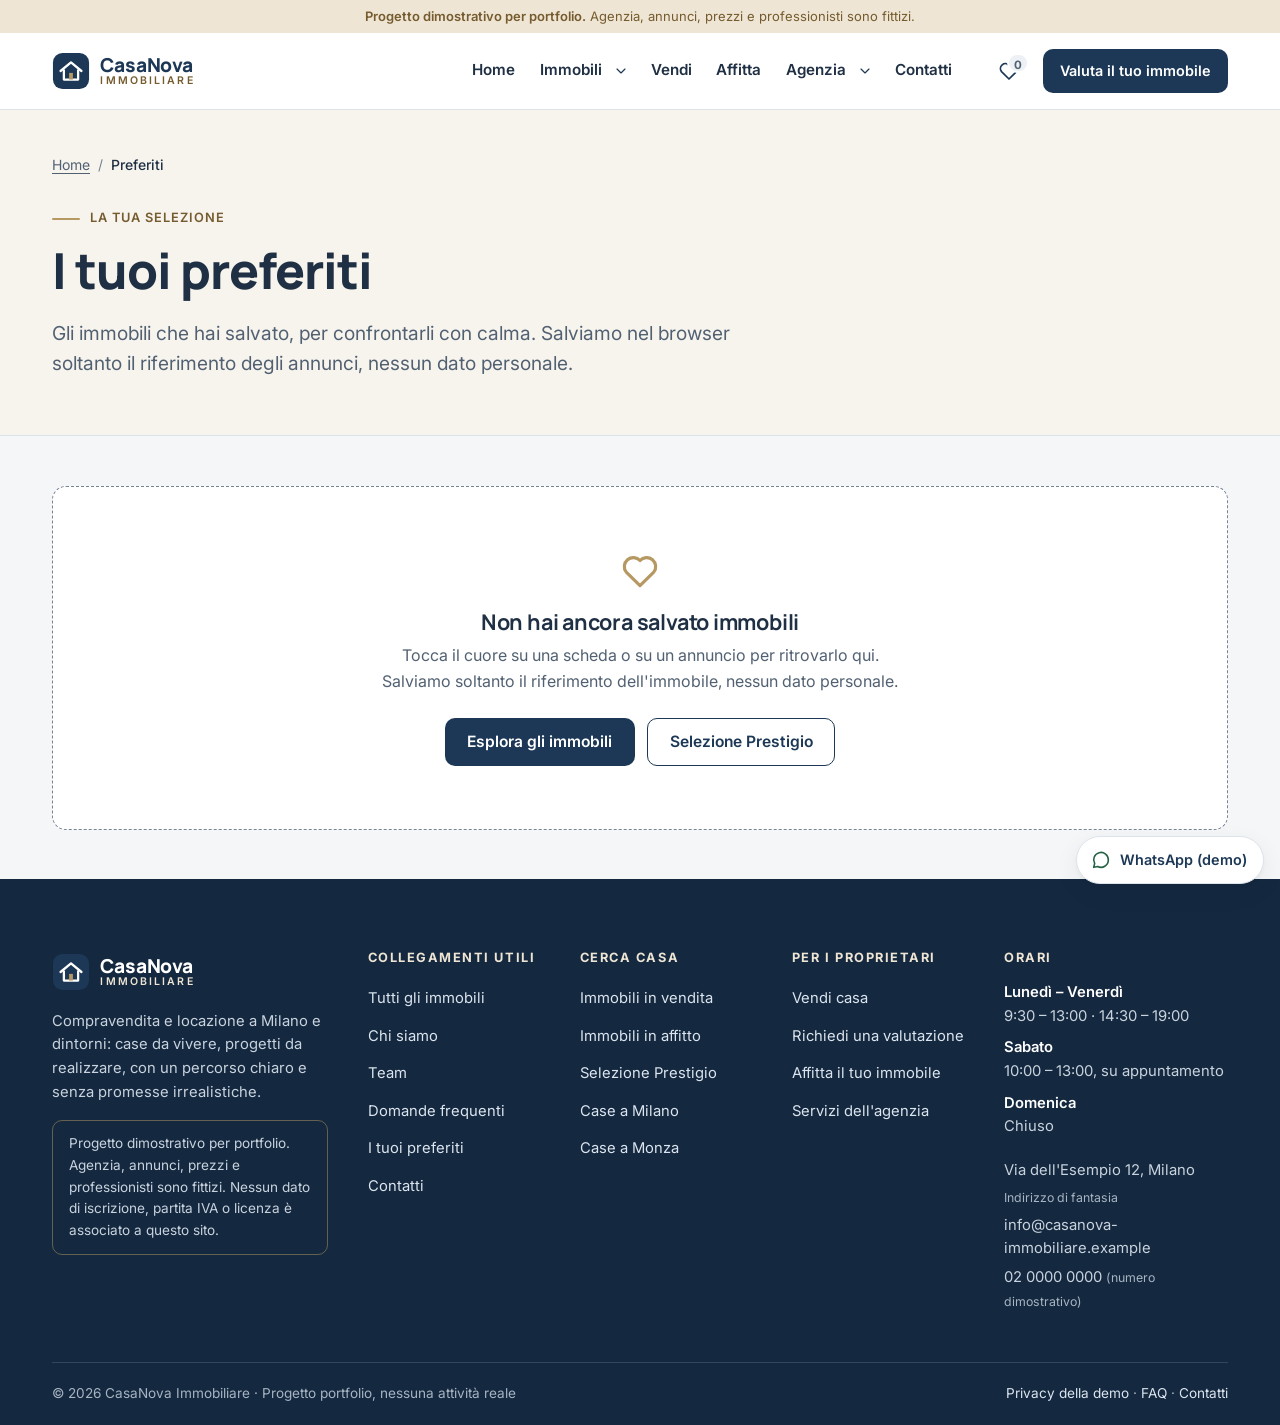
<file: preferiti.html>
<!DOCTYPE html>
<html lang="it">
<head>
<meta charset="utf-8">
<meta name="viewport" content="width=device-width, initial-scale=1, viewport-fit=cover">
<title>I tuoi preferiti | CasaNova Immobiliare</title>
<meta name="description" content="Gli immobili dimostrativi che hai salvato nei preferiti.">
<meta name="theme-color" content="#FFFFFF">
<meta name="format-detection" content="telephone=no">
<link rel="icon" href="assets/images/favicon.svg" type="image/svg+xml">
<link rel="apple-touch-icon" href="assets/images/apple-touch-icon.png">
<link rel="preconnect" href="https://fonts.googleapis.com">
<link rel="preconnect" href="https://fonts.gstatic.com" crossorigin>
<link rel="stylesheet" href="https://fonts.googleapis.com/css2?family=Inter:wght@400;500;600;700&amp;family=Manrope:wght@600;700;800&amp;display=swap">
<link rel="stylesheet" href="css/base.css">
<link rel="stylesheet" href="css/components.css">
<link rel="stylesheet" href="css/pages.css">
<script defer src="js/data.js"></script>
<script defer src="js/favorites.js"></script>
<script defer src="js/main.js"></script>
</head>
<body>
<a class="skip-link" href="#main">Vai al contenuto principale</a>
<div class="demo-bar"><strong>Progetto dimostrativo per portfolio.</strong> Agenzia, annunci, prezzi e professionisti sono fittizi.</div>
<header class="site-header">
  <div class="container site-header__inner">
    <a class="logo" href="index.html" aria-label="CasaNova Immobiliare, torna alla home"><svg class="logo__mark" viewBox="0 0 40 40" aria-hidden="true" focusable="false"><rect x="1" y="1" width="38" height="38" rx="10" fill="#1C3856"/><path d="M9 20 20 11l11 9" fill="none" stroke="#fff" stroke-width="2.4" stroke-linejoin="round" stroke-linecap="round"/><path d="M12.5 18.5V29h15V18.5" fill="none" stroke="#fff" stroke-width="2.4" stroke-linejoin="round"/><rect x="18" y="22" width="4" height="7" fill="#B69962"/></svg><span class="logo__text" aria-hidden="true"><span class="logo__name">CasaNova</span><span class="logo__sub">Immobiliare</span></span></a>
    <nav class="main-nav" aria-label="Navigazione principale">
      <div class="main-nav__panel" id="nav-panel">
        <div class="main-nav__head">
          <a class="logo" href="index.html" aria-label="CasaNova Immobiliare, torna alla home (menu)"><svg class="logo__mark" viewBox="0 0 40 40" aria-hidden="true" focusable="false"><rect x="1" y="1" width="38" height="38" rx="10" fill="#1C3856"/><path d="M9 20 20 11l11 9" fill="none" stroke="#fff" stroke-width="2.4" stroke-linejoin="round" stroke-linecap="round"/><path d="M12.5 18.5V29h15V18.5" fill="none" stroke="#fff" stroke-width="2.4" stroke-linejoin="round"/><rect x="18" y="22" width="4" height="7" fill="#B69962"/></svg><span class="logo__text" aria-hidden="true"><span class="logo__name">CasaNova</span><span class="logo__sub">Immobiliare</span></span></a>
          <button type="button" class="icon-btn nav-close" aria-label="Chiudi menu"><svg class="icon " viewBox="0 0 24 24" aria-hidden="true" focusable="false"><path d="M6 6l12 12M18 6 6 18"/></svg></button>
        </div>
        <div class="main-nav__scroll">
          <ul class="main-nav__list">
            <li><a class="main-nav__link" href="index.html">Home</a></li><li class="has-sub"><div class="main-nav__row"><a class="main-nav__link" href="immobili.html">Immobili</a><button type="button" class="sub-toggle" aria-expanded="false" aria-controls="sub-immobili"><span class="visually-hidden">Mostra le voci di Immobili</span><svg class="icon icon--sm" viewBox="0 0 24 24" aria-hidden="true" focusable="false"><path d="m6 9 6 6 6-6"/></svg></button></div><ul class="submenu" id="sub-immobili" hidden><li><a href="immobili.html">Tutti gli immobili</a></li><li><a href="immobili.html?contratto=vendita">In vendita</a></li><li><a href="immobili.html?contratto=affitto">In affitto</a></li><li><a href="immobili.html?prestigio=1">Selezione Prestigio</a></li></ul></li><li><a class="main-nav__link" href="vendi.html">Vendi</a></li><li><a class="main-nav__link" href="affitta.html">Affitta</a></li><li class="has-sub"><div class="main-nav__row"><a class="main-nav__link" href="agenzia.html">Agenzia</a><button type="button" class="sub-toggle" aria-expanded="false" aria-controls="sub-agenzia"><span class="visually-hidden">Mostra le voci di Agenzia</span><svg class="icon icon--sm" viewBox="0 0 24 24" aria-hidden="true" focusable="false"><path d="m6 9 6 6 6-6"/></svg></button></div><ul class="submenu" id="sub-agenzia" hidden><li><a href="agenzia.html">Chi siamo</a></li><li><a href="team.html">Team</a></li><li><a href="servizi.html">Servizi</a></li><li><a href="faq.html">FAQ</a></li></ul></li><li><a class="main-nav__link" href="contatti.html">Contatti</a></li>
          </ul>
        </div>
        <div class="main-nav__foot">
          <a class="btn btn--primary btn--block" href="vendi.html#valutazione">Valuta il tuo immobile</a>
          <p>Orari e recapiti dimostrativi nella pagina <a href="contatti.html">Contatti</a>.</p>
        </div>
      </div>
    </nav>
    <div class="site-header__actions">
      <a class="icon-btn" href="preferiti.html" data-fav-link aria-label="Preferiti" aria-current="page"><svg class="icon " viewBox="0 0 24 24" aria-hidden="true" focusable="false"><path d="M19.5 12.6 12 20l-7.5-7.4A4.9 4.9 0 0 1 12 6.3a4.9 4.9 0 0 1 7.5 6.3z"/></svg><span class="fav-count" data-fav-count data-count="0" aria-hidden="true">0</span></a>
      <a class="btn btn--primary btn--sm header-cta" href="vendi.html#valutazione">Valuta il tuo immobile</a>
      <button type="button" class="icon-btn menu-toggle" aria-expanded="false" aria-controls="nav-panel" aria-label="Apri menu"><svg class="icon " viewBox="0 0 24 24" aria-hidden="true" focusable="false"><path d="M4 7h16M4 12h16M4 17h16"/></svg></button>
    </div>
  </div>
  <div class="nav-backdrop" hidden></div>
</header>
<main id="main" tabindex="-1">
<section class="page-hero">
  <div class="container">
    <nav class="breadcrumb" aria-label="Percorso"><ol><li><a href="index.html">Home</a></li><li><span aria-current="page">Preferiti</span></li></ol></nav>
    <p class="eyebrow">La tua selezione</p>
    <h1>I tuoi preferiti</h1>
    <p class="lead">Gli immobili che hai salvato, per confrontarli con calma. Salviamo nel browser soltanto il riferimento degli annunci, nessun dato personale.</p>
    
  </div>
</section>
<section class="section section--tight" data-favorites-page aria-label="Immobili salvati">
  <div class="container">
    <div class="notice notice--warm" data-storage-notice hidden style="margin-bottom:1.5rem"><svg class="icon " viewBox="0 0 24 24" aria-hidden="true" focusable="false"><path d="M12 21a9 9 0 1 0 0-18 9 9 0 0 0 0 18zM12 11v6M12 7.5v.01"/></svg><p>Il tuo browser non permette il salvataggio locale (ad esempio in navigazione privata o aprendo i file direttamente dal disco). I preferiti funzionano, ma restano disponibili solo finché non ricarichi o cambi pagina.</p></div>
    <div class="results-bar" data-favorites-toolbar hidden>
      <p class="results-count" data-favorites-count></p>
      <button type="button" class="btn btn--secondary btn--sm" data-favorites-clear><svg class="icon " viewBox="0 0 24 24" aria-hidden="true" focusable="false"><path d="M4 7h16M10 11v6M14 11v6M6 7l1 13h10l1-13M9 7V4h6v3"/></svg>Svuota la lista</button>
    </div>
    <div data-favorites-list><noscript><div class="notice noscript-msg"><p>Per vedere gli annunci e usare filtri e preferiti abilita JavaScript nel browser.</p></div></noscript></div>
  </div>
</section>
</main>

<footer class="site-footer">
  <div class="container">
    <div class="footer-grid">
      <div class="footer-brand">
        <a class="logo" href="index.html" aria-label="CasaNova Immobiliare, torna alla home"><svg class="logo__mark" viewBox="0 0 40 40" aria-hidden="true" focusable="false"><rect x="1" y="1" width="38" height="38" rx="10" fill="#1C3856"/><path d="M9 20 20 11l11 9" fill="none" stroke="#fff" stroke-width="2.4" stroke-linejoin="round" stroke-linecap="round"/><path d="M12.5 18.5V29h15V18.5" fill="none" stroke="#fff" stroke-width="2.4" stroke-linejoin="round"/><rect x="18" y="22" width="4" height="7" fill="#B69962"/></svg><span class="logo__text" aria-hidden="true"><span class="logo__name">CasaNova</span><span class="logo__sub">Immobiliare</span></span></a>
        <p>Compravendita e locazione a Milano e dintorni: case da vivere, progetti da realizzare, con un percorso chiaro e senza promesse irrealistiche.</p>
        <p class="footer-note">Progetto dimostrativo per portfolio. Agenzia, annunci, prezzi e professionisti sono fittizi. Nessun dato di iscrizione, partita IVA o licenza è associato a questo sito.</p>
      </div>
      <div>
        <h2>Collegamenti utili</h2>
        <ul class="footer-links">
          <li><a href="immobili.html">Tutti gli immobili</a></li>
          <li><a href="agenzia.html">Chi siamo</a></li>
          <li><a href="team.html">Team</a></li>
          <li><a href="faq.html">Domande frequenti</a></li>
          <li><a href="preferiti.html">I tuoi preferiti</a></li>
          <li><a href="contatti.html">Contatti</a></li>
        </ul>
      </div>
      <div>
        <h2>Cerca casa</h2>
        <ul class="footer-links">
          <li><a href="immobili.html?contratto=vendita">Immobili in vendita</a></li>
          <li><a href="immobili.html?contratto=affitto">Immobili in affitto</a></li>
          <li><a href="immobili.html?prestigio=1">Selezione Prestigio</a></li>
          <li><a href="immobili.html?comune=Milano">Case a Milano</a></li>
          <li><a href="immobili.html?comune=Monza">Case a Monza</a></li>
        </ul>
      </div>
      <div>
        <h2>Per i proprietari</h2>
        <ul class="footer-links">
          <li><a href="vendi.html">Vendi casa</a></li>
          <li><a href="vendi.html#valutazione">Richiedi una valutazione</a></li>
          <li><a href="affitta.html#proprietari">Affitta il tuo immobile</a></li>
          <li><a href="servizi.html">Servizi dell'agenzia</a></li>
        </ul>
      </div>
      <div>
        <h2>Orari</h2>
        <dl class="footer-hours" data-hours>
          <div><dt>Lunedì – Venerdì</dt><dd>9:30 – 13:00 · 14:30 – 19:00</dd></div>
          <div><dt>Sabato</dt><dd>10:00 – 13:00, su appuntamento</dd></div>
          <div><dt>Domenica</dt><dd>Chiuso</dd></div>
        </dl>
        <div class="footer-contact">
          <span data-agency="address">Via dell'Esempio 12, Milano</span>
          <small>Indirizzo di fantasia</small>
          <span data-agency="email">info@casanova-immobiliare.example</span>
          <span><span data-agency="phone">02 0000 0000</span> <small>(numero dimostrativo)</small></span>
        </div>
      </div>
    </div>
    <div class="footer-bottom">
      <p>© <span data-year>2026</span> CasaNova Immobiliare · Progetto portfolio, nessuna attività reale</p>
      <p><a href="privacy.html">Privacy della demo</a> · <a href="faq.html">FAQ</a> · <a href="contatti.html">Contatti</a></p>
    </div>
  </div>
</footer>
</body>
</html>
</file>
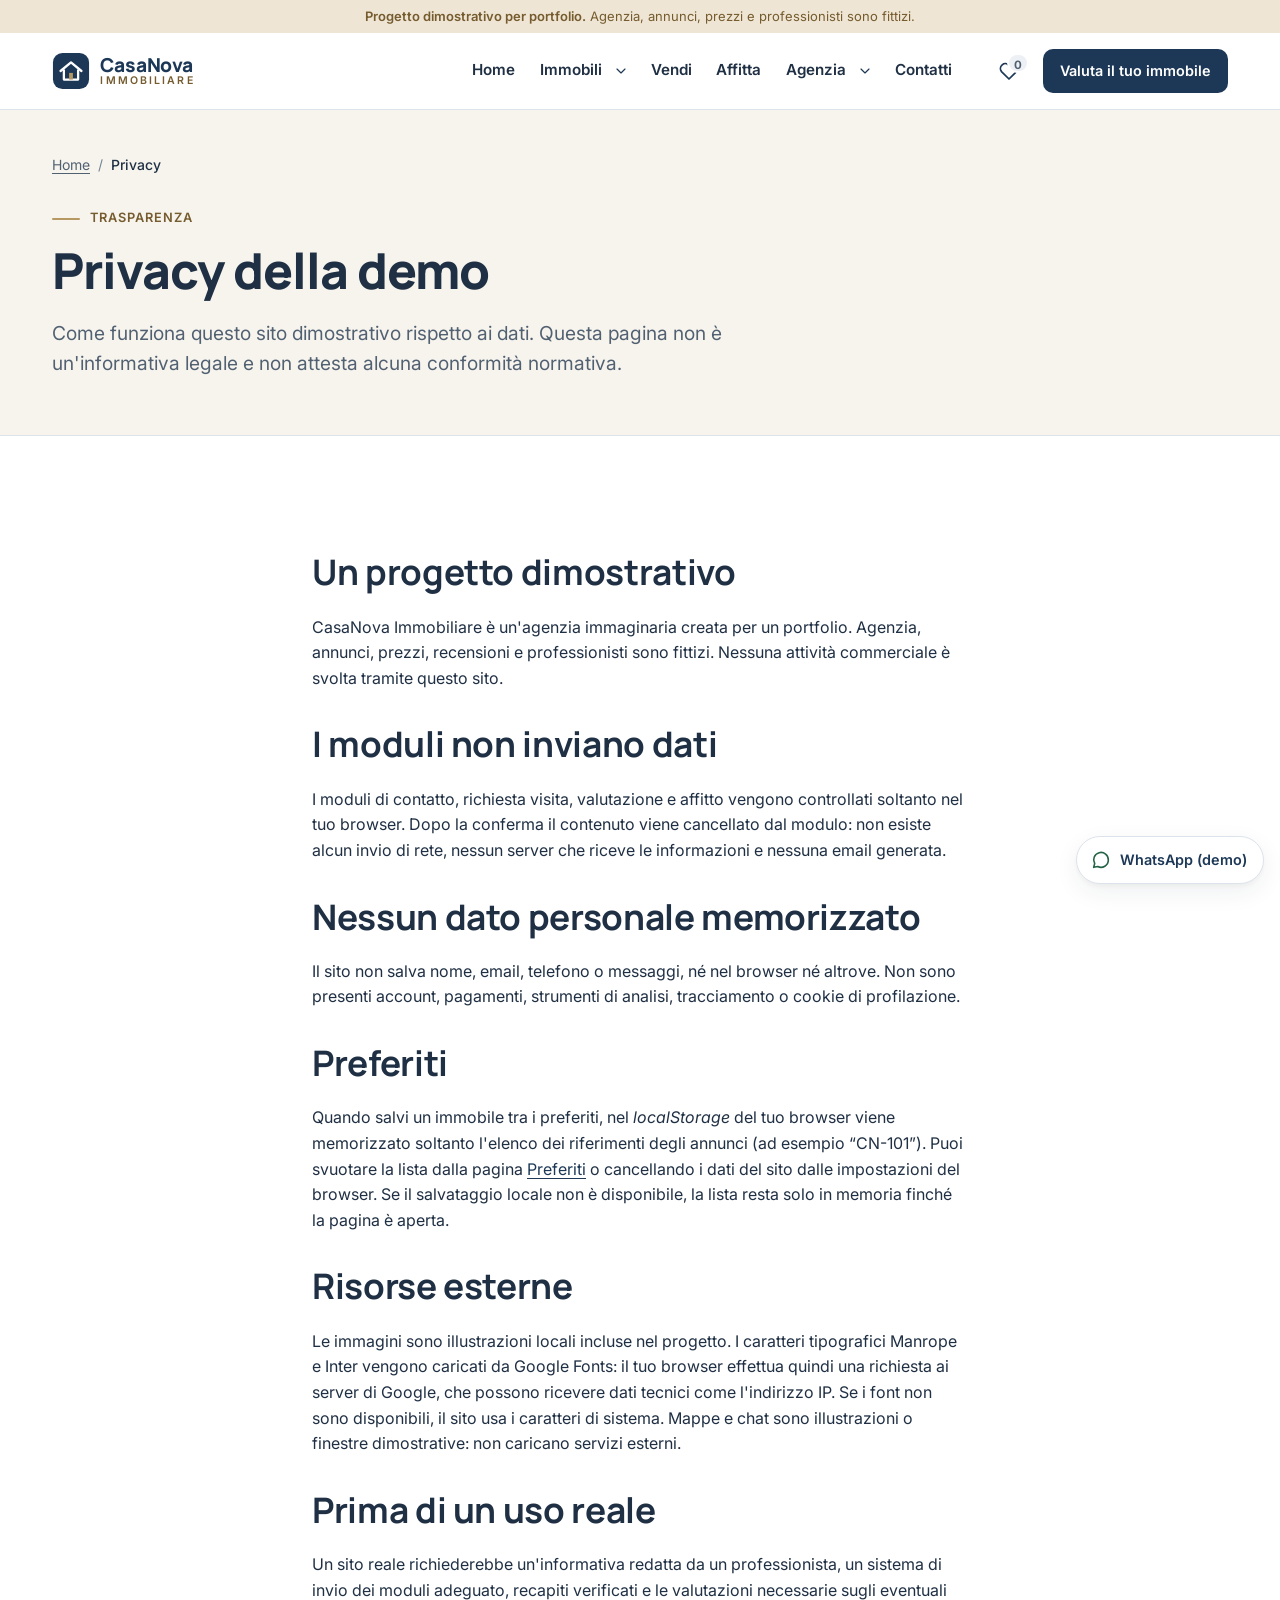
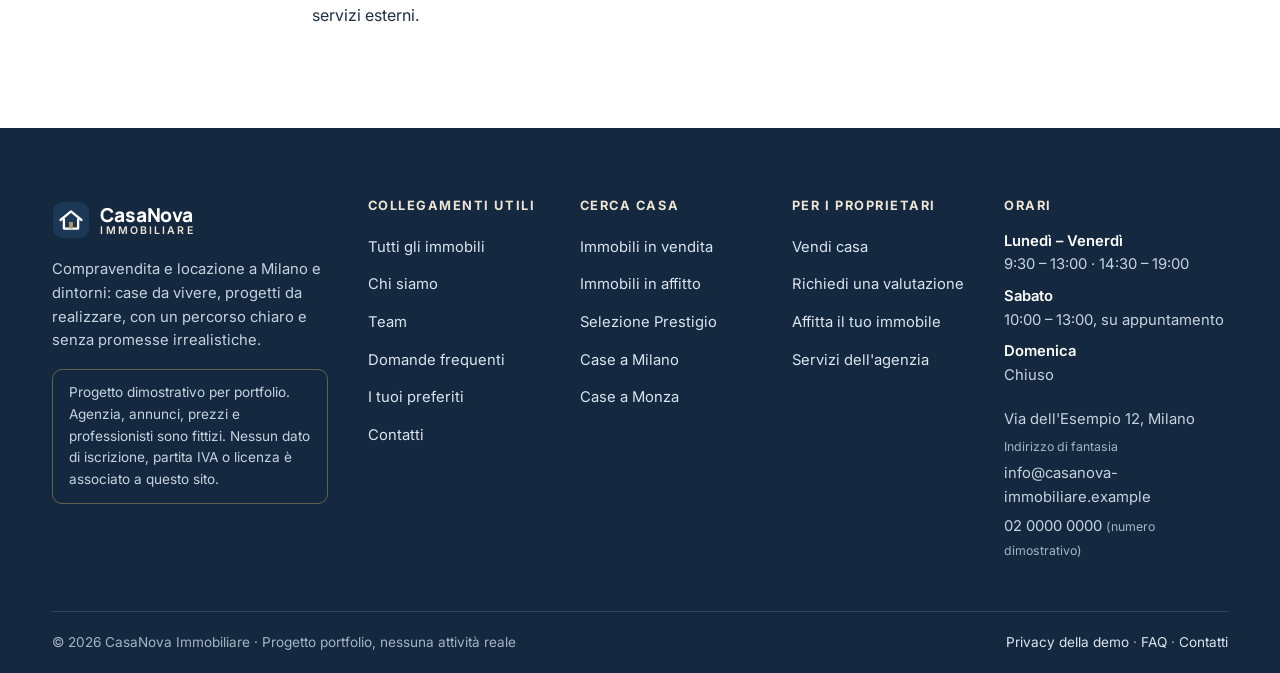
<file: privacy.html>
<!DOCTYPE html>
<html lang="it">
<head>
<meta charset="utf-8">
<meta name="viewport" content="width=device-width, initial-scale=1, viewport-fit=cover">
<title>Privacy della demo | CasaNova Immobiliare</title>
<meta name="description" content="Come il sito dimostrativo CasaNova Immobiliare tratta (non tratta) i dati.">
<meta name="theme-color" content="#FFFFFF">
<meta name="format-detection" content="telephone=no">
<link rel="icon" href="assets/images/favicon.svg" type="image/svg+xml">
<link rel="apple-touch-icon" href="assets/images/apple-touch-icon.png">
<link rel="preconnect" href="https://fonts.googleapis.com">
<link rel="preconnect" href="https://fonts.gstatic.com" crossorigin>
<link rel="stylesheet" href="https://fonts.googleapis.com/css2?family=Inter:wght@400;500;600;700&amp;family=Manrope:wght@600;700;800&amp;display=swap">
<link rel="stylesheet" href="css/base.css">
<link rel="stylesheet" href="css/components.css">
<link rel="stylesheet" href="css/pages.css">
<script defer src="js/data.js"></script>
<script defer src="js/favorites.js"></script>
<script defer src="js/main.js"></script>
</head>
<body>
<a class="skip-link" href="#main">Vai al contenuto principale</a>
<div class="demo-bar"><strong>Progetto dimostrativo per portfolio.</strong> Agenzia, annunci, prezzi e professionisti sono fittizi.</div>
<header class="site-header">
  <div class="container site-header__inner">
    <a class="logo" href="index.html" aria-label="CasaNova Immobiliare, torna alla home"><svg class="logo__mark" viewBox="0 0 40 40" aria-hidden="true" focusable="false"><rect x="1" y="1" width="38" height="38" rx="10" fill="#1C3856"/><path d="M9 20 20 11l11 9" fill="none" stroke="#fff" stroke-width="2.4" stroke-linejoin="round" stroke-linecap="round"/><path d="M12.5 18.5V29h15V18.5" fill="none" stroke="#fff" stroke-width="2.4" stroke-linejoin="round"/><rect x="18" y="22" width="4" height="7" fill="#B69962"/></svg><span class="logo__text" aria-hidden="true"><span class="logo__name">CasaNova</span><span class="logo__sub">Immobiliare</span></span></a>
    <nav class="main-nav" aria-label="Navigazione principale">
      <div class="main-nav__panel" id="nav-panel">
        <div class="main-nav__head">
          <a class="logo" href="index.html" aria-label="CasaNova Immobiliare, torna alla home (menu)"><svg class="logo__mark" viewBox="0 0 40 40" aria-hidden="true" focusable="false"><rect x="1" y="1" width="38" height="38" rx="10" fill="#1C3856"/><path d="M9 20 20 11l11 9" fill="none" stroke="#fff" stroke-width="2.4" stroke-linejoin="round" stroke-linecap="round"/><path d="M12.5 18.5V29h15V18.5" fill="none" stroke="#fff" stroke-width="2.4" stroke-linejoin="round"/><rect x="18" y="22" width="4" height="7" fill="#B69962"/></svg><span class="logo__text" aria-hidden="true"><span class="logo__name">CasaNova</span><span class="logo__sub">Immobiliare</span></span></a>
          <button type="button" class="icon-btn nav-close" aria-label="Chiudi menu"><svg class="icon " viewBox="0 0 24 24" aria-hidden="true" focusable="false"><path d="M6 6l12 12M18 6 6 18"/></svg></button>
        </div>
        <div class="main-nav__scroll">
          <ul class="main-nav__list">
            <li><a class="main-nav__link" href="index.html">Home</a></li><li class="has-sub"><div class="main-nav__row"><a class="main-nav__link" href="immobili.html">Immobili</a><button type="button" class="sub-toggle" aria-expanded="false" aria-controls="sub-immobili"><span class="visually-hidden">Mostra le voci di Immobili</span><svg class="icon icon--sm" viewBox="0 0 24 24" aria-hidden="true" focusable="false"><path d="m6 9 6 6 6-6"/></svg></button></div><ul class="submenu" id="sub-immobili" hidden><li><a href="immobili.html">Tutti gli immobili</a></li><li><a href="immobili.html?contratto=vendita">In vendita</a></li><li><a href="immobili.html?contratto=affitto">In affitto</a></li><li><a href="immobili.html?prestigio=1">Selezione Prestigio</a></li></ul></li><li><a class="main-nav__link" href="vendi.html">Vendi</a></li><li><a class="main-nav__link" href="affitta.html">Affitta</a></li><li class="has-sub"><div class="main-nav__row"><a class="main-nav__link" href="agenzia.html">Agenzia</a><button type="button" class="sub-toggle" aria-expanded="false" aria-controls="sub-agenzia"><span class="visually-hidden">Mostra le voci di Agenzia</span><svg class="icon icon--sm" viewBox="0 0 24 24" aria-hidden="true" focusable="false"><path d="m6 9 6 6 6-6"/></svg></button></div><ul class="submenu" id="sub-agenzia" hidden><li><a href="agenzia.html">Chi siamo</a></li><li><a href="team.html">Team</a></li><li><a href="servizi.html">Servizi</a></li><li><a href="faq.html">FAQ</a></li></ul></li><li><a class="main-nav__link" href="contatti.html">Contatti</a></li>
          </ul>
        </div>
        <div class="main-nav__foot">
          <a class="btn btn--primary btn--block" href="vendi.html#valutazione">Valuta il tuo immobile</a>
          <p>Orari e recapiti dimostrativi nella pagina <a href="contatti.html">Contatti</a>.</p>
        </div>
      </div>
    </nav>
    <div class="site-header__actions">
      <a class="icon-btn" href="preferiti.html" data-fav-link aria-label="Preferiti"><svg class="icon " viewBox="0 0 24 24" aria-hidden="true" focusable="false"><path d="M19.5 12.6 12 20l-7.5-7.4A4.9 4.9 0 0 1 12 6.3a4.9 4.9 0 0 1 7.5 6.3z"/></svg><span class="fav-count" data-fav-count data-count="0" aria-hidden="true">0</span></a>
      <a class="btn btn--primary btn--sm header-cta" href="vendi.html#valutazione">Valuta il tuo immobile</a>
      <button type="button" class="icon-btn menu-toggle" aria-expanded="false" aria-controls="nav-panel" aria-label="Apri menu"><svg class="icon " viewBox="0 0 24 24" aria-hidden="true" focusable="false"><path d="M4 7h16M4 12h16M4 17h16"/></svg></button>
    </div>
  </div>
  <div class="nav-backdrop" hidden></div>
</header>
<main id="main" tabindex="-1">
<section class="page-hero">
  <div class="container">
    <nav class="breadcrumb" aria-label="Percorso"><ol><li><a href="index.html">Home</a></li><li><span aria-current="page">Privacy</span></li></ol></nav>
    <p class="eyebrow">Trasparenza</p>
    <h1>Privacy della demo</h1>
    <p class="lead">Come funziona questo sito dimostrativo rispetto ai dati. Questa pagina non è un'informativa legale e non attesta alcuna conformità normativa.</p>
    
  </div>
</section>
<section class="section section--white">
  <div class="container prose">
    <h2>Un progetto dimostrativo</h2>
    <p>CasaNova Immobiliare è un'agenzia immaginaria creata per un portfolio. Agenzia, annunci, prezzi, recensioni e professionisti sono fittizi. Nessuna attività commerciale è svolta tramite questo sito.</p>
    <h2>I moduli non inviano dati</h2>
    <p>I moduli di contatto, richiesta visita, valutazione e affitto vengono controllati soltanto nel tuo browser. Dopo la conferma il contenuto viene cancellato dal modulo: non esiste alcun invio di rete, nessun server che riceve le informazioni e nessuna email generata.</p>
    <h2>Nessun dato personale memorizzato</h2>
    <p>Il sito non salva nome, email, telefono o messaggi, né nel browser né altrove. Non sono presenti account, pagamenti, strumenti di analisi, tracciamento o cookie di profilazione.</p>
    <h2>Preferiti</h2>
    <p>Quando salvi un immobile tra i preferiti, nel <em>localStorage</em> del tuo browser viene memorizzato soltanto l'elenco dei riferimenti degli annunci (ad esempio “CN-101”). Puoi svuotare la lista dalla pagina <a href="preferiti.html">Preferiti</a> o cancellando i dati del sito dalle impostazioni del browser. Se il salvataggio locale non è disponibile, la lista resta solo in memoria finché la pagina è aperta.</p>
    <h2>Risorse esterne</h2>
    <p>Le immagini sono illustrazioni locali incluse nel progetto. I caratteri tipografici Manrope e Inter vengono caricati da Google Fonts: il tuo browser effettua quindi una richiesta ai server di Google, che possono ricevere dati tecnici come l'indirizzo IP. Se i font non sono disponibili, il sito usa i caratteri di sistema. Mappe e chat sono illustrazioni o finestre dimostrative: non caricano servizi esterni.</p>
    <h2>Prima di un uso reale</h2>
    <p>Un sito reale richiederebbe un'informativa redatta da un professionista, un sistema di invio dei moduli adeguato, recapiti verificati e le valutazioni necessarie sugli eventuali servizi esterni.</p>
  </div>
</section>
</main>

<footer class="site-footer">
  <div class="container">
    <div class="footer-grid">
      <div class="footer-brand">
        <a class="logo" href="index.html" aria-label="CasaNova Immobiliare, torna alla home"><svg class="logo__mark" viewBox="0 0 40 40" aria-hidden="true" focusable="false"><rect x="1" y="1" width="38" height="38" rx="10" fill="#1C3856"/><path d="M9 20 20 11l11 9" fill="none" stroke="#fff" stroke-width="2.4" stroke-linejoin="round" stroke-linecap="round"/><path d="M12.5 18.5V29h15V18.5" fill="none" stroke="#fff" stroke-width="2.4" stroke-linejoin="round"/><rect x="18" y="22" width="4" height="7" fill="#B69962"/></svg><span class="logo__text" aria-hidden="true"><span class="logo__name">CasaNova</span><span class="logo__sub">Immobiliare</span></span></a>
        <p>Compravendita e locazione a Milano e dintorni: case da vivere, progetti da realizzare, con un percorso chiaro e senza promesse irrealistiche.</p>
        <p class="footer-note">Progetto dimostrativo per portfolio. Agenzia, annunci, prezzi e professionisti sono fittizi. Nessun dato di iscrizione, partita IVA o licenza è associato a questo sito.</p>
      </div>
      <div>
        <h2>Collegamenti utili</h2>
        <ul class="footer-links">
          <li><a href="immobili.html">Tutti gli immobili</a></li>
          <li><a href="agenzia.html">Chi siamo</a></li>
          <li><a href="team.html">Team</a></li>
          <li><a href="faq.html">Domande frequenti</a></li>
          <li><a href="preferiti.html">I tuoi preferiti</a></li>
          <li><a href="contatti.html">Contatti</a></li>
        </ul>
      </div>
      <div>
        <h2>Cerca casa</h2>
        <ul class="footer-links">
          <li><a href="immobili.html?contratto=vendita">Immobili in vendita</a></li>
          <li><a href="immobili.html?contratto=affitto">Immobili in affitto</a></li>
          <li><a href="immobili.html?prestigio=1">Selezione Prestigio</a></li>
          <li><a href="immobili.html?comune=Milano">Case a Milano</a></li>
          <li><a href="immobili.html?comune=Monza">Case a Monza</a></li>
        </ul>
      </div>
      <div>
        <h2>Per i proprietari</h2>
        <ul class="footer-links">
          <li><a href="vendi.html">Vendi casa</a></li>
          <li><a href="vendi.html#valutazione">Richiedi una valutazione</a></li>
          <li><a href="affitta.html#proprietari">Affitta il tuo immobile</a></li>
          <li><a href="servizi.html">Servizi dell'agenzia</a></li>
        </ul>
      </div>
      <div>
        <h2>Orari</h2>
        <dl class="footer-hours" data-hours>
          <div><dt>Lunedì – Venerdì</dt><dd>9:30 – 13:00 · 14:30 – 19:00</dd></div>
          <div><dt>Sabato</dt><dd>10:00 – 13:00, su appuntamento</dd></div>
          <div><dt>Domenica</dt><dd>Chiuso</dd></div>
        </dl>
        <div class="footer-contact">
          <span data-agency="address">Via dell'Esempio 12, Milano</span>
          <small>Indirizzo di fantasia</small>
          <span data-agency="email">info@casanova-immobiliare.example</span>
          <span><span data-agency="phone">02 0000 0000</span> <small>(numero dimostrativo)</small></span>
        </div>
      </div>
    </div>
    <div class="footer-bottom">
      <p>© <span data-year>2026</span> CasaNova Immobiliare · Progetto portfolio, nessuna attività reale</p>
      <p><a href="privacy.html">Privacy della demo</a> · <a href="faq.html">FAQ</a> · <a href="contatti.html">Contatti</a></p>
    </div>
  </div>
</footer>
</body>
</html>
</file>
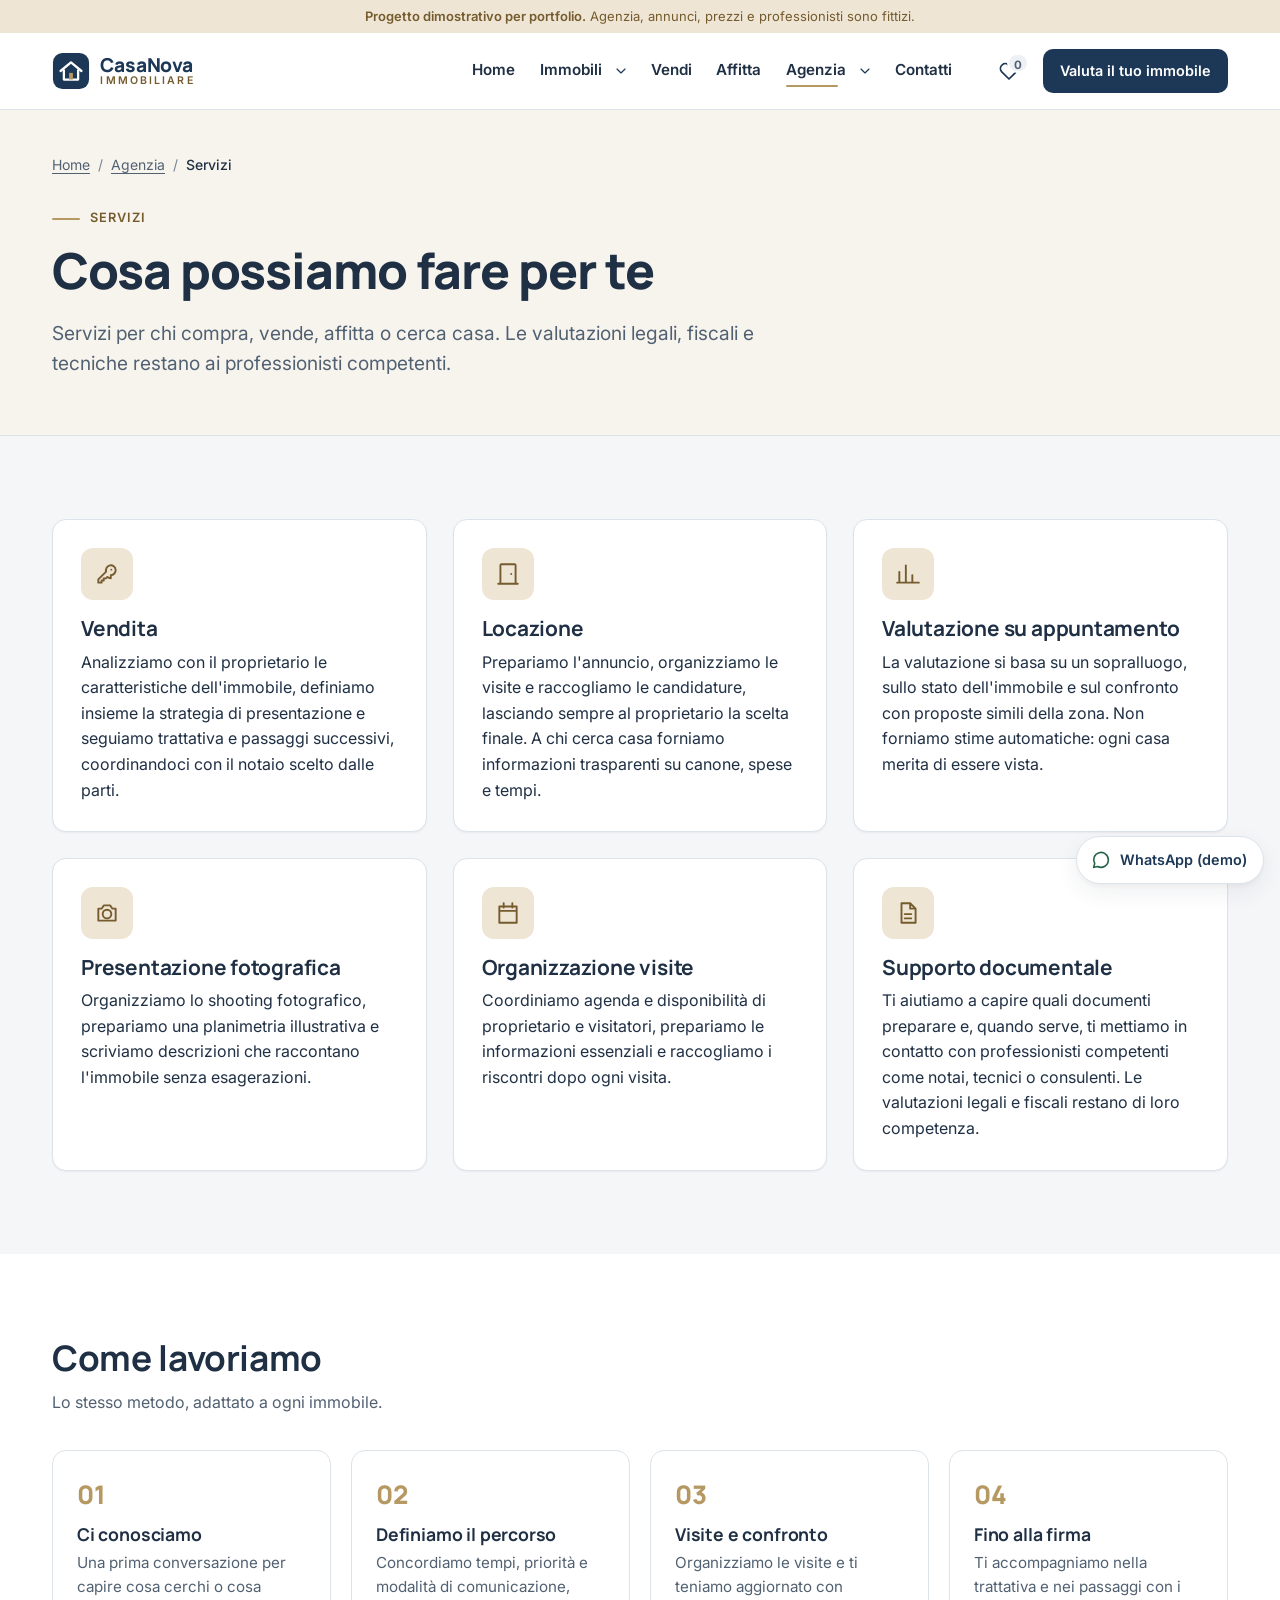
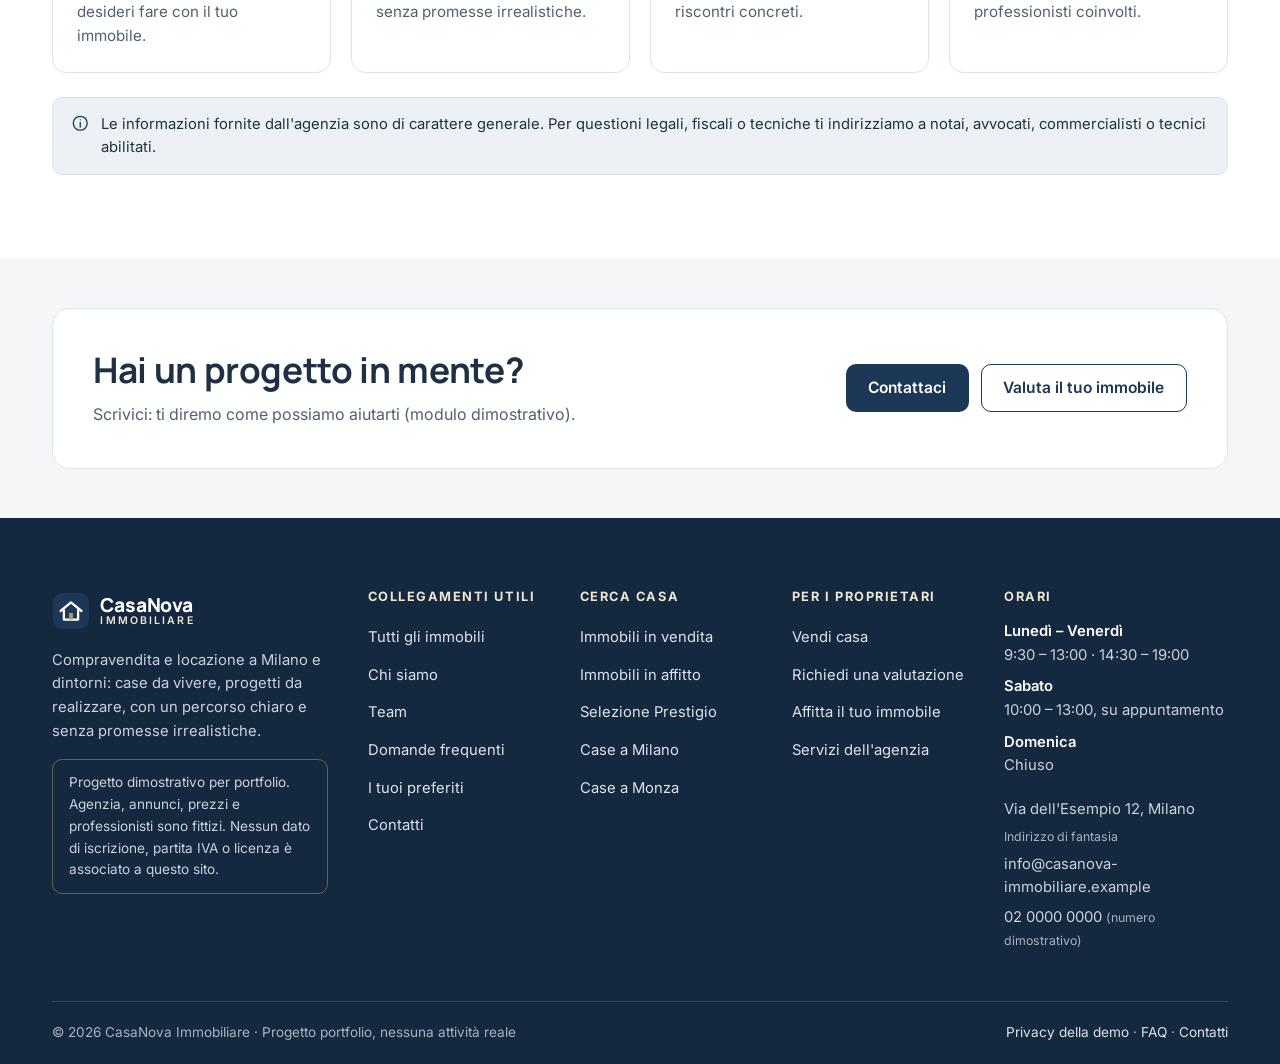
<file: servizi.html>
<!DOCTYPE html>
<html lang="it">
<head>
<meta charset="utf-8">
<meta name="viewport" content="width=device-width, initial-scale=1, viewport-fit=cover">
<title>Servizi | CasaNova Immobiliare</title>
<meta name="description" content="Servizi dell'agenzia dimostrativa CasaNova Immobiliare: vendita, locazione, valutazione, visite.">
<meta name="theme-color" content="#FFFFFF">
<meta name="format-detection" content="telephone=no">
<link rel="icon" href="assets/images/favicon.svg" type="image/svg+xml">
<link rel="apple-touch-icon" href="assets/images/apple-touch-icon.png">
<link rel="preconnect" href="https://fonts.googleapis.com">
<link rel="preconnect" href="https://fonts.gstatic.com" crossorigin>
<link rel="stylesheet" href="https://fonts.googleapis.com/css2?family=Inter:wght@400;500;600;700&amp;family=Manrope:wght@600;700;800&amp;display=swap">
<link rel="stylesheet" href="css/base.css">
<link rel="stylesheet" href="css/components.css">
<link rel="stylesheet" href="css/pages.css">
<script defer src="js/data.js"></script>
<script defer src="js/favorites.js"></script>
<script defer src="js/main.js"></script>
</head>
<body>
<a class="skip-link" href="#main">Vai al contenuto principale</a>
<div class="demo-bar"><strong>Progetto dimostrativo per portfolio.</strong> Agenzia, annunci, prezzi e professionisti sono fittizi.</div>
<header class="site-header">
  <div class="container site-header__inner">
    <a class="logo" href="index.html" aria-label="CasaNova Immobiliare, torna alla home"><svg class="logo__mark" viewBox="0 0 40 40" aria-hidden="true" focusable="false"><rect x="1" y="1" width="38" height="38" rx="10" fill="#1C3856"/><path d="M9 20 20 11l11 9" fill="none" stroke="#fff" stroke-width="2.4" stroke-linejoin="round" stroke-linecap="round"/><path d="M12.5 18.5V29h15V18.5" fill="none" stroke="#fff" stroke-width="2.4" stroke-linejoin="round"/><rect x="18" y="22" width="4" height="7" fill="#B69962"/></svg><span class="logo__text" aria-hidden="true"><span class="logo__name">CasaNova</span><span class="logo__sub">Immobiliare</span></span></a>
    <nav class="main-nav" aria-label="Navigazione principale">
      <div class="main-nav__panel" id="nav-panel">
        <div class="main-nav__head">
          <a class="logo" href="index.html" aria-label="CasaNova Immobiliare, torna alla home (menu)"><svg class="logo__mark" viewBox="0 0 40 40" aria-hidden="true" focusable="false"><rect x="1" y="1" width="38" height="38" rx="10" fill="#1C3856"/><path d="M9 20 20 11l11 9" fill="none" stroke="#fff" stroke-width="2.4" stroke-linejoin="round" stroke-linecap="round"/><path d="M12.5 18.5V29h15V18.5" fill="none" stroke="#fff" stroke-width="2.4" stroke-linejoin="round"/><rect x="18" y="22" width="4" height="7" fill="#B69962"/></svg><span class="logo__text" aria-hidden="true"><span class="logo__name">CasaNova</span><span class="logo__sub">Immobiliare</span></span></a>
          <button type="button" class="icon-btn nav-close" aria-label="Chiudi menu"><svg class="icon " viewBox="0 0 24 24" aria-hidden="true" focusable="false"><path d="M6 6l12 12M18 6 6 18"/></svg></button>
        </div>
        <div class="main-nav__scroll">
          <ul class="main-nav__list">
            <li><a class="main-nav__link" href="index.html">Home</a></li><li class="has-sub"><div class="main-nav__row"><a class="main-nav__link" href="immobili.html">Immobili</a><button type="button" class="sub-toggle" aria-expanded="false" aria-controls="sub-immobili"><span class="visually-hidden">Mostra le voci di Immobili</span><svg class="icon icon--sm" viewBox="0 0 24 24" aria-hidden="true" focusable="false"><path d="m6 9 6 6 6-6"/></svg></button></div><ul class="submenu" id="sub-immobili" hidden><li><a href="immobili.html">Tutti gli immobili</a></li><li><a href="immobili.html?contratto=vendita">In vendita</a></li><li><a href="immobili.html?contratto=affitto">In affitto</a></li><li><a href="immobili.html?prestigio=1">Selezione Prestigio</a></li></ul></li><li><a class="main-nav__link" href="vendi.html">Vendi</a></li><li><a class="main-nav__link" href="affitta.html">Affitta</a></li><li class="has-sub"><div class="main-nav__row"><a class="main-nav__link is-section" href="agenzia.html">Agenzia</a><button type="button" class="sub-toggle" aria-expanded="false" aria-controls="sub-agenzia"><span class="visually-hidden">Mostra le voci di Agenzia</span><svg class="icon icon--sm" viewBox="0 0 24 24" aria-hidden="true" focusable="false"><path d="m6 9 6 6 6-6"/></svg></button></div><ul class="submenu" id="sub-agenzia" hidden><li><a href="agenzia.html">Chi siamo</a></li><li><a href="team.html">Team</a></li><li><a href="servizi.html" aria-current="page">Servizi</a></li><li><a href="faq.html">FAQ</a></li></ul></li><li><a class="main-nav__link" href="contatti.html">Contatti</a></li>
          </ul>
        </div>
        <div class="main-nav__foot">
          <a class="btn btn--primary btn--block" href="vendi.html#valutazione">Valuta il tuo immobile</a>
          <p>Orari e recapiti dimostrativi nella pagina <a href="contatti.html">Contatti</a>.</p>
        </div>
      </div>
    </nav>
    <div class="site-header__actions">
      <a class="icon-btn" href="preferiti.html" data-fav-link aria-label="Preferiti"><svg class="icon " viewBox="0 0 24 24" aria-hidden="true" focusable="false"><path d="M19.5 12.6 12 20l-7.5-7.4A4.9 4.9 0 0 1 12 6.3a4.9 4.9 0 0 1 7.5 6.3z"/></svg><span class="fav-count" data-fav-count data-count="0" aria-hidden="true">0</span></a>
      <a class="btn btn--primary btn--sm header-cta" href="vendi.html#valutazione">Valuta il tuo immobile</a>
      <button type="button" class="icon-btn menu-toggle" aria-expanded="false" aria-controls="nav-panel" aria-label="Apri menu"><svg class="icon " viewBox="0 0 24 24" aria-hidden="true" focusable="false"><path d="M4 7h16M4 12h16M4 17h16"/></svg></button>
    </div>
  </div>
  <div class="nav-backdrop" hidden></div>
</header>
<main id="main" tabindex="-1">
<section class="page-hero">
  <div class="container">
    <nav class="breadcrumb" aria-label="Percorso"><ol><li><a href="index.html">Home</a></li><li><a href="agenzia.html">Agenzia</a></li><li><span aria-current="page">Servizi</span></li></ol></nav>
    <p class="eyebrow">Servizi</p>
    <h1>Cosa possiamo fare per te</h1>
    <p class="lead">Servizi per chi compra, vende, affitta o cerca casa. Le valutazioni legali, fiscali e tecniche restano ai professionisti competenti.</p>
    
  </div>
</section>
<section class="section" aria-labelledby="h-srv">
  <div class="container">
    <h2 id="h-srv" class="visually-hidden">Elenco dei servizi</h2>
    <div data-render="services" data-full><noscript><div class="notice noscript-msg"><p>Per vedere gli annunci e usare filtri e preferiti abilita JavaScript nel browser.</p></div></noscript></div>
  </div>
</section>
<section class="section section--white" aria-labelledby="h-how">
  <div class="container">
    <div class="section-head"><div><h2 id="h-how">Come lavoriamo</h2><p>Lo stesso metodo, adattato a ogni immobile.</p></div></div>
    <div data-render="steps"></div>
    <div class="notice" style="margin-top:1.5rem"><svg class="icon " viewBox="0 0 24 24" aria-hidden="true" focusable="false"><path d="M12 21a9 9 0 1 0 0-18 9 9 0 0 0 0 18zM12 11v6M12 7.5v.01"/></svg><p>Le informazioni fornite dall'agenzia sono di carattere generale. Per questioni legali, fiscali o tecniche ti indirizziamo a notai, avvocati, commercialisti o tecnici abilitati.</p></div>
  </div>
</section>
<section class="section section--tight">
  <div class="container"><div class="cta-light"><div><h2>Hai un progetto in mente?</h2><p>Scrivici: ti diremo come possiamo aiutarti (modulo dimostrativo).</p></div><div class="btn-row"><a class="btn btn--primary" href="contatti.html">Contattaci</a><a class="btn btn--secondary" href="vendi.html#valutazione">Valuta il tuo immobile</a></div></div></div>
</section>
</main>

<footer class="site-footer">
  <div class="container">
    <div class="footer-grid">
      <div class="footer-brand">
        <a class="logo" href="index.html" aria-label="CasaNova Immobiliare, torna alla home"><svg class="logo__mark" viewBox="0 0 40 40" aria-hidden="true" focusable="false"><rect x="1" y="1" width="38" height="38" rx="10" fill="#1C3856"/><path d="M9 20 20 11l11 9" fill="none" stroke="#fff" stroke-width="2.4" stroke-linejoin="round" stroke-linecap="round"/><path d="M12.5 18.5V29h15V18.5" fill="none" stroke="#fff" stroke-width="2.4" stroke-linejoin="round"/><rect x="18" y="22" width="4" height="7" fill="#B69962"/></svg><span class="logo__text" aria-hidden="true"><span class="logo__name">CasaNova</span><span class="logo__sub">Immobiliare</span></span></a>
        <p>Compravendita e locazione a Milano e dintorni: case da vivere, progetti da realizzare, con un percorso chiaro e senza promesse irrealistiche.</p>
        <p class="footer-note">Progetto dimostrativo per portfolio. Agenzia, annunci, prezzi e professionisti sono fittizi. Nessun dato di iscrizione, partita IVA o licenza è associato a questo sito.</p>
      </div>
      <div>
        <h2>Collegamenti utili</h2>
        <ul class="footer-links">
          <li><a href="immobili.html">Tutti gli immobili</a></li>
          <li><a href="agenzia.html">Chi siamo</a></li>
          <li><a href="team.html">Team</a></li>
          <li><a href="faq.html">Domande frequenti</a></li>
          <li><a href="preferiti.html">I tuoi preferiti</a></li>
          <li><a href="contatti.html">Contatti</a></li>
        </ul>
      </div>
      <div>
        <h2>Cerca casa</h2>
        <ul class="footer-links">
          <li><a href="immobili.html?contratto=vendita">Immobili in vendita</a></li>
          <li><a href="immobili.html?contratto=affitto">Immobili in affitto</a></li>
          <li><a href="immobili.html?prestigio=1">Selezione Prestigio</a></li>
          <li><a href="immobili.html?comune=Milano">Case a Milano</a></li>
          <li><a href="immobili.html?comune=Monza">Case a Monza</a></li>
        </ul>
      </div>
      <div>
        <h2>Per i proprietari</h2>
        <ul class="footer-links">
          <li><a href="vendi.html">Vendi casa</a></li>
          <li><a href="vendi.html#valutazione">Richiedi una valutazione</a></li>
          <li><a href="affitta.html#proprietari">Affitta il tuo immobile</a></li>
          <li><a href="servizi.html">Servizi dell'agenzia</a></li>
        </ul>
      </div>
      <div>
        <h2>Orari</h2>
        <dl class="footer-hours" data-hours>
          <div><dt>Lunedì – Venerdì</dt><dd>9:30 – 13:00 · 14:30 – 19:00</dd></div>
          <div><dt>Sabato</dt><dd>10:00 – 13:00, su appuntamento</dd></div>
          <div><dt>Domenica</dt><dd>Chiuso</dd></div>
        </dl>
        <div class="footer-contact">
          <span data-agency="address">Via dell'Esempio 12, Milano</span>
          <small>Indirizzo di fantasia</small>
          <span data-agency="email">info@casanova-immobiliare.example</span>
          <span><span data-agency="phone">02 0000 0000</span> <small>(numero dimostrativo)</small></span>
        </div>
      </div>
    </div>
    <div class="footer-bottom">
      <p>© <span data-year>2026</span> CasaNova Immobiliare · Progetto portfolio, nessuna attività reale</p>
      <p><a href="privacy.html">Privacy della demo</a> · <a href="faq.html">FAQ</a> · <a href="contatti.html">Contatti</a></p>
    </div>
  </div>
</footer>
</body>
</html>
</file>
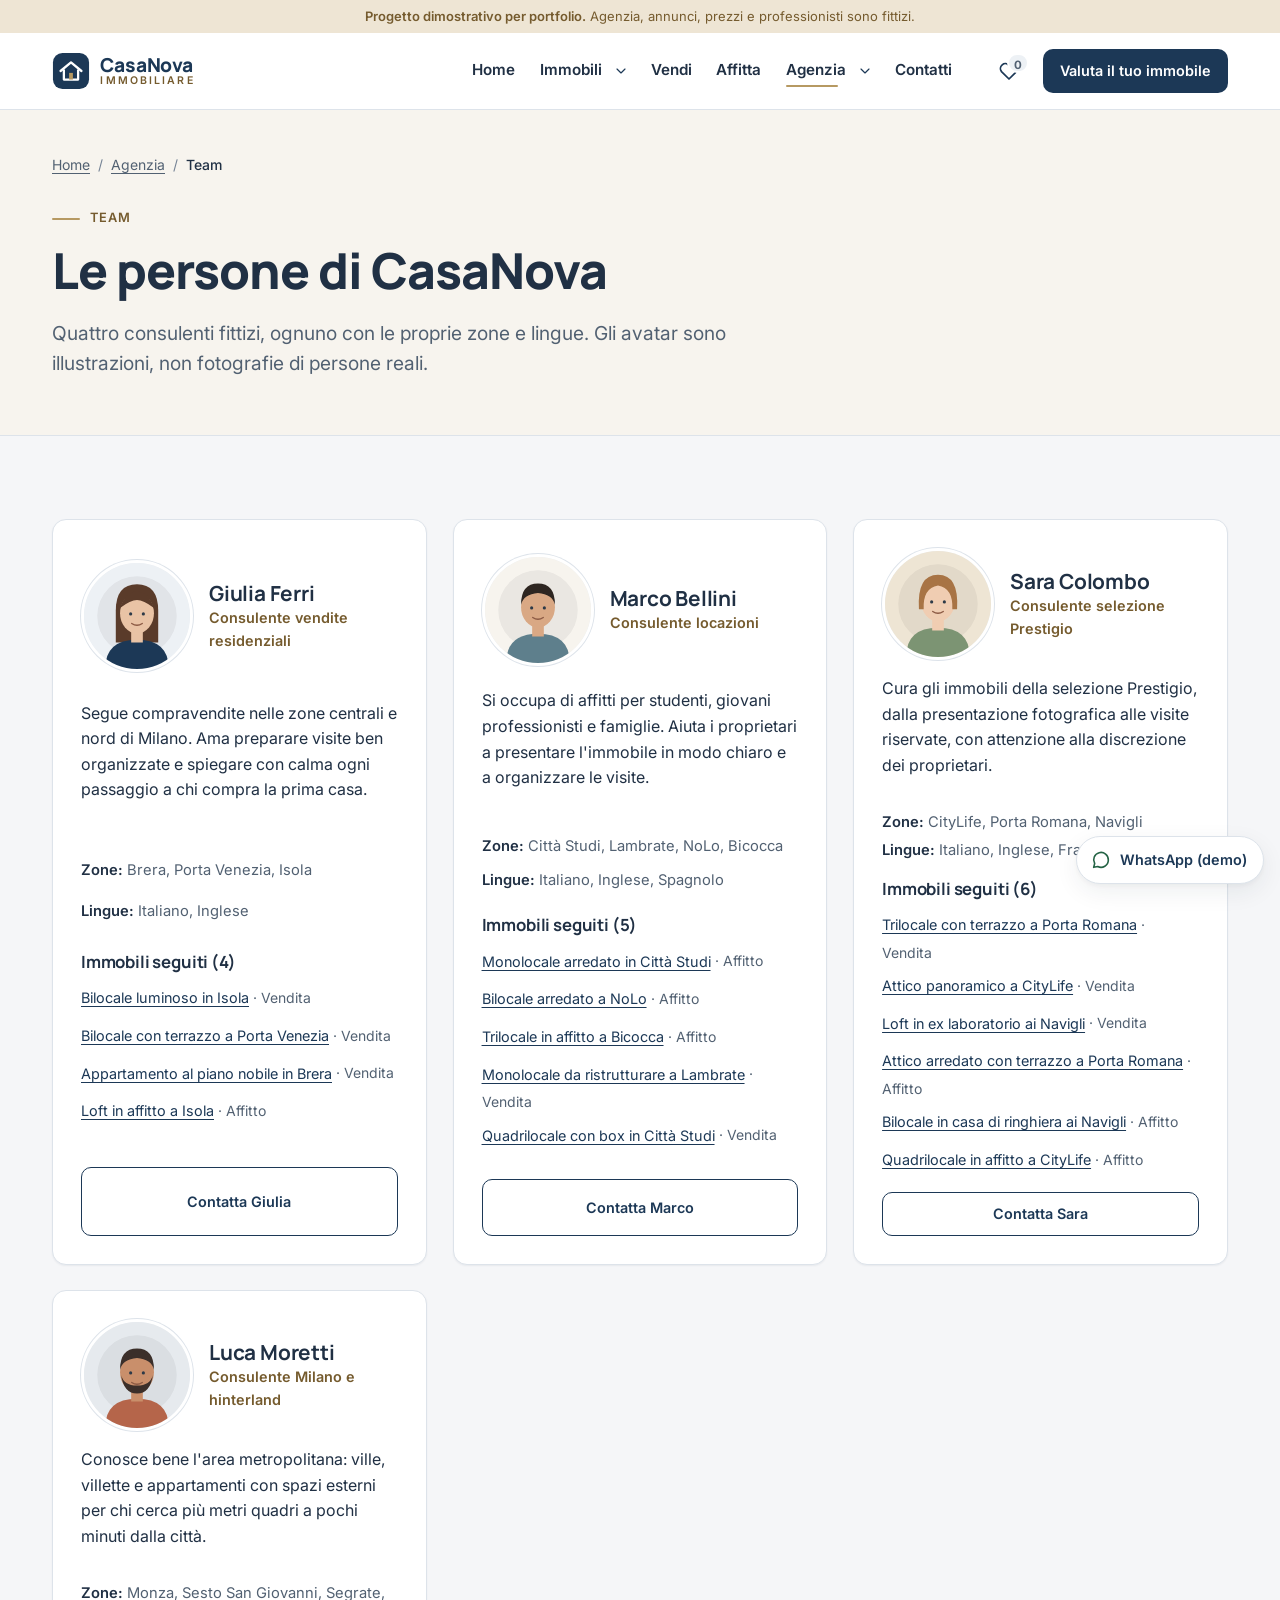
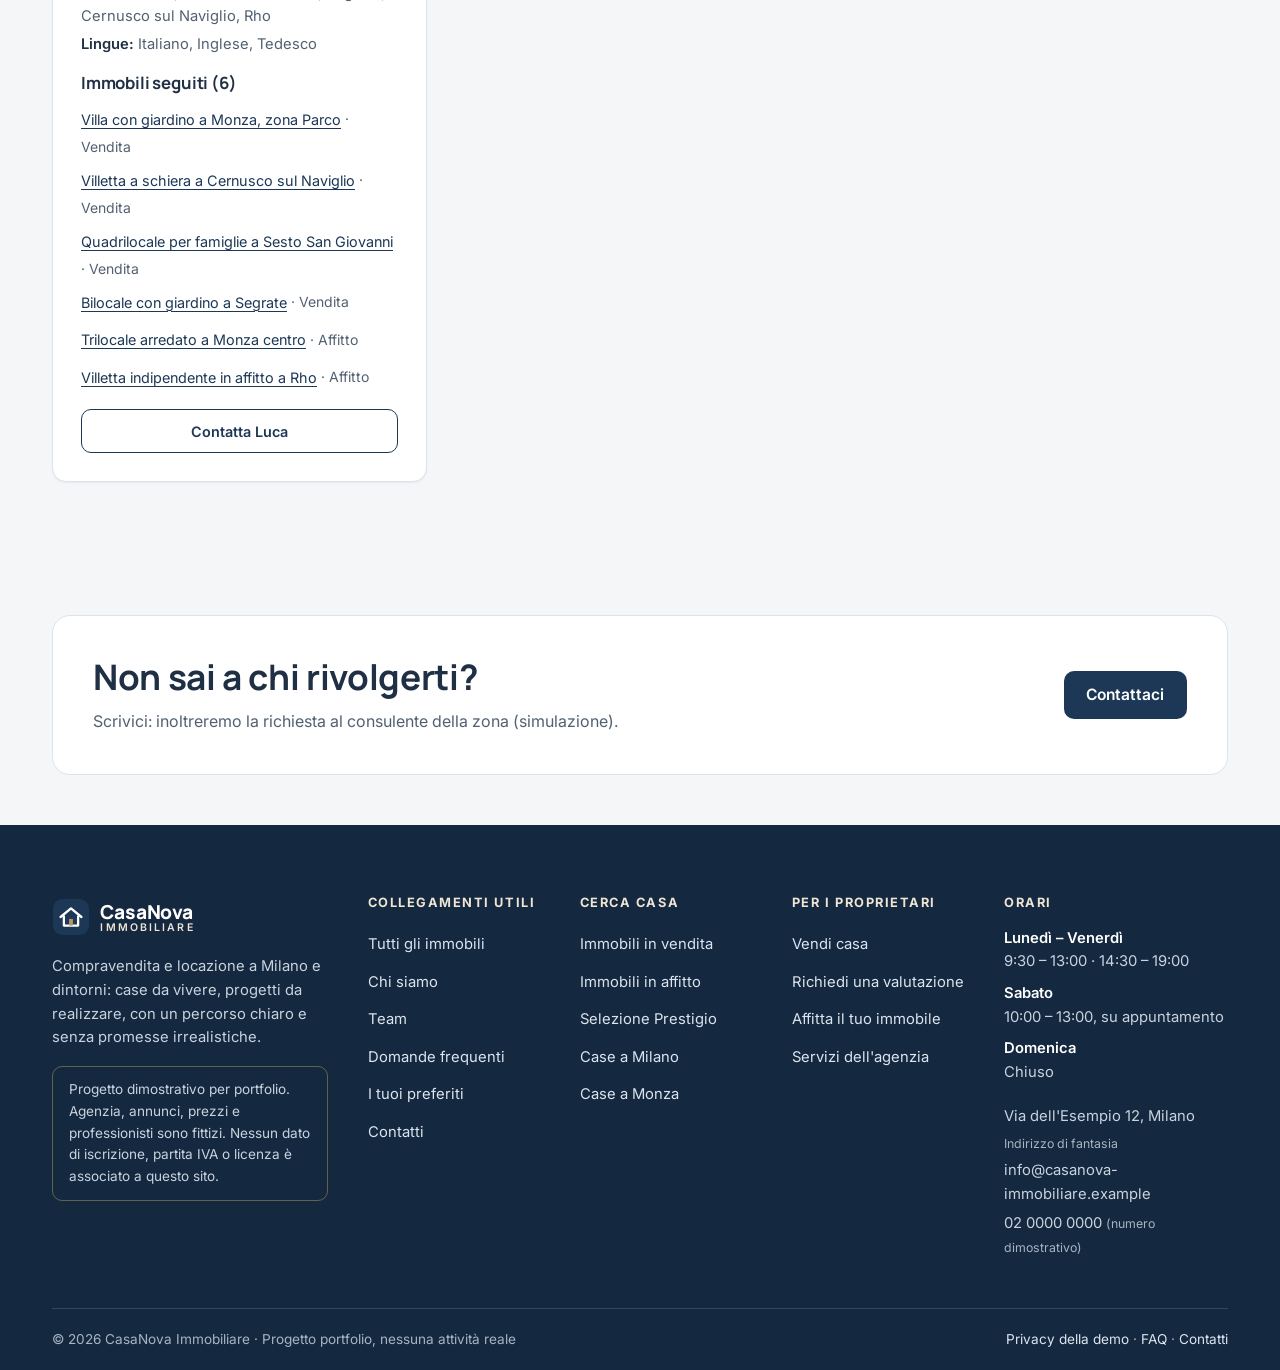
<file: team.html>
<!DOCTYPE html>
<html lang="it">
<head>
<meta charset="utf-8">
<meta name="viewport" content="width=device-width, initial-scale=1, viewport-fit=cover">
<title>Team | CasaNova Immobiliare</title>
<meta name="description" content="I consulenti fittizi dell'agenzia dimostrativa CasaNova Immobiliare.">
<meta name="theme-color" content="#FFFFFF">
<meta name="format-detection" content="telephone=no">
<link rel="icon" href="assets/images/favicon.svg" type="image/svg+xml">
<link rel="apple-touch-icon" href="assets/images/apple-touch-icon.png">
<link rel="preconnect" href="https://fonts.googleapis.com">
<link rel="preconnect" href="https://fonts.gstatic.com" crossorigin>
<link rel="stylesheet" href="https://fonts.googleapis.com/css2?family=Inter:wght@400;500;600;700&amp;family=Manrope:wght@600;700;800&amp;display=swap">
<link rel="stylesheet" href="css/base.css">
<link rel="stylesheet" href="css/components.css">
<link rel="stylesheet" href="css/pages.css">
<script defer src="js/data.js"></script>
<script defer src="js/favorites.js"></script>
<script defer src="js/main.js"></script>
</head>
<body>
<a class="skip-link" href="#main">Vai al contenuto principale</a>
<div class="demo-bar"><strong>Progetto dimostrativo per portfolio.</strong> Agenzia, annunci, prezzi e professionisti sono fittizi.</div>
<header class="site-header">
  <div class="container site-header__inner">
    <a class="logo" href="index.html" aria-label="CasaNova Immobiliare, torna alla home"><svg class="logo__mark" viewBox="0 0 40 40" aria-hidden="true" focusable="false"><rect x="1" y="1" width="38" height="38" rx="10" fill="#1C3856"/><path d="M9 20 20 11l11 9" fill="none" stroke="#fff" stroke-width="2.4" stroke-linejoin="round" stroke-linecap="round"/><path d="M12.5 18.5V29h15V18.5" fill="none" stroke="#fff" stroke-width="2.4" stroke-linejoin="round"/><rect x="18" y="22" width="4" height="7" fill="#B69962"/></svg><span class="logo__text" aria-hidden="true"><span class="logo__name">CasaNova</span><span class="logo__sub">Immobiliare</span></span></a>
    <nav class="main-nav" aria-label="Navigazione principale">
      <div class="main-nav__panel" id="nav-panel">
        <div class="main-nav__head">
          <a class="logo" href="index.html" aria-label="CasaNova Immobiliare, torna alla home (menu)"><svg class="logo__mark" viewBox="0 0 40 40" aria-hidden="true" focusable="false"><rect x="1" y="1" width="38" height="38" rx="10" fill="#1C3856"/><path d="M9 20 20 11l11 9" fill="none" stroke="#fff" stroke-width="2.4" stroke-linejoin="round" stroke-linecap="round"/><path d="M12.5 18.5V29h15V18.5" fill="none" stroke="#fff" stroke-width="2.4" stroke-linejoin="round"/><rect x="18" y="22" width="4" height="7" fill="#B69962"/></svg><span class="logo__text" aria-hidden="true"><span class="logo__name">CasaNova</span><span class="logo__sub">Immobiliare</span></span></a>
          <button type="button" class="icon-btn nav-close" aria-label="Chiudi menu"><svg class="icon " viewBox="0 0 24 24" aria-hidden="true" focusable="false"><path d="M6 6l12 12M18 6 6 18"/></svg></button>
        </div>
        <div class="main-nav__scroll">
          <ul class="main-nav__list">
            <li><a class="main-nav__link" href="index.html">Home</a></li><li class="has-sub"><div class="main-nav__row"><a class="main-nav__link" href="immobili.html">Immobili</a><button type="button" class="sub-toggle" aria-expanded="false" aria-controls="sub-immobili"><span class="visually-hidden">Mostra le voci di Immobili</span><svg class="icon icon--sm" viewBox="0 0 24 24" aria-hidden="true" focusable="false"><path d="m6 9 6 6 6-6"/></svg></button></div><ul class="submenu" id="sub-immobili" hidden><li><a href="immobili.html">Tutti gli immobili</a></li><li><a href="immobili.html?contratto=vendita">In vendita</a></li><li><a href="immobili.html?contratto=affitto">In affitto</a></li><li><a href="immobili.html?prestigio=1">Selezione Prestigio</a></li></ul></li><li><a class="main-nav__link" href="vendi.html">Vendi</a></li><li><a class="main-nav__link" href="affitta.html">Affitta</a></li><li class="has-sub"><div class="main-nav__row"><a class="main-nav__link is-section" href="agenzia.html">Agenzia</a><button type="button" class="sub-toggle" aria-expanded="false" aria-controls="sub-agenzia"><span class="visually-hidden">Mostra le voci di Agenzia</span><svg class="icon icon--sm" viewBox="0 0 24 24" aria-hidden="true" focusable="false"><path d="m6 9 6 6 6-6"/></svg></button></div><ul class="submenu" id="sub-agenzia" hidden><li><a href="agenzia.html">Chi siamo</a></li><li><a href="team.html" aria-current="page">Team</a></li><li><a href="servizi.html">Servizi</a></li><li><a href="faq.html">FAQ</a></li></ul></li><li><a class="main-nav__link" href="contatti.html">Contatti</a></li>
          </ul>
        </div>
        <div class="main-nav__foot">
          <a class="btn btn--primary btn--block" href="vendi.html#valutazione">Valuta il tuo immobile</a>
          <p>Orari e recapiti dimostrativi nella pagina <a href="contatti.html">Contatti</a>.</p>
        </div>
      </div>
    </nav>
    <div class="site-header__actions">
      <a class="icon-btn" href="preferiti.html" data-fav-link aria-label="Preferiti"><svg class="icon " viewBox="0 0 24 24" aria-hidden="true" focusable="false"><path d="M19.5 12.6 12 20l-7.5-7.4A4.9 4.9 0 0 1 12 6.3a4.9 4.9 0 0 1 7.5 6.3z"/></svg><span class="fav-count" data-fav-count data-count="0" aria-hidden="true">0</span></a>
      <a class="btn btn--primary btn--sm header-cta" href="vendi.html#valutazione">Valuta il tuo immobile</a>
      <button type="button" class="icon-btn menu-toggle" aria-expanded="false" aria-controls="nav-panel" aria-label="Apri menu"><svg class="icon " viewBox="0 0 24 24" aria-hidden="true" focusable="false"><path d="M4 7h16M4 12h16M4 17h16"/></svg></button>
    </div>
  </div>
  <div class="nav-backdrop" hidden></div>
</header>
<main id="main" tabindex="-1">
<section class="page-hero">
  <div class="container">
    <nav class="breadcrumb" aria-label="Percorso"><ol><li><a href="index.html">Home</a></li><li><a href="agenzia.html">Agenzia</a></li><li><span aria-current="page">Team</span></li></ol></nav>
    <p class="eyebrow">Team</p>
    <h1>Le persone di CasaNova</h1>
    <p class="lead">Quattro consulenti fittizi, ognuno con le proprie zone e lingue. Gli avatar sono illustrazioni, non fotografie di persone reali.</p>
    
  </div>
</section>
<section class="section" aria-label="Consulenti">
  <div class="container">
    <div data-render="team"><noscript><div class="notice noscript-msg"><p>Per vedere gli annunci e usare filtri e preferiti abilita JavaScript nel browser.</p></div></noscript></div>
  </div>
</section>
<section class="section section--tight">
  <div class="container"><div class="cta-light"><div><h2>Non sai a chi rivolgerti?</h2><p>Scrivici: inoltreremo la richiesta al consulente della zona (simulazione).</p></div><a class="btn btn--primary" href="contatti.html">Contattaci</a></div></div>
</section>
</main>

<footer class="site-footer">
  <div class="container">
    <div class="footer-grid">
      <div class="footer-brand">
        <a class="logo" href="index.html" aria-label="CasaNova Immobiliare, torna alla home"><svg class="logo__mark" viewBox="0 0 40 40" aria-hidden="true" focusable="false"><rect x="1" y="1" width="38" height="38" rx="10" fill="#1C3856"/><path d="M9 20 20 11l11 9" fill="none" stroke="#fff" stroke-width="2.4" stroke-linejoin="round" stroke-linecap="round"/><path d="M12.5 18.5V29h15V18.5" fill="none" stroke="#fff" stroke-width="2.4" stroke-linejoin="round"/><rect x="18" y="22" width="4" height="7" fill="#B69962"/></svg><span class="logo__text" aria-hidden="true"><span class="logo__name">CasaNova</span><span class="logo__sub">Immobiliare</span></span></a>
        <p>Compravendita e locazione a Milano e dintorni: case da vivere, progetti da realizzare, con un percorso chiaro e senza promesse irrealistiche.</p>
        <p class="footer-note">Progetto dimostrativo per portfolio. Agenzia, annunci, prezzi e professionisti sono fittizi. Nessun dato di iscrizione, partita IVA o licenza è associato a questo sito.</p>
      </div>
      <div>
        <h2>Collegamenti utili</h2>
        <ul class="footer-links">
          <li><a href="immobili.html">Tutti gli immobili</a></li>
          <li><a href="agenzia.html">Chi siamo</a></li>
          <li><a href="team.html">Team</a></li>
          <li><a href="faq.html">Domande frequenti</a></li>
          <li><a href="preferiti.html">I tuoi preferiti</a></li>
          <li><a href="contatti.html">Contatti</a></li>
        </ul>
      </div>
      <div>
        <h2>Cerca casa</h2>
        <ul class="footer-links">
          <li><a href="immobili.html?contratto=vendita">Immobili in vendita</a></li>
          <li><a href="immobili.html?contratto=affitto">Immobili in affitto</a></li>
          <li><a href="immobili.html?prestigio=1">Selezione Prestigio</a></li>
          <li><a href="immobili.html?comune=Milano">Case a Milano</a></li>
          <li><a href="immobili.html?comune=Monza">Case a Monza</a></li>
        </ul>
      </div>
      <div>
        <h2>Per i proprietari</h2>
        <ul class="footer-links">
          <li><a href="vendi.html">Vendi casa</a></li>
          <li><a href="vendi.html#valutazione">Richiedi una valutazione</a></li>
          <li><a href="affitta.html#proprietari">Affitta il tuo immobile</a></li>
          <li><a href="servizi.html">Servizi dell'agenzia</a></li>
        </ul>
      </div>
      <div>
        <h2>Orari</h2>
        <dl class="footer-hours" data-hours>
          <div><dt>Lunedì – Venerdì</dt><dd>9:30 – 13:00 · 14:30 – 19:00</dd></div>
          <div><dt>Sabato</dt><dd>10:00 – 13:00, su appuntamento</dd></div>
          <div><dt>Domenica</dt><dd>Chiuso</dd></div>
        </dl>
        <div class="footer-contact">
          <span data-agency="address">Via dell'Esempio 12, Milano</span>
          <small>Indirizzo di fantasia</small>
          <span data-agency="email">info@casanova-immobiliare.example</span>
          <span><span data-agency="phone">02 0000 0000</span> <small>(numero dimostrativo)</small></span>
        </div>
      </div>
    </div>
    <div class="footer-bottom">
      <p>© <span data-year>2026</span> CasaNova Immobiliare · Progetto portfolio, nessuna attività reale</p>
      <p><a href="privacy.html">Privacy della demo</a> · <a href="faq.html">FAQ</a> · <a href="contatti.html">Contatti</a></p>
    </div>
  </div>
</footer>
</body>
</html>
</file>
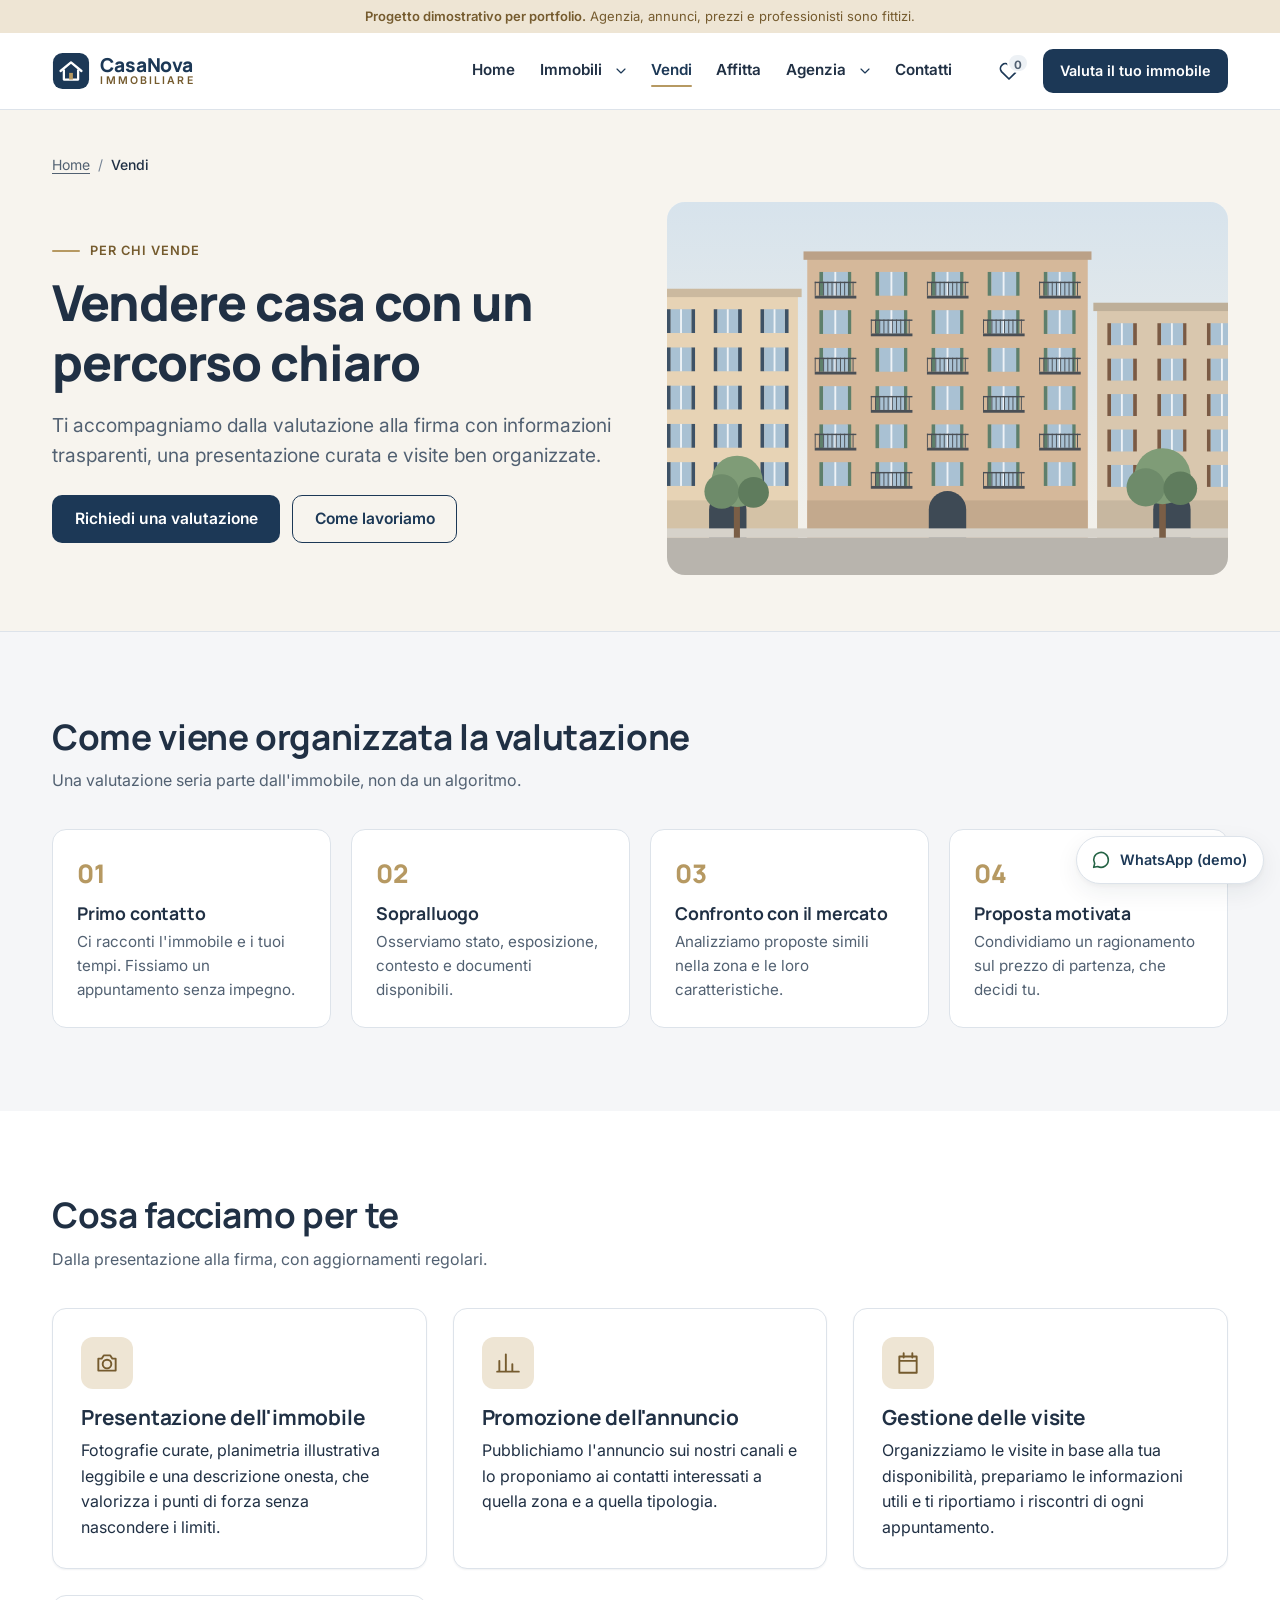
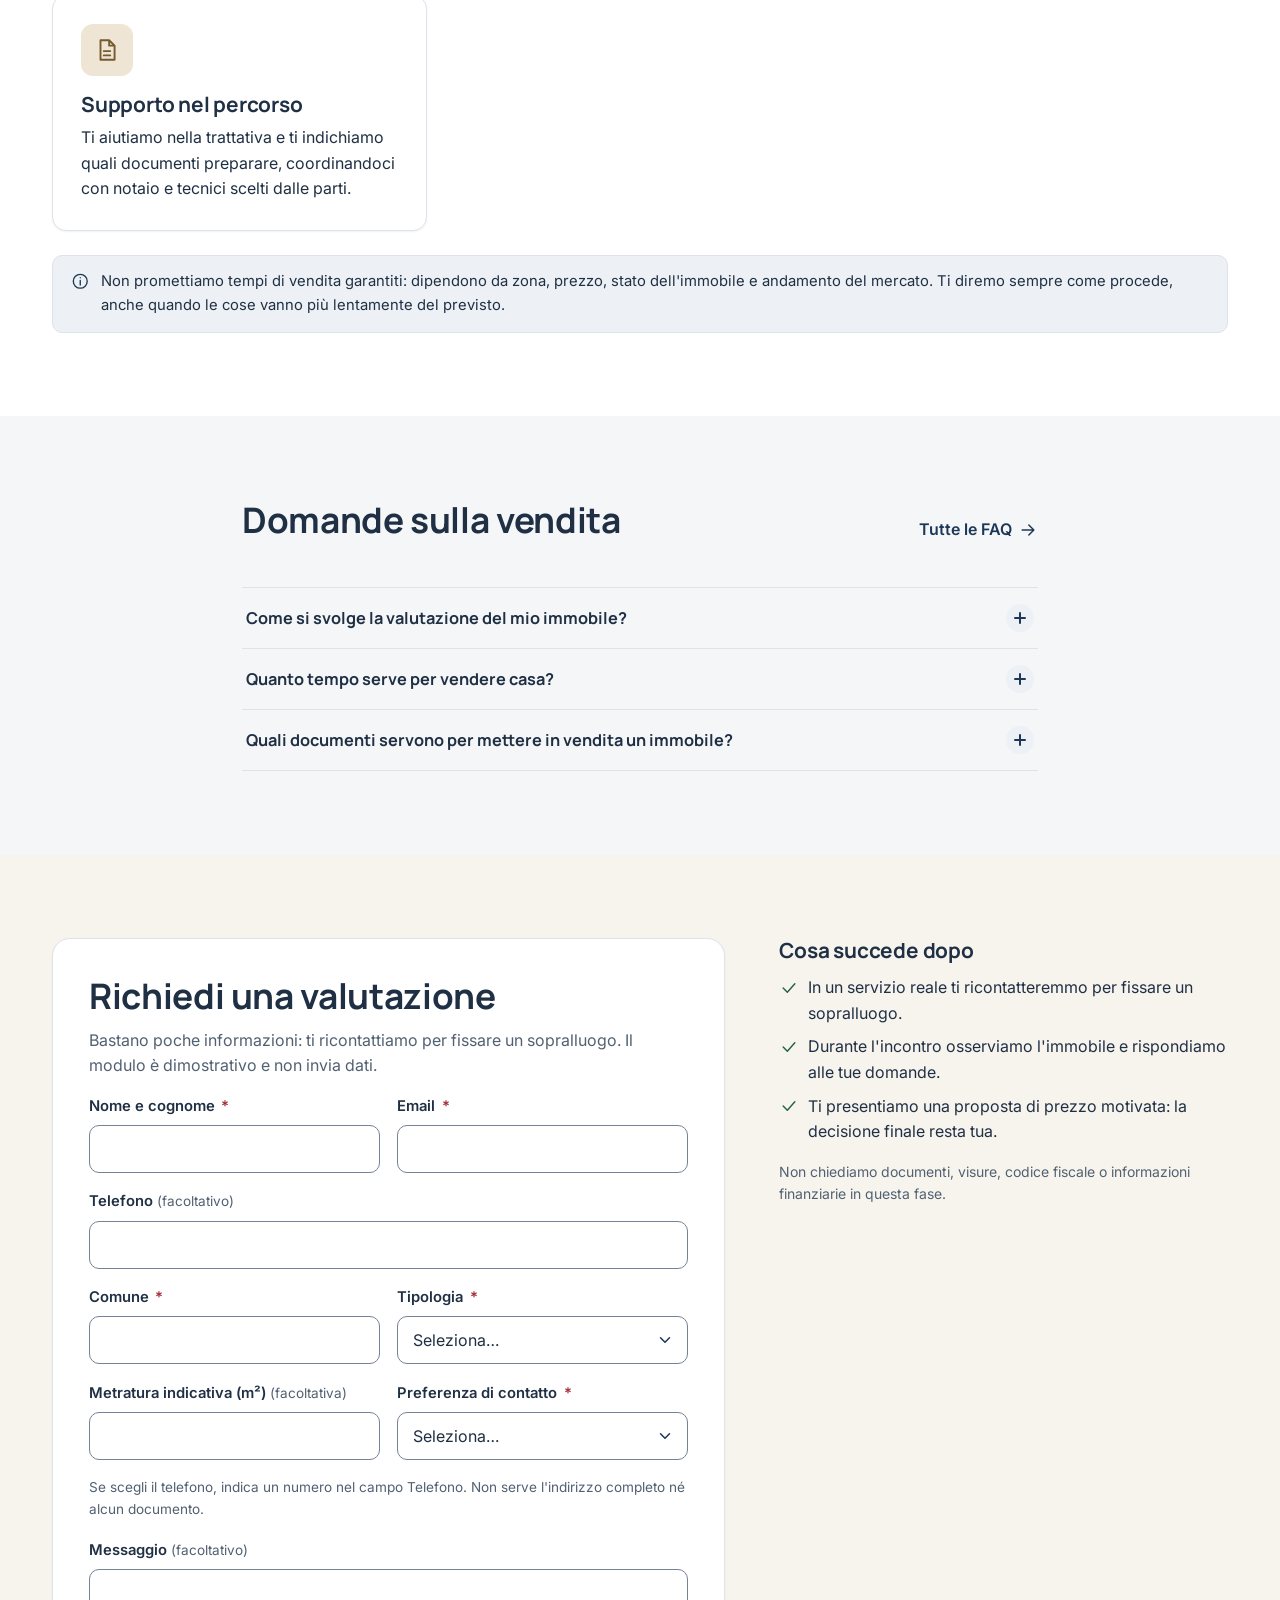
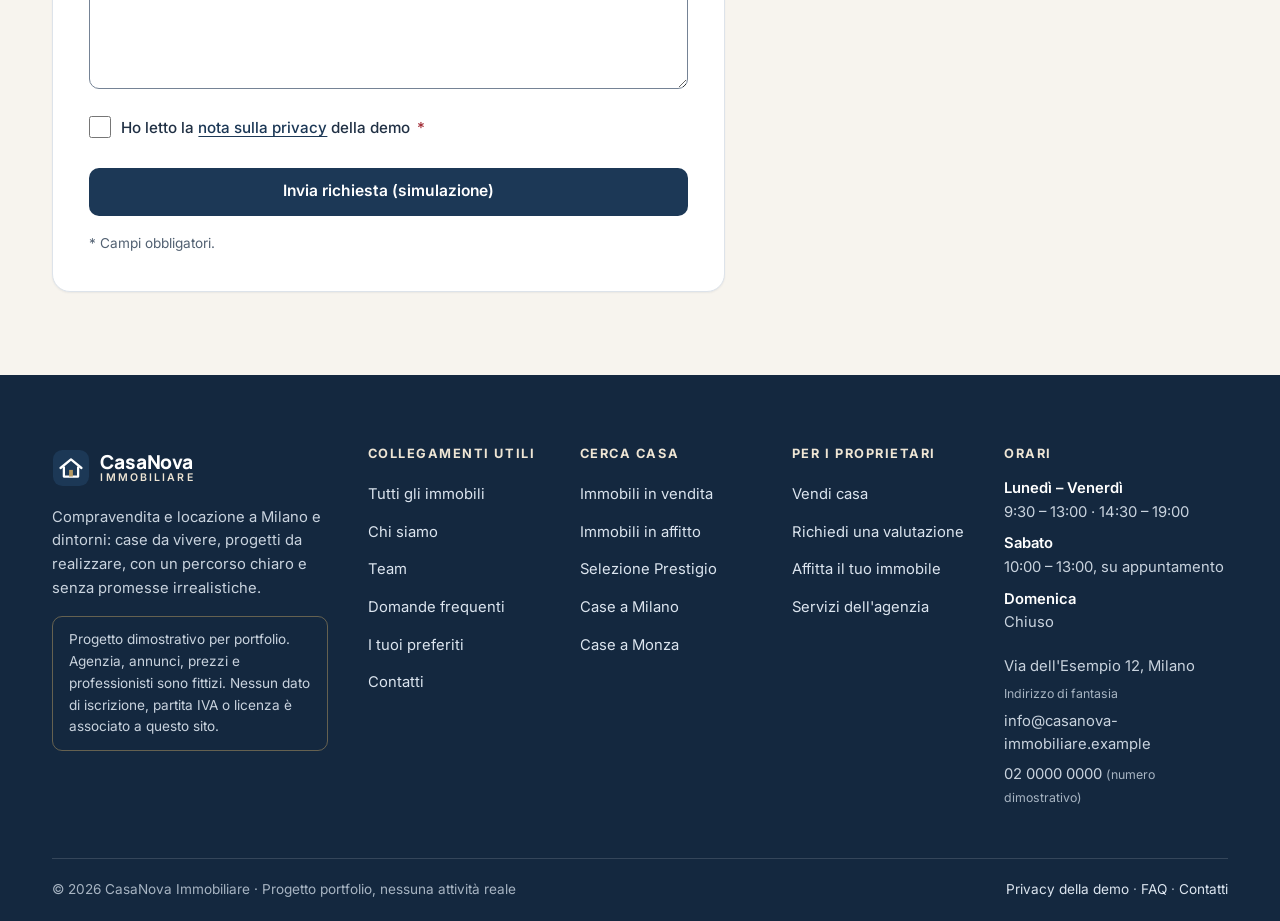
<file: vendi.html>
<!DOCTYPE html>
<html lang="it">
<head>
<meta charset="utf-8">
<meta name="viewport" content="width=device-width, initial-scale=1, viewport-fit=cover">
<title>Vendi casa – Valutazione su appuntamento | CasaNova Immobiliare</title>
<meta name="description" content="Come CasaNova Immobiliare accompagna chi vende casa: valutazione su appuntamento, presentazione, visite. Progetto dimostrativo.">
<meta name="theme-color" content="#FFFFFF">
<meta name="format-detection" content="telephone=no">
<link rel="icon" href="assets/images/favicon.svg" type="image/svg+xml">
<link rel="apple-touch-icon" href="assets/images/apple-touch-icon.png">
<link rel="preconnect" href="https://fonts.googleapis.com">
<link rel="preconnect" href="https://fonts.gstatic.com" crossorigin>
<link rel="stylesheet" href="https://fonts.googleapis.com/css2?family=Inter:wght@400;500;600;700&amp;family=Manrope:wght@600;700;800&amp;display=swap">
<link rel="stylesheet" href="css/base.css">
<link rel="stylesheet" href="css/components.css">
<link rel="stylesheet" href="css/pages.css">
<script defer src="js/data.js"></script>
<script defer src="js/favorites.js"></script>
<script defer src="js/main.js"></script>
<script defer src="js/forms.js"></script>
</head>
<body>
<a class="skip-link" href="#main">Vai al contenuto principale</a>
<div class="demo-bar"><strong>Progetto dimostrativo per portfolio.</strong> Agenzia, annunci, prezzi e professionisti sono fittizi.</div>
<header class="site-header">
  <div class="container site-header__inner">
    <a class="logo" href="index.html" aria-label="CasaNova Immobiliare, torna alla home"><svg class="logo__mark" viewBox="0 0 40 40" aria-hidden="true" focusable="false"><rect x="1" y="1" width="38" height="38" rx="10" fill="#1C3856"/><path d="M9 20 20 11l11 9" fill="none" stroke="#fff" stroke-width="2.4" stroke-linejoin="round" stroke-linecap="round"/><path d="M12.5 18.5V29h15V18.5" fill="none" stroke="#fff" stroke-width="2.4" stroke-linejoin="round"/><rect x="18" y="22" width="4" height="7" fill="#B69962"/></svg><span class="logo__text" aria-hidden="true"><span class="logo__name">CasaNova</span><span class="logo__sub">Immobiliare</span></span></a>
    <nav class="main-nav" aria-label="Navigazione principale">
      <div class="main-nav__panel" id="nav-panel">
        <div class="main-nav__head">
          <a class="logo" href="index.html" aria-label="CasaNova Immobiliare, torna alla home (menu)"><svg class="logo__mark" viewBox="0 0 40 40" aria-hidden="true" focusable="false"><rect x="1" y="1" width="38" height="38" rx="10" fill="#1C3856"/><path d="M9 20 20 11l11 9" fill="none" stroke="#fff" stroke-width="2.4" stroke-linejoin="round" stroke-linecap="round"/><path d="M12.5 18.5V29h15V18.5" fill="none" stroke="#fff" stroke-width="2.4" stroke-linejoin="round"/><rect x="18" y="22" width="4" height="7" fill="#B69962"/></svg><span class="logo__text" aria-hidden="true"><span class="logo__name">CasaNova</span><span class="logo__sub">Immobiliare</span></span></a>
          <button type="button" class="icon-btn nav-close" aria-label="Chiudi menu"><svg class="icon " viewBox="0 0 24 24" aria-hidden="true" focusable="false"><path d="M6 6l12 12M18 6 6 18"/></svg></button>
        </div>
        <div class="main-nav__scroll">
          <ul class="main-nav__list">
            <li><a class="main-nav__link" href="index.html">Home</a></li><li class="has-sub"><div class="main-nav__row"><a class="main-nav__link" href="immobili.html">Immobili</a><button type="button" class="sub-toggle" aria-expanded="false" aria-controls="sub-immobili"><span class="visually-hidden">Mostra le voci di Immobili</span><svg class="icon icon--sm" viewBox="0 0 24 24" aria-hidden="true" focusable="false"><path d="m6 9 6 6 6-6"/></svg></button></div><ul class="submenu" id="sub-immobili" hidden><li><a href="immobili.html">Tutti gli immobili</a></li><li><a href="immobili.html?contratto=vendita">In vendita</a></li><li><a href="immobili.html?contratto=affitto">In affitto</a></li><li><a href="immobili.html?prestigio=1">Selezione Prestigio</a></li></ul></li><li><a class="main-nav__link" href="vendi.html" aria-current="page">Vendi</a></li><li><a class="main-nav__link" href="affitta.html">Affitta</a></li><li class="has-sub"><div class="main-nav__row"><a class="main-nav__link" href="agenzia.html">Agenzia</a><button type="button" class="sub-toggle" aria-expanded="false" aria-controls="sub-agenzia"><span class="visually-hidden">Mostra le voci di Agenzia</span><svg class="icon icon--sm" viewBox="0 0 24 24" aria-hidden="true" focusable="false"><path d="m6 9 6 6 6-6"/></svg></button></div><ul class="submenu" id="sub-agenzia" hidden><li><a href="agenzia.html">Chi siamo</a></li><li><a href="team.html">Team</a></li><li><a href="servizi.html">Servizi</a></li><li><a href="faq.html">FAQ</a></li></ul></li><li><a class="main-nav__link" href="contatti.html">Contatti</a></li>
          </ul>
        </div>
        <div class="main-nav__foot">
          <a class="btn btn--primary btn--block" href="vendi.html#valutazione">Valuta il tuo immobile</a>
          <p>Orari e recapiti dimostrativi nella pagina <a href="contatti.html">Contatti</a>.</p>
        </div>
      </div>
    </nav>
    <div class="site-header__actions">
      <a class="icon-btn" href="preferiti.html" data-fav-link aria-label="Preferiti"><svg class="icon " viewBox="0 0 24 24" aria-hidden="true" focusable="false"><path d="M19.5 12.6 12 20l-7.5-7.4A4.9 4.9 0 0 1 12 6.3a4.9 4.9 0 0 1 7.5 6.3z"/></svg><span class="fav-count" data-fav-count data-count="0" aria-hidden="true">0</span></a>
      <a class="btn btn--primary btn--sm header-cta" href="vendi.html#valutazione">Valuta il tuo immobile</a>
      <button type="button" class="icon-btn menu-toggle" aria-expanded="false" aria-controls="nav-panel" aria-label="Apri menu"><svg class="icon " viewBox="0 0 24 24" aria-hidden="true" focusable="false"><path d="M4 7h16M4 12h16M4 17h16"/></svg></button>
    </div>
  </div>
  <div class="nav-backdrop" hidden></div>
</header>
<main id="main" tabindex="-1">
<section class="page-hero page-hero--image">
  <div class="container">
    <nav class="breadcrumb" aria-label="Percorso"><ol><li><a href="index.html">Home</a></li><li><span aria-current="page">Vendi</span></li></ol></nav>
    <div class="split">
      <div>
        <p class="eyebrow">Per chi vende</p>
        <h1>Vendere casa con un percorso chiaro</h1>
        <p class="lead">Ti accompagniamo dalla valutazione alla firma con informazioni trasparenti, una presentazione curata e visite ben organizzate.</p>
        <div class="btn-row" style="margin-top:1.5rem"><a class="btn btn--primary" href="#valutazione">Richiedi una valutazione</a><a class="btn btn--secondary" href="#metodo">Come lavoriamo</a></div>
      </div>
      <div class="page-hero__media"><img src="assets/images/vendi-hero.svg" alt="Illustrazione di un palazzo residenziale milanese con balconi" width="1200" height="800" fetchpriority="high"></div>
    </div>
  </div>
</section>

<section class="section" aria-labelledby="metodo">
  <div class="container">
    <div class="section-head"><div><h2 id="metodo">Come viene organizzata la valutazione</h2><p>Una valutazione seria parte dall'immobile, non da un algoritmo.</p></div></div>
    <ol class="steps">
      <li><h3>Primo contatto</h3><p>Ci racconti l'immobile e i tuoi tempi. Fissiamo un appuntamento senza impegno.</p></li>
      <li><h3>Sopralluogo</h3><p>Osserviamo stato, esposizione, contesto e documenti disponibili.</p></li>
      <li><h3>Confronto con il mercato</h3><p>Analizziamo proposte simili nella zona e le loro caratteristiche.</p></li>
      <li><h3>Proposta motivata</h3><p>Condividiamo un ragionamento sul prezzo di partenza, che decidi tu.</p></li>
    </ol>
  </div>
</section>

<section class="section section--white" aria-labelledby="h-percorso">
  <div class="container">
    <div class="section-head"><div><h2 id="h-percorso">Cosa facciamo per te</h2><p>Dalla presentazione alla firma, con aggiornamenti regolari.</p></div></div>
    <div class="grid grid--2">
      <article class="card"><span class="card__icon"><svg class="icon " viewBox="0 0 24 24" aria-hidden="true" focusable="false"><path d="M4 8h3l2-3h6l2 3h3v11H4zM12 17a4 4 0 1 0 0-8 4 4 0 0 0 0 8z"/></svg></span><h3>Presentazione dell'immobile</h3><p>Fotografie curate, planimetria illustrativa leggibile e una descrizione onesta, che valorizza i punti di forza senza nascondere i limiti.</p></article>
      <article class="card"><span class="card__icon"><svg class="icon " viewBox="0 0 24 24" aria-hidden="true" focusable="false"><path d="M4 20V10M10 20V4M16 20v-7M22 20H2"/></svg></span><h3>Promozione dell'annuncio</h3><p>Pubblichiamo l'annuncio sui nostri canali e lo proponiamo ai contatti interessati a quella zona e a quella tipologia.</p></article>
      <article class="card"><span class="card__icon"><svg class="icon " viewBox="0 0 24 24" aria-hidden="true" focusable="false"><path d="M4 6h16v15H4zM4 10h16M8 3v4M16 3v4"/></svg></span><h3>Gestione delle visite</h3><p>Organizziamo le visite in base alla tua disponibilità, prepariamo le informazioni utili e ti riportiamo i riscontri di ogni appuntamento.</p></article>
      <article class="card"><span class="card__icon"><svg class="icon " viewBox="0 0 24 24" aria-hidden="true" focusable="false"><path d="M6 3h8l5 5v13H6zM14 3v5h5M9 13h6M9 17h6"/></svg></span><h3>Supporto nel percorso</h3><p>Ti aiutiamo nella trattativa e ti indichiamo quali documenti preparare, coordinandoci con notaio e tecnici scelti dalle parti.</p></article>
    </div>
    <div class="notice" style="margin-top:1.5rem"><svg class="icon " viewBox="0 0 24 24" aria-hidden="true" focusable="false"><path d="M12 21a9 9 0 1 0 0-18 9 9 0 0 0 0 18zM12 11v6M12 7.5v.01"/></svg><p>Non promettiamo tempi di vendita garantiti: dipendono da zona, prezzo, stato dell'immobile e andamento del mercato. Ti diremo sempre come procede, anche quando le cose vanno più lentamente del previsto.</p></div>
  </div>
</section>

<section class="section" aria-labelledby="h-vfaq">
  <div class="container container--narrow">
    <div class="section-head"><div><h2 id="h-vfaq">Domande sulla vendita</h2></div><a class="link-arrow" href="faq.html">Tutte le FAQ<svg class="icon " viewBox="0 0 24 24" aria-hidden="true" focusable="false"><path d="M5 12h14M13 6l6 6-6 6"/></svg></a></div>
    <div data-render="faq" data-cat="vendita"></div>
  </div>
</section>

<section class="section section--warm" id="valutazione" aria-labelledby="h-form" tabindex="-1">
  <div class="container">
    <div class="split split--wide-left" style="align-items:start">
      <div class="form-card">
        <h2 id="h-form">Richiedi una valutazione</h2>
        <p>Bastano poche informazioni: ti ricontattiamo per fissare un sopralluogo. Il modulo è dimostrativo e non invia dati.</p>
        <form class="form" data-demo-form novalidate data-success-extra="Non è stata prodotta alcuna valutazione reale: in un servizio reale la valutazione richiede un sopralluogo dell'immobile.">
          <div class="form-row form-row--2">
  <div class="field"><label for="val-nome">Nome e cognome <span class="req" aria-hidden="true">*</span></label><input class="input" id="val-nome" name="nome" autocomplete="name" required data-label="nome e cognome" maxlength="80"></div>
  <div class="field"><label for="val-email">Email <span class="req" aria-hidden="true">*</span></label><input class="input" id="val-email" name="email" type="email" inputmode="email" autocomplete="email" required data-label="l'indirizzo email" maxlength="120"></div>
</div>
<div class="field"><label for="val-tel">Telefono <span class="optional">(facoltativo)</span></label><input class="input" id="val-tel" name="telefono" data-required-when="preferenza=telefono" data-label="un numero di telefono (hai scelto di essere contattato per telefono)" type="tel" inputmode="tel" autocomplete="tel" maxlength="20"></div>
          <div class="form-row form-row--2">
            <div class="field"><label for="val-comune">Comune <span class="req" aria-hidden="true">*</span></label><input class="input" id="val-comune" name="comune" autocomplete="address-level2" required data-label="il comune" maxlength="60"></div>
            <div class="field"><label for="val-tipo">Tipologia <span class="req" aria-hidden="true">*</span></label><select class="select" id="val-tipo" name="tipologia" required data-label="la tipologia"><option value="">Seleziona…</option><option>Monolocale</option><option>Bilocale</option><option>Trilocale</option><option>Appartamento 4+ locali</option><option>Attico</option><option>Loft</option><option>Villa</option><option>Villetta</option><option>Altro</option></select></div>
          </div>
          <div class="form-row form-row--2">
            <div class="field"><label for="val-mq">Metratura indicativa (m²) <span class="optional">(facoltativa)</span></label><input class="input" id="val-mq" name="metratura" type="number" inputmode="numeric" min="10" max="2000"></div>
            <div class="field"><label for="val-pref">Preferenza di contatto <span class="req" aria-hidden="true">*</span></label><select class="select" id="val-pref" name="preferenza" required data-label="come preferisci essere contattato"><option value="">Seleziona…</option><option value="email">Email</option><option value="telefono">Telefono</option><option value="indifferente">Indifferente</option></select></div>
          </div>
          <p class="field-hint">Se scegli il telefono, indica un numero nel campo Telefono. Non serve l'indirizzo completo né alcun documento.</p>
          <div class="field"><label for="val-msg">Messaggio <span class="optional">(facoltativo)</span></label><textarea class="textarea" id="val-msg" name="messaggio" rows="4" maxlength="1000"></textarea></div>
          <label class="check"><input type="checkbox" name="privacy" id="val-privacy" required data-label="presa visione della nota sulla privacy"><span>Ho letto la <a href="privacy.html">nota sulla privacy</a> della demo <span class="req" aria-hidden="true">*</span></span></label>
          <button type="submit" class="btn btn--primary">Invia richiesta (simulazione)</button>
          <p class="form-note"><span aria-hidden="true">*</span> Campi obbligatori.</p>
        </form>
      </div>
      <div class="stack">
        <h3>Cosa succede dopo</h3>
        <ul class="check-list" style="grid-template-columns:1fr">
          <li><svg class="icon " viewBox="0 0 24 24" aria-hidden="true" focusable="false"><path d="m5 12 5 5 9-10"/></svg><span>In un servizio reale ti ricontatteremmo per fissare un sopralluogo.</span></li>
          <li><svg class="icon " viewBox="0 0 24 24" aria-hidden="true" focusable="false"><path d="m5 12 5 5 9-10"/></svg><span>Durante l'incontro osserviamo l'immobile e rispondiamo alle tue domande.</span></li>
          <li><svg class="icon " viewBox="0 0 24 24" aria-hidden="true" focusable="false"><path d="m5 12 5 5 9-10"/></svg><span>Ti presentiamo una proposta di prezzo motivata: la decisione finale resta tua.</span></li>
        </ul>
        <p class="muted small">Non chiediamo documenti, visure, codice fiscale o informazioni finanziarie in questa fase.</p>
      </div>
    </div>
  </div>
</section>
</main>

<footer class="site-footer">
  <div class="container">
    <div class="footer-grid">
      <div class="footer-brand">
        <a class="logo" href="index.html" aria-label="CasaNova Immobiliare, torna alla home"><svg class="logo__mark" viewBox="0 0 40 40" aria-hidden="true" focusable="false"><rect x="1" y="1" width="38" height="38" rx="10" fill="#1C3856"/><path d="M9 20 20 11l11 9" fill="none" stroke="#fff" stroke-width="2.4" stroke-linejoin="round" stroke-linecap="round"/><path d="M12.5 18.5V29h15V18.5" fill="none" stroke="#fff" stroke-width="2.4" stroke-linejoin="round"/><rect x="18" y="22" width="4" height="7" fill="#B69962"/></svg><span class="logo__text" aria-hidden="true"><span class="logo__name">CasaNova</span><span class="logo__sub">Immobiliare</span></span></a>
        <p>Compravendita e locazione a Milano e dintorni: case da vivere, progetti da realizzare, con un percorso chiaro e senza promesse irrealistiche.</p>
        <p class="footer-note">Progetto dimostrativo per portfolio. Agenzia, annunci, prezzi e professionisti sono fittizi. Nessun dato di iscrizione, partita IVA o licenza è associato a questo sito.</p>
      </div>
      <div>
        <h2>Collegamenti utili</h2>
        <ul class="footer-links">
          <li><a href="immobili.html">Tutti gli immobili</a></li>
          <li><a href="agenzia.html">Chi siamo</a></li>
          <li><a href="team.html">Team</a></li>
          <li><a href="faq.html">Domande frequenti</a></li>
          <li><a href="preferiti.html">I tuoi preferiti</a></li>
          <li><a href="contatti.html">Contatti</a></li>
        </ul>
      </div>
      <div>
        <h2>Cerca casa</h2>
        <ul class="footer-links">
          <li><a href="immobili.html?contratto=vendita">Immobili in vendita</a></li>
          <li><a href="immobili.html?contratto=affitto">Immobili in affitto</a></li>
          <li><a href="immobili.html?prestigio=1">Selezione Prestigio</a></li>
          <li><a href="immobili.html?comune=Milano">Case a Milano</a></li>
          <li><a href="immobili.html?comune=Monza">Case a Monza</a></li>
        </ul>
      </div>
      <div>
        <h2>Per i proprietari</h2>
        <ul class="footer-links">
          <li><a href="vendi.html">Vendi casa</a></li>
          <li><a href="vendi.html#valutazione">Richiedi una valutazione</a></li>
          <li><a href="affitta.html#proprietari">Affitta il tuo immobile</a></li>
          <li><a href="servizi.html">Servizi dell'agenzia</a></li>
        </ul>
      </div>
      <div>
        <h2>Orari</h2>
        <dl class="footer-hours" data-hours>
          <div><dt>Lunedì – Venerdì</dt><dd>9:30 – 13:00 · 14:30 – 19:00</dd></div>
          <div><dt>Sabato</dt><dd>10:00 – 13:00, su appuntamento</dd></div>
          <div><dt>Domenica</dt><dd>Chiuso</dd></div>
        </dl>
        <div class="footer-contact">
          <span data-agency="address">Via dell'Esempio 12, Milano</span>
          <small>Indirizzo di fantasia</small>
          <span data-agency="email">info@casanova-immobiliare.example</span>
          <span><span data-agency="phone">02 0000 0000</span> <small>(numero dimostrativo)</small></span>
        </div>
      </div>
    </div>
    <div class="footer-bottom">
      <p>© <span data-year>2026</span> CasaNova Immobiliare · Progetto portfolio, nessuna attività reale</p>
      <p><a href="privacy.html">Privacy della demo</a> · <a href="faq.html">FAQ</a> · <a href="contatti.html">Contatti</a></p>
    </div>
  </div>
</footer>
</body>
</html>
</file>
<file: css/base.css>
/* =========================================================================
   CasaNova Immobiliare — base.css
   Variabili, reset, tipografia, layout e utilità.
   ========================================================================= */

:root {
  --bg-page: #F5F6F8;
  --bg-surface: #FFFFFF;
  --bg-warm: #F7F4EE;
  --bg-soft-blue: #EDF1F5;
  --bg-navy: #14283F;

  --text-primary: #203044;
  --text-secondary: #526172;
  --text-on-dark: #F7F8FA;

  --brand-primary: #1C3856;
  --brand-primary-hover: #142A42;

  --accent-gold: #B69962;
  --accent-gold-soft: #EEE5D4;
  --accent-gold-text: #755B2E;

  --border-subtle: #DDE3EA;
  --border-control: #758395;

  --success-text: #246345;
  --success-bg: #EAF5EF;
  --error-text: #A12B35;
  --error-bg: #FFF0F1;

  /* Tipografia (modifica qui i font: vedi README) */
  --font-heading: "Manrope", "Segoe UI", system-ui, -apple-system, "Helvetica Neue", Arial, sans-serif;
  --font-body: "Inter", "Segoe UI", system-ui, -apple-system, "Helvetica Neue", Arial, sans-serif;

  /* Misure */
  --container: 1240px;
  --gutter: clamp(1rem, 4vw, 2rem);
  --radius-sm: 8px;
  --radius: 14px;
  --radius-lg: 18px;
  --shadow-sm: 0 1px 2px rgba(20, 40, 63, .06);
  --shadow: 0 2px 4px rgba(20, 40, 63, .04), 0 8px 24px rgba(20, 40, 63, .07);
  --shadow-lg: 0 12px 40px rgba(20, 40, 63, .16);
  --header-h: 64px;
  --focus: 0 0 0 3px #FFFFFF, 0 0 0 5px var(--brand-primary);
  --ease: cubic-bezier(.2, .7, .2, 1);
  --t-fast: 160ms;
  --t: 240ms;

  --safe-bottom: env(safe-area-inset-bottom, 0px);
  --safe-left: env(safe-area-inset-left, 0px);
  --safe-right: env(safe-area-inset-right, 0px);
}

@media (min-width: 1120px) {
  :root { --header-h: 76px; }
}

/* ----------------------------------------------------------------- reset */
*, *::before, *::after { box-sizing: border-box; }

html {
  -webkit-text-size-adjust: 100%;
  text-size-adjust: 100%;
  scroll-padding-top: calc(var(--header-h) + 16px);
}

@media (prefers-reduced-motion: no-preference) {
  html { scroll-behavior: smooth; }
}

body {
  margin: 0;
  min-height: 100vh;
  min-height: 100dvh;
  background: var(--bg-page);
  color: var(--text-primary);
  font-family: var(--font-body);
  font-size: 1rem;
  line-height: 1.6;
  overflow-x: hidden;
  -webkit-font-smoothing: antialiased;
  -moz-osx-font-smoothing: grayscale;
  font-variant-numeric: lining-nums;
}

body.is-locked { overflow: hidden; }

img, svg, video { display: block; max-width: 100%; }
img { height: auto; }

h1, h2, h3, h4 {
  font-family: var(--font-heading);
  color: var(--text-primary);
  line-height: 1.2;
  margin: 0 0 .6em;
  font-weight: 700;
  letter-spacing: -.01em;
  overflow-wrap: break-word;
}
h1 { font-size: clamp(1.9rem, 1.4rem + 2.4vw, 3.1rem); font-weight: 800; letter-spacing: -.02em; }
h2 { font-size: clamp(1.5rem, 1.2rem + 1.4vw, 2.2rem); }
h3 { font-size: clamp(1.1rem, 1.02rem + .4vw, 1.3rem); }
h4 { font-size: 1.05rem; }

p { margin: 0 0 1em; }
p, li, dd, td { overflow-wrap: break-word; }

a { color: var(--brand-primary); text-underline-offset: .18em; text-decoration-thickness: 1px; }
a:hover { color: var(--brand-primary-hover); text-decoration-thickness: 2px; }

ul, ol { padding-left: 1.2em; }

button, input, select, textarea { font: inherit; color: inherit; }
button { cursor: pointer; }

:focus { outline: none; }
:focus-visible { outline: 3px solid var(--brand-primary); outline-offset: 2px; border-radius: 4px; }

[hidden] { display: none !important; }

hr { border: 0; border-top: 1px solid var(--border-subtle); margin: 2rem 0; }

address { font-style: normal; }

table { border-collapse: collapse; width: 100%; }

/* ----------------------------------------------------------------- layout */
.container {
  width: 100%;
  max-width: var(--container);
  margin-inline: auto;
  padding-inline: max(var(--gutter), var(--safe-left)) max(var(--gutter), var(--safe-right));
}
.container--narrow { max-width: 860px; }

.section { padding-block: clamp(3rem, 2rem + 4vw, 5.5rem); }
.section--tight { padding-block: clamp(2rem, 1.5rem + 2vw, 3.5rem); }
.section--warm { background: var(--bg-warm); }
.section--blue { background: var(--bg-soft-blue); }
.section--white { background: var(--bg-surface); }

.section-head {
  display: flex;
  flex-wrap: wrap;
  align-items: flex-end;
  justify-content: space-between;
  gap: .75rem 2rem;
  margin-bottom: clamp(1.5rem, 1rem + 1.5vw, 2.5rem);
}
.section-head > div { min-width: 0; max-width: 680px; }
.section-head h2 { margin-bottom: .3em; }
.section-head p { color: var(--text-secondary); margin: 0; }

.eyebrow {
  display: inline-flex;
  align-items: center;
  gap: .6rem;
  font-size: .8rem;
  font-weight: 600;
  letter-spacing: .08em;
  text-transform: uppercase;
  color: var(--accent-gold-text);
  margin-bottom: .75rem;
}
.eyebrow::before {
  content: "";
  width: 28px;
  height: 2px;
  background: var(--accent-gold);
  border-radius: 2px;
}

.lead { font-size: clamp(1.05rem, 1rem + .3vw, 1.2rem); color: var(--text-secondary); }
.muted { color: var(--text-secondary); }
.small { font-size: .875rem; }

.grid { display: grid; gap: clamp(1rem, .8rem + 1vw, 1.75rem); }
.grid > * { min-width: 0; }
.grid--2 { grid-template-columns: repeat(auto-fit, minmax(min(100%, 340px), 1fr)); }
.grid--3 { grid-template-columns: repeat(auto-fill, minmax(min(100%, 290px), 1fr)); }
.grid--4 { grid-template-columns: repeat(auto-fill, minmax(min(100%, 240px), 1fr)); }

.split {
  display: grid;
  gap: clamp(1.5rem, 1rem + 3vw, 4rem);
  align-items: center;
}
.split > * { min-width: 0; }
@media (min-width: 900px) {
  .split { grid-template-columns: 1fr 1fr; }
  .split--wide-left { grid-template-columns: 1.2fr .8fr; }
}

.stack > * + * { margin-top: 1rem; }

.prose { max-width: 72ch; }
.prose h2 { margin-top: 2rem; }
.prose h3 { margin-top: 1.5rem; }

/* ----------------------------------------------------------------- utilities */
.visually-hidden {
  position: absolute !important;
  width: 1px; height: 1px;
  padding: 0; margin: -1px;
  overflow: hidden;
  clip: rect(0 0 0 0);
  white-space: nowrap;
  border: 0;
}

.skip-link {
  position: absolute;
  left: 1rem;
  top: -100px;
  z-index: 1000;
  padding: .75rem 1rem;
  background: var(--brand-primary);
  color: #fff;
  border-radius: var(--radius-sm);
  font-weight: 600;
  text-decoration: none;
}
.skip-link:focus { top: .75rem; color: #fff; }

.text-center { text-align: center; }
.mt-0 { margin-top: 0; }
.mb-0 { margin-bottom: 0; }

.gold-rule {
  width: 48px;
  height: 2px;
  background: var(--accent-gold);
  border: 0;
  margin: 0 0 1.25rem;
}

@media (prefers-reduced-motion: reduce) {
  *, *::before, *::after {
    animation-duration: .01ms !important;
    animation-iteration-count: 1 !important;
    transition-duration: .01ms !important;
    scroll-behavior: auto !important;
  }
}
</file>
<file: css/components.css>
/* =========================================================================
   CasaNova Immobiliare — components.css
   Componenti riutilizzabili: header, menu, pulsanti, card, badge, form,
   breadcrumb, paginazione, chip, accordion, modali, galleria, footer.
   ========================================================================= */

/* ------------------------------------------------------------ demo bar */
.demo-bar {
  background: var(--accent-gold-soft);
  color: var(--accent-gold-text);
  font-size: .8125rem;
  line-height: 1.4;
  text-align: center;
  padding: .45rem var(--gutter);
}
.demo-bar strong { font-weight: 600; }

/* ------------------------------------------------------------ icons */
.icon { width: 1.25em; height: 1.25em; flex: none; fill: none; stroke: currentColor; stroke-width: 1.75; stroke-linecap: round; stroke-linejoin: round; }
.icon--sm { width: 1em; height: 1em; }
.icon--lg { width: 1.75rem; height: 1.75rem; }

/* ------------------------------------------------------------ buttons */
.btn {
  display: inline-flex;
  align-items: center;
  justify-content: center;
  gap: .55rem;
  min-height: 48px;
  padding: .7rem 1.35rem;
  border: 1.5px solid transparent;
  border-radius: 10px;
  font-weight: 600;
  font-size: .975rem;
  line-height: 1.2;
  text-align: center;
  text-decoration: none;
  cursor: pointer;
  transition: background-color var(--t-fast) var(--ease), color var(--t-fast) var(--ease), border-color var(--t-fast) var(--ease), box-shadow var(--t-fast) var(--ease);
  -webkit-tap-highlight-color: transparent;
}
.btn:hover { text-decoration: none; }
.btn:focus-visible { outline: none; box-shadow: var(--focus); }
.btn[disabled], .btn[aria-disabled="true"] { opacity: .55; cursor: not-allowed; }

.btn--primary { background: var(--brand-primary); color: #fff; }
.btn--primary:hover { background: var(--brand-primary-hover); color: #fff; }

.btn--secondary { background: transparent; color: var(--brand-primary); border-color: var(--brand-primary); }
.btn--secondary:hover { background: var(--bg-soft-blue); color: var(--brand-primary-hover); }

.btn--ghost { background: transparent; color: var(--brand-primary); padding-inline: .75rem; }
.btn--ghost:hover { background: var(--bg-soft-blue); }

.btn--light { background: #fff; color: var(--brand-primary); }
.btn--light:hover { background: var(--accent-gold-soft); color: var(--brand-primary-hover); }

.btn--outline-light { background: transparent; color: #fff; border-color: rgba(255, 255, 255, .7); }
.btn--outline-light:hover { background: rgba(255, 255, 255, .1); color: #fff; }

.btn--sm { min-height: 44px; padding: .55rem 1rem; font-size: .9rem; }
.btn--block { width: 100%; }

.btn-row { display: flex; flex-wrap: wrap; gap: .75rem; align-items: center; }

.link-arrow {
  display: inline-flex;
  align-items: center;
  gap: .4rem;
  font-weight: 600;
  text-decoration: none;
  min-height: 44px;
}
.link-arrow:hover { text-decoration: underline; }
.link-arrow .icon { transition: transform var(--t-fast) var(--ease); }
.link-arrow:hover .icon { transform: translateX(3px); }

.icon-btn {
  position: relative;
  display: inline-flex;
  align-items: center;
  justify-content: center;
  width: 44px;
  height: 44px;
  border-radius: 10px;
  border: 1px solid transparent;
  background: transparent;
  color: var(--brand-primary);
  text-decoration: none;
  flex: none;
}
.icon-btn:hover { background: var(--bg-soft-blue); }
.icon-btn:focus-visible { outline: none; box-shadow: var(--focus); }
.icon-btn .icon { width: 24px; height: 24px; }

/* ------------------------------------------------------------ header */
.site-header {
  position: sticky;
  top: 0;
  z-index: 100;
  background: rgba(255, 255, 255, .97);
  border-bottom: 1px solid var(--border-subtle);
}
/* Nessun backdrop-filter sull'header: creerebbe un contenitore per il pannello fisso del menu mobile. */
.site-header__inner {
  display: flex;
  align-items: center;
  gap: 1rem;
  min-height: var(--header-h);
}

.logo {
  display: inline-flex;
  align-items: center;
  gap: .65rem;
  text-decoration: none;
  color: var(--brand-primary);
  margin-right: auto;
  min-width: 0;
  min-height: 44px;
}
.logo:hover { color: var(--brand-primary); text-decoration: none; }
.logo__mark { width: 38px; height: 38px; flex: none; }
.logo__text { display: flex; flex-direction: column; line-height: 1.05; min-width: 0; }
.logo__name { font-family: var(--font-heading); font-weight: 800; font-size: 1.2rem; letter-spacing: -.01em; white-space: nowrap; }
.logo__sub { font-size: .66rem; font-weight: 600; letter-spacing: .2em; text-transform: uppercase; color: var(--accent-gold-text); white-space: nowrap; }
@media (max-width: 359px) {
  .logo__mark { width: 32px; height: 32px; }
  .logo__name { font-size: 1.05rem; }
  .logo__sub { letter-spacing: .12em; }
}

.site-header__actions { display: flex; align-items: center; gap: .25rem; }

.fav-count {
  position: absolute;
  top: 3px;
  right: 1px;
  min-width: 20px;
  height: 20px;
  padding: 0 5px;
  border-radius: 999px;
  background: var(--accent-gold);
  color: var(--brand-primary-hover);
  font-size: .72rem;
  font-weight: 700;
  line-height: 20px;
  text-align: center;
  border: 2px solid #fff;
}
.fav-count[data-count="0"] { background: var(--bg-soft-blue); color: var(--text-secondary); }

.header-cta { display: none; }

/* -- navigazione: base (anche senza JavaScript) */
.main-nav__list { list-style: none; margin: 0; padding: 0; }
.main-nav__link,
.submenu a {
  display: flex;
  align-items: center;
  min-height: 44px;
  color: var(--text-primary);
  font-weight: 600;
  text-decoration: none;
}
.main-nav__link[aria-current="page"],
.submenu a[aria-current="page"] { color: var(--brand-primary); }
.main-nav__row { display: flex; align-items: center; justify-content: space-between; gap: .25rem; }
.sub-toggle {
  display: inline-flex;
  align-items: center;
  justify-content: center;
  width: 44px;
  height: 44px;
  border: 0;
  border-radius: 8px;
  background: transparent;
  color: var(--brand-primary);
}
.sub-toggle:hover { background: var(--bg-soft-blue); }
.sub-toggle:focus-visible { outline: none; box-shadow: var(--focus); }
.sub-toggle .icon { transition: transform var(--t-fast) var(--ease); }
.sub-toggle[aria-expanded="true"] .icon { transform: rotate(180deg); }
.submenu { list-style: none; margin: 0; padding: 0; }
.main-nav__head, .main-nav__foot { display: none; }
.menu-toggle { display: none; }

/* Senza JS: i sottomenu restano visibili come elenchi */
html:not(.js) .submenu[hidden] { display: block !important; padding-left: 1rem; }
html:not(.js) .sub-toggle { display: none; }

/* -- MOBILE / TABLET: pannello laterale */
@media (max-width: 1119.98px) {
  html:not(.js) .main-nav { width: 100%; order: 3; }
  html:not(.js) .site-header__inner { flex-wrap: wrap; }

  .js .menu-toggle { display: inline-flex; }

  .js .main-nav__panel {
    position: fixed;
    top: 0;
    right: 0;
    bottom: 0;
    z-index: 210;
    width: min(88vw, 400px);
    height: 100vh;
    height: 100dvh;
    display: flex;
    flex-direction: column;
    background: var(--bg-surface);
    box-shadow: var(--shadow-lg);
    transform: translateX(105%);
    visibility: hidden;
    transition: transform var(--t) var(--ease), visibility 0s linear var(--t);
    overscroll-behavior: contain;
  }
  .js .main-nav__panel.is-open {
    transform: translateX(0);
    visibility: visible;
    transition: transform var(--t) var(--ease), visibility 0s;
  }
  .js .main-nav__head {
    display: flex;
    align-items: center;
    justify-content: space-between;
    gap: 1rem;
    padding: .75rem 1rem .75rem 1.25rem;
    padding-top: max(.75rem, env(safe-area-inset-top, 0px));
    border-bottom: 1px solid var(--border-subtle);
    flex: none;
  }
  .js .main-nav__head .logo { margin: 0; }
  .js .main-nav__scroll {
    flex: 1 1 auto;
    overflow-y: auto;
    -webkit-overflow-scrolling: touch;
    padding: .75rem 1.25rem 1rem;
  }
  .main-nav__list > li { border-bottom: 1px solid var(--border-subtle); }
  .main-nav__link { min-height: 52px; font-size: 1.05rem; flex: 1; }
  .submenu { padding: 0 0 .75rem .9rem; border-left: 2px solid var(--accent-gold-soft); margin-left: .25rem; }
  .submenu a { min-height: 44px; font-weight: 500; color: var(--text-secondary); }
  .js .main-nav__foot {
    display: grid;
    gap: .75rem;
    flex: none;
    padding: 1rem 1.25rem;
    padding-bottom: calc(1rem + var(--safe-bottom));
    border-top: 1px solid var(--border-subtle);
    background: var(--bg-warm);
  }
  .main-nav__foot p { margin: 0; font-size: .85rem; color: var(--text-secondary); }

  .nav-backdrop {
    position: fixed;
    inset: 0;
    z-index: 200;
    background: rgba(20, 40, 63, .45);
    opacity: 0;
    transition: opacity var(--t) var(--ease);
  }
  .nav-backdrop.is-visible { opacity: 1; }
}

/* -- DESKTOP */
@media (min-width: 1120px) {
  .header-cta { display: inline-flex; margin-left: .5rem; }
  .main-nav { margin-right: .5rem; }
  .main-nav__panel { display: block; }
  .main-nav__scroll { display: block; }
  .main-nav__list { display: flex; align-items: center; gap: .15rem; }
  .main-nav__list > li { position: relative; }
  .main-nav__link { padding: 0 .7rem; border-radius: 8px; font-size: .95rem; position: relative; }
  .main-nav__link:hover { background: var(--bg-soft-blue); color: var(--brand-primary); }
  .main-nav__link.is-section::after,
  .main-nav__link[aria-current="page"]::after {
    content: "";
    position: absolute;
    left: .7rem;
    right: .7rem;
    bottom: 6px;
    height: 2px;
    background: var(--accent-gold);
    border-radius: 2px;
  }
  .main-nav__row { gap: 0; }
  .main-nav__row .main-nav__link { padding-right: .2rem; }
  .sub-toggle { width: 32px; height: 44px; }
  .submenu {
    position: absolute;
    top: calc(100% + 6px);
    left: 0;
    min-width: 240px;
    padding: .5rem;
    background: var(--bg-surface);
    border: 1px solid var(--border-subtle);
    border-radius: var(--radius);
    box-shadow: var(--shadow-lg);
  }
  .submenu a { padding: 0 .85rem; border-radius: 8px; font-weight: 500; }
  .submenu a:hover { background: var(--bg-soft-blue); color: var(--brand-primary); }
  .nav-backdrop { display: none !important; }
}

/* ------------------------------------------------------------ badges */
.badge {
  display: inline-flex;
  align-items: center;
  gap: .35rem;
  padding: .3rem .65rem;
  border-radius: 999px;
  font-size: .75rem;
  font-weight: 700;
  letter-spacing: .02em;
  line-height: 1.2;
  white-space: nowrap;
  background: #fff;
  color: var(--brand-primary);
  border: 1px solid var(--border-subtle);
}
.badge--sale { background: var(--brand-primary); color: #fff; border-color: var(--brand-primary); }
.badge--rent { background: #fff; color: var(--brand-primary); border-color: var(--brand-primary); }
.badge--prestige { background: var(--accent-gold-soft); color: var(--accent-gold-text); border-color: var(--accent-gold); }
.badge--prestige::before { content: ""; width: 7px; height: 7px; background: var(--accent-gold); transform: rotate(45deg); }
.badge--status { background: #FFF4E2; color: #7A4A00; border-color: #E9C78F; }
.badge--demo { background: var(--bg-soft-blue); color: var(--text-secondary); }

/* ------------------------------------------------------------ property card */
.cards { display: grid; gap: clamp(1rem, .8rem + 1vw, 1.75rem); grid-template-columns: repeat(auto-fill, minmax(min(100%, 300px), 1fr)); }
.cards > * { min-width: 0; }

.card-property {
  position: relative;
  display: flex;
  flex-direction: column;
  background: var(--bg-surface);
  border: 1px solid var(--border-subtle);
  border-radius: var(--radius);
  box-shadow: var(--shadow-sm);
  overflow: hidden;
  transition: box-shadow var(--t) var(--ease), transform var(--t) var(--ease);
}
@media (hover: hover) {
  .card-property:hover { box-shadow: var(--shadow); transform: translateY(-2px); }
  .card-property:hover .card-property__media img { transform: scale(1.03); }
}
.card-property:focus-within { box-shadow: var(--shadow); }
.card-property__media {
  position: relative;
  aspect-ratio: 3 / 2;
  background: var(--bg-soft-blue);
  overflow: hidden;
}
.card-property__media img {
  width: 100%;
  height: 100%;
  object-fit: cover;
  transition: transform 400ms var(--ease);
}
.card-property__badges {
  position: absolute;
  top: .75rem;
  left: .75rem;
  right: 4rem;
  display: flex;
  flex-wrap: wrap;
  gap: .35rem;
  z-index: 2;
}
.card-property__body {
  display: flex;
  flex-direction: column;
  gap: .35rem;
  padding: 1.1rem 1.15rem 1.15rem;
  flex: 1;
}
.price {
  font-family: var(--font-heading);
  font-weight: 800;
  font-size: 1.35rem;
  color: var(--brand-primary);
  letter-spacing: -.01em;
  font-variant-numeric: tabular-nums;
  line-height: 1.2;
  margin: 0;
}
.price__unit { font-size: .9rem; font-weight: 600; color: var(--text-secondary); }
.card-property__title { font-size: 1.05rem; margin: 0; line-height: 1.35; }
.card-property__title a { color: var(--text-primary); text-decoration: none; }
.card-property__title a::after { content: ""; position: absolute; inset: 0; z-index: 1; }
.card-property__title a:focus-visible { outline: none; }
.card-property__title a:focus-visible::after { outline: 3px solid var(--brand-primary); outline-offset: -3px; border-radius: var(--radius); }
.card-property__zone { display: flex; align-items: center; gap: .35rem; color: var(--text-secondary); font-size: .9rem; margin: 0; }
.specs {
  display: flex;
  flex-wrap: wrap;
  gap: .35rem 1rem;
  list-style: none;
  padding: .65rem 0 0;
  margin: .35rem 0 0;
  border-top: 1px solid var(--border-subtle);
  font-size: .9rem;
  color: var(--text-primary);
  font-variant-numeric: tabular-nums;
}
.specs li { display: inline-flex; align-items: center; gap: .35rem; }
.specs .icon { color: var(--accent-gold-text); }
.tags { display: flex; flex-wrap: wrap; gap: .35rem; list-style: none; padding: 0; margin: .25rem 0 0; }
.tags li { font-size: .78rem; padding: .2rem .55rem; border-radius: 6px; background: var(--bg-soft-blue); color: var(--text-secondary); }
.card-property__ref { margin: auto 0 0; padding-top: .5rem; font-size: .78rem; color: var(--text-secondary); letter-spacing: .03em; }

.fav-btn {
  position: absolute;
  top: .6rem;
  right: .6rem;
  z-index: 3;
  width: 44px;
  height: 44px;
  display: inline-flex;
  align-items: center;
  justify-content: center;
  border-radius: 999px;
  border: 1px solid var(--border-subtle);
  background: rgba(255, 255, 255, .95);
  color: var(--brand-primary);
  box-shadow: var(--shadow-sm);
  transition: transform var(--t-fast) var(--ease), background-color var(--t-fast);
}
.fav-btn:hover { background: #fff; transform: scale(1.06); }
.fav-btn:focus-visible { outline: none; box-shadow: var(--focus); }
.fav-btn .icon { width: 22px; height: 22px; }
.fav-btn[aria-pressed="true"] .icon { fill: var(--accent-gold); stroke: var(--accent-gold-text); }

.fav-toggle[aria-pressed="true"] .icon { fill: var(--accent-gold); stroke: var(--accent-gold-text); }

/* ------------------------------------------------------------ simple cards */
.card {
  background: var(--bg-surface);
  border: 1px solid var(--border-subtle);
  border-radius: var(--radius);
  padding: clamp(1.25rem, 1rem + 1vw, 1.75rem);
  box-shadow: var(--shadow-sm);
}
.card h3 { margin-bottom: .4em; }
.card p:last-child { margin-bottom: 0; }
.card__icon {
  display: inline-flex;
  align-items: center;
  justify-content: center;
  width: 52px;
  height: 52px;
  border-radius: 12px;
  background: var(--accent-gold-soft);
  color: var(--accent-gold-text);
  margin-bottom: 1rem;
}
.card__icon .icon { width: 26px; height: 26px; }

/* ------------------------------------------------------------ agent card */
.agent-card { display: flex; flex-direction: column; gap: .75rem; }
.agent-card__top { display: flex; align-items: center; gap: 1rem; }
.agent-card__avatar {
  width: 84px;
  height: 84px;
  border-radius: 50%;
  object-fit: cover;
  background: var(--bg-soft-blue);
  border: 3px solid #fff;
  box-shadow: 0 0 0 1px var(--border-subtle);
  flex: none;
}
.agent-card h3 { margin: 0; }
.agent-card__role { margin: 0; color: var(--accent-gold-text); font-weight: 600; font-size: .9rem; }
.agent-card dl { margin: 0; display: grid; gap: .3rem; font-size: .92rem; }
.agent-card dt { font-weight: 600; display: inline; }
.agent-card dd { display: inline; margin: 0; color: var(--text-secondary); }
.agent-card .dl-row { display: block; }

/* ------------------------------------------------------------ forms */
.form { display: grid; gap: 1.1rem; }
.form-row { display: grid; gap: 1.1rem; }
@media (min-width: 640px) { .form-row--2 { grid-template-columns: 1fr 1fr; } }
.form-row > * { min-width: 0; }

.field { display: grid; gap: .4rem; min-width: 0; }
.field label, .field legend, .label {
  font-weight: 600;
  font-size: .925rem;
  color: var(--text-primary);
}
.req { color: var(--error-text); margin-left: .15rem; }
.optional { font-weight: 400; color: var(--text-secondary); font-size: .85rem; }
.field-hint { font-size: .85rem; color: var(--text-secondary); margin: 0; }

.input, .select, .textarea {
  width: 100%;
  min-height: 48px;
  padding: .7rem .9rem;
  font-size: 16px; /* evita lo zoom automatico su iOS */
  line-height: 1.4;
  color: var(--text-primary);
  background: #fff;
  border: 1px solid var(--border-control);
  border-radius: 10px;
  transition: border-color var(--t-fast), box-shadow var(--t-fast);
  -webkit-appearance: none;
  appearance: none;
}
.textarea { min-height: 120px; resize: vertical; }
.select {
  padding-right: 2.6rem;
  background-image: url("data:image/svg+xml,%3Csvg xmlns='http://www.w3.org/2000/svg' viewBox='0 0 24 24' fill='none' stroke='%231C3856' stroke-width='2' stroke-linecap='round' stroke-linejoin='round'%3E%3Cpath d='m6 9 6 6 6-6'/%3E%3C/svg%3E");
  background-repeat: no-repeat;
  background-position: right .8rem center;
  background-size: 18px;
  text-overflow: ellipsis;
}
.input::placeholder, .textarea::placeholder { color: #7A8796; }
.input:hover, .select:hover, .textarea:hover { border-color: var(--brand-primary); }
.input:focus, .select:focus, .textarea:focus { outline: none; border-color: var(--brand-primary); box-shadow: 0 0 0 3px rgba(28, 56, 86, .2); }
.input:disabled, .select:disabled { background: var(--bg-page); color: var(--text-secondary); cursor: not-allowed; }
.input[readonly] { background: var(--bg-page); }
[aria-invalid="true"] { border-color: var(--error-text) !important; background-color: #FFFBFB; }
input[type="date"].input { min-width: 0; display: block; }
input[type="date"]::-webkit-date-and-time-value { text-align: left; }

.field-error {
  display: flex;
  align-items: flex-start;
  gap: .4rem;
  margin: 0;
  font-size: .875rem;
  font-weight: 500;
  color: var(--error-text);
}
.field-error::before {
  content: "!";
  flex: none;
  display: inline-flex;
  align-items: center;
  justify-content: center;
  width: 18px;
  height: 18px;
  margin-top: 1px;
  border-radius: 50%;
  background: var(--error-text);
  color: #fff;
  font-size: .72rem;
  font-weight: 800;
}

fieldset { border: 0; padding: 0; margin: 0; min-width: 0; }
legend { padding: 0; margin-bottom: .5rem; }

.check {
  display: flex;
  align-items: flex-start;
  gap: .65rem;
  min-height: 44px;
  padding: .6rem 0;
  cursor: pointer;
  font-weight: 500;
  font-size: .95rem;
}
.check input {
  flex: none;
  width: 22px;
  height: 22px;
  margin: 0;
  accent-color: var(--brand-primary);
  cursor: pointer;
}
.check--box {
  padding: .55rem .8rem;
  border: 1px solid var(--border-subtle);
  border-radius: 10px;
  background: #fff;
  align-items: center;
}
.check--box:has(input:checked) { border-color: var(--brand-primary); background: var(--bg-soft-blue); }

.segmented {
  display: grid;
  grid-auto-flow: column;
  grid-auto-columns: 1fr;
  gap: 4px;
  padding: 4px;
  border-radius: 12px;
  background: var(--bg-soft-blue);
  border: 1px solid var(--border-subtle);
}
.segmented label { position: relative; display: block; }
.segmented input { position: absolute; opacity: 0; inset: 0; width: 100%; height: 100%; margin: 0; cursor: pointer; }
.segmented span {
  display: flex;
  align-items: center;
  justify-content: center;
  min-height: 42px;
  padding: .4rem .6rem;
  border-radius: 9px;
  font-weight: 600;
  font-size: .925rem;
  color: var(--text-secondary);
  text-align: center;
  transition: background-color var(--t-fast), color var(--t-fast);
}
.segmented input:checked + span { background: #fff; color: var(--brand-primary); box-shadow: var(--shadow-sm); }
.segmented input:focus-visible + span { box-shadow: var(--focus); }

.error-summary {
  padding: 1rem 1.25rem;
  border: 1px solid #E8B4B9;
  border-left: 4px solid var(--error-text);
  border-radius: 10px;
  background: var(--error-bg);
  color: var(--text-primary);
}
.error-summary h2, .error-summary h3 { font-size: 1rem; color: var(--error-text); margin: 0 0 .4rem; }
.error-summary ul { margin: 0; padding-left: 1.1rem; }
.error-summary a { color: var(--error-text); font-weight: 600; }

.form-success {
  padding: 1.5rem;
  border: 1px solid #B9DCC8;
  border-left: 4px solid var(--success-text);
  border-radius: var(--radius);
  background: var(--success-bg);
  color: var(--text-primary);
}
.form-success h2, .form-success h3 { color: var(--success-text); font-size: 1.2rem; margin-bottom: .4rem; }
.form-success p:last-child { margin-bottom: 0; }
.form-note { font-size: .85rem; color: var(--text-secondary); margin: 0; }

.notice {
  display: flex;
  gap: .75rem;
  align-items: flex-start;
  padding: .9rem 1.1rem;
  border-radius: 10px;
  background: var(--bg-soft-blue);
  border: 1px solid var(--border-subtle);
  font-size: .925rem;
  color: var(--text-primary);
}
.notice .icon { color: var(--brand-primary); margin-top: .1rem; }
.notice p { margin: 0; }
.notice--warm { background: var(--bg-warm); border-color: var(--accent-gold-soft); }

/* ------------------------------------------------------------ breadcrumb */
.breadcrumb ol {
  display: flex;
  flex-wrap: wrap;
  align-items: center;
  gap: .25rem .5rem;
  list-style: none;
  margin: 0;
  padding: 0;
  font-size: .875rem;
  color: var(--text-secondary);
}
.breadcrumb li { display: inline-flex; align-items: center; gap: .5rem; min-width: 0; }
.breadcrumb li + li::before { content: "/"; color: var(--border-control); }
.breadcrumb a { color: var(--text-secondary); display: inline-flex; min-height: 32px; align-items: center; }
.breadcrumb a:hover { color: var(--brand-primary); }
.breadcrumb [aria-current="page"] { color: var(--text-primary); font-weight: 500; overflow: hidden; text-overflow: ellipsis; }

/* ------------------------------------------------------------ pagination */
.pagination ul { display: flex; flex-wrap: wrap; justify-content: center; gap: .4rem; list-style: none; padding: 0; margin: 0; }
.pagination button {
  min-width: 44px;
  height: 44px;
  padding: 0 .75rem;
  border-radius: 10px;
  border: 1px solid var(--border-subtle);
  background: #fff;
  color: var(--brand-primary);
  font-weight: 600;
  display: inline-flex;
  align-items: center;
  justify-content: center;
  gap: .3rem;
}
.pagination button:hover:not([disabled]) { border-color: var(--brand-primary); }
.pagination button[aria-current="page"] { background: var(--brand-primary); color: #fff; border-color: var(--brand-primary); }
.pagination button[disabled] { opacity: .45; cursor: not-allowed; }
.pagination button:focus-visible { outline: none; box-shadow: var(--focus); }
.pagination .gap { display: inline-flex; align-items: center; padding: 0 .25rem; color: var(--text-secondary); }

/* ------------------------------------------------------------ chips */
.chips { display: flex; flex-wrap: wrap; gap: .5rem; list-style: none; margin: 0; padding: 0; }
.chip {
  display: inline-flex;
  align-items: center;
  gap: .4rem;
  min-height: 40px;
  padding: .35rem .5rem .35rem .85rem;
  border-radius: 999px;
  border: 1px solid var(--border-subtle);
  background: #fff;
  color: var(--text-primary);
  font-size: .875rem;
  font-weight: 500;
  max-width: 100%;
}
.chip span { overflow: hidden; text-overflow: ellipsis; white-space: nowrap; }
.chip .icon { width: 18px; height: 18px; color: var(--text-secondary); flex: none; }
.chip:hover { border-color: var(--brand-primary); }
.chip:hover .icon { color: var(--brand-primary); }
.chip:focus-visible { outline: none; box-shadow: var(--focus); }
.chip--clear { background: transparent; border-style: dashed; padding-right: .85rem; }

.filter-pills { display: flex; flex-wrap: wrap; gap: .5rem; }
.filter-pills button {
  min-height: 44px;
  padding: .4rem 1rem;
  border-radius: 999px;
  border: 1px solid var(--border-subtle);
  background: #fff;
  color: var(--text-primary);
  font-weight: 600;
  font-size: .9rem;
}
.filter-pills button[aria-pressed="true"] { background: var(--brand-primary); border-color: var(--brand-primary); color: #fff; }
.filter-pills button:focus-visible { outline: none; box-shadow: var(--focus); }

/* ------------------------------------------------------------ accordion */
.accordion { border-top: 1px solid var(--border-subtle); }
.accordion__item { border-bottom: 1px solid var(--border-subtle); }
.accordion__heading { margin: 0; font-size: 1rem; }
.accordion__trigger {
  display: flex;
  align-items: center;
  justify-content: space-between;
  gap: 1rem;
  width: 100%;
  min-height: 60px;
  padding: 1rem .25rem;
  border: 0;
  background: transparent;
  text-align: left;
  font-family: var(--font-heading);
  font-weight: 700;
  font-size: 1.02rem;
  color: var(--text-primary);
}
.accordion__trigger:hover { color: var(--brand-primary); }
.accordion__trigger:focus-visible { outline: none; box-shadow: var(--focus); border-radius: 6px; }
.accordion__icon {
  position: relative;
  flex: none;
  width: 28px;
  height: 28px;
  border-radius: 50%;
  background: var(--bg-soft-blue);
}
.accordion__icon::before, .accordion__icon::after {
  content: "";
  position: absolute;
  top: 50%;
  left: 50%;
  width: 12px;
  height: 2px;
  margin: -1px 0 0 -6px;
  background: var(--brand-primary);
  border-radius: 2px;
  transition: transform var(--t-fast) var(--ease);
}
.accordion__icon::after { transform: rotate(90deg); }
.accordion__trigger[aria-expanded="true"] .accordion__icon::after { transform: rotate(0); }
.accordion__panel { padding: 0 .25rem 1.25rem; color: var(--text-secondary); max-width: 75ch; }
.accordion__panel p:last-child { margin-bottom: 0; }
.accordion__cat { display: inline-block; font-size: .75rem; font-weight: 600; color: var(--accent-gold-text); margin-bottom: .35rem; letter-spacing: .04em; text-transform: uppercase; }

/* ------------------------------------------------------------ modal */
.modal {
  position: fixed;
  inset: 0;
  z-index: 300;
  display: flex;
  align-items: center;
  justify-content: center;
  padding: 1rem;
  padding-bottom: calc(1rem + var(--safe-bottom));
}
.modal__backdrop { position: absolute; inset: 0; background: rgba(20, 40, 63, .55); }
.modal__dialog {
  position: relative;
  width: 100%;
  max-width: 520px;
  max-height: calc(100vh - 2rem);
  max-height: calc(100dvh - 2rem);
  overflow-y: auto;
  overscroll-behavior: contain;
  background: var(--bg-surface);
  border-radius: var(--radius-lg);
  box-shadow: var(--shadow-lg);
  padding: clamp(1.25rem, 1rem + 2vw, 2rem);
  animation: modal-in var(--t) var(--ease);
}
.modal__dialog h2 { font-size: 1.35rem; padding-right: 2.5rem; }
.modal__close { position: absolute; top: .6rem; right: .6rem; }
@keyframes modal-in { from { opacity: 0; transform: translateY(12px); } to { opacity: 1; transform: none; } }

/* ------------------------------------------------------------ toast */
.toast {
  position: fixed;
  left: 50%;
  bottom: calc(1.25rem + var(--safe-bottom) + var(--bottom-offset, 0px));
  z-index: 350;
  transform: translateX(-50%);
  width: max-content;
  max-width: calc(100% - 2rem);
  padding: .8rem 1.1rem;
  border-radius: 10px;
  background: var(--bg-navy);
  color: var(--text-on-dark);
  font-size: .925rem;
  box-shadow: var(--shadow-lg);
}

/* ------------------------------------------------------------ chat demo (WhatsApp) */
.chat-float {
  position: fixed;
  right: max(1rem, var(--safe-right));
  bottom: calc(1rem + var(--safe-bottom) + var(--bottom-offset, 0px));
  z-index: 90;
  display: inline-flex;
  align-items: center;
  gap: .5rem;
  min-height: 48px;
  padding: .5rem 1rem .5rem .8rem;
  border-radius: 999px;
  border: 1px solid var(--border-subtle);
  background: #fff;
  color: var(--brand-primary);
  font-weight: 600;
  font-size: .9rem;
  box-shadow: var(--shadow);
}
.chat-float:hover { border-color: var(--brand-primary); }
.chat-float:focus-visible { outline: none; box-shadow: var(--focus); }
.chat-float .icon { color: var(--success-text); width: 22px; height: 22px; }
@media (max-width: 599.98px) {
  .chat-float { padding: 0; width: 52px; height: 52px; justify-content: center; }
  .chat-float__label { position: absolute; width: 1px; height: 1px; overflow: hidden; clip: rect(0 0 0 0); white-space: nowrap; }
}

/* ------------------------------------------------------------ gallery */
.gallery { display: grid; gap: .75rem; min-width: 0; }
.gallery__stage {
  position: relative;
  aspect-ratio: 3 / 2;
  border-radius: var(--radius);
  overflow: hidden;
  background: var(--bg-soft-blue);
  touch-action: pan-y pinch-zoom;
  user-select: none;
  -webkit-user-select: none;
}
.gallery__main {
  width: 100%;
  height: 100%;
  object-fit: contain;
  cursor: zoom-in;
  transition: opacity var(--t-fast) var(--ease);
}
.gallery__open {
  position: absolute;
  inset: 0;
  z-index: 1;
  width: 100%;
  border: 0;
  background: transparent;
  cursor: zoom-in;
}
.gallery__open:focus-visible { outline: none; box-shadow: inset 0 0 0 3px var(--brand-primary); border-radius: var(--radius); }
.gallery__nav {
  position: absolute;
  top: 50%;
  z-index: 2;
  transform: translateY(-50%);
  width: 44px;
  height: 44px;
  border-radius: 50%;
  border: 1px solid var(--border-subtle);
  background: rgba(255, 255, 255, .95);
  color: var(--brand-primary);
  display: inline-flex;
  align-items: center;
  justify-content: center;
  box-shadow: var(--shadow-sm);
}
.gallery__nav:hover { background: #fff; }
.gallery__nav:focus-visible { outline: none; box-shadow: var(--focus); }
.gallery__nav--prev { left: .75rem; }
.gallery__nav--next { right: .75rem; }
.gallery__counter, .gallery__zoom {
  position: absolute;
  z-index: 2;
  bottom: .75rem;
  padding: .35rem .7rem;
  border-radius: 999px;
  background: rgba(20, 40, 63, .82);
  color: #fff;
  font-size: .82rem;
  font-weight: 600;
  font-variant-numeric: tabular-nums;
}
.gallery__counter { right: .75rem; }
.gallery__zoom { left: .75rem; display: inline-flex; align-items: center; gap: .35rem; border: 0; min-height: 36px; }
.gallery__zoom:focus-visible { outline: none; box-shadow: var(--focus); }
.gallery__thumbs {
  display: flex;
  gap: .5rem;
  overflow-x: auto;
  list-style: none;
  margin: 0;
  padding: 2px 2px 6px;
  scrollbar-width: thin;
}
.gallery__thumbs button {
  flex: none;
  width: 96px;
  height: 64px;
  padding: 0;
  border-radius: 8px;
  overflow: hidden;
  border: 2px solid transparent;
  background: var(--bg-soft-blue);
  opacity: .7;
}
.gallery__thumbs button:hover { opacity: 1; }
.gallery__thumbs button[aria-current="true"] { border-color: var(--brand-primary); opacity: 1; }
.gallery__thumbs button:focus-visible { outline: none; box-shadow: var(--focus); }
.gallery__thumbs img { width: 100%; height: 100%; object-fit: cover; }
@media (max-width: 599.98px) {
  .gallery__thumbs { display: none; }
  .gallery__stage { border-radius: var(--radius-sm); }
}

.lightbox {
  position: fixed;
  inset: 0;
  z-index: 400;
  display: grid;
  grid-template-rows: auto 1fr auto;
  background: rgba(12, 22, 34, .96);
  color: #fff;
  padding: env(safe-area-inset-top, 0px) var(--safe-right) var(--safe-bottom) var(--safe-left);
}
.lightbox__bar { display: flex; align-items: center; justify-content: space-between; gap: 1rem; padding: .75rem 1rem; }
.lightbox__count { font-variant-numeric: tabular-nums; font-weight: 600; }
.lightbox__stage { position: relative; display: flex; align-items: center; justify-content: center; min-height: 0; padding: 0 3.75rem; touch-action: pan-y pinch-zoom; }
.lightbox__img { max-width: 100%; max-height: 100%; width: auto; height: auto; object-fit: contain; border-radius: 6px; }
.lightbox__caption { padding: .75rem 1rem 1rem; text-align: center; font-size: .9rem; color: #C9D3DE; }
.lightbox .icon-btn { color: #fff; border-color: rgba(255, 255, 255, .25); }
.lightbox .icon-btn:hover { background: rgba(255, 255, 255, .1); }
.lightbox .icon-btn:focus-visible { box-shadow: 0 0 0 3px #fff; }
.lightbox__prev, .lightbox__next { position: absolute; top: 50%; transform: translateY(-50%); }
.lightbox__prev { left: .5rem; }
.lightbox__next { right: .5rem; }
@media (max-width: 599.98px) {
  .lightbox__stage { padding: 0 .5rem; }
  .lightbox__prev, .lightbox__next { top: auto; bottom: -3.5rem; transform: none; }
  .lightbox__caption { padding-bottom: 4rem; }
  .lightbox__prev { left: 1rem; }
  .lightbox__next { right: 1rem; }
}

/* ------------------------------------------------------------ energy class */
.energy { list-style: none; margin: 0; padding: 0; display: grid; gap: 4px; max-width: 360px; }
.energy li { display: flex; align-items: center; gap: .6rem; min-width: 0; }
.energy__bar {
  flex: none;
  display: flex;
  align-items: center;
  height: 26px;
  padding-left: .6rem;
  border-radius: 0 6px 6px 0;
  font-size: .78rem;
  font-weight: 700;
  color: #203044;
}
.energy li[aria-current="true"] .energy__bar { outline: 2px solid var(--brand-primary); outline-offset: 1px; }
.energy__mark { font-size: .8rem; font-weight: 600; color: var(--brand-primary); white-space: nowrap; }

/* ------------------------------------------------------------ footer */
.site-footer {
  background: var(--bg-navy);
  color: var(--text-on-dark);
  padding-top: clamp(3rem, 2rem + 3vw, 4.5rem);
  font-size: .925rem;
}
.site-footer a { color: #DCE5EF; text-decoration: none; }
.site-footer a:hover { color: #fff; text-decoration: underline; }
.site-footer a:focus-visible { outline-color: #fff; }
.footer-grid {
  display: grid;
  gap: 2rem 2.5rem;
  grid-template-columns: repeat(auto-fit, minmax(min(100%, 190px), 1fr));
}
.footer-grid > * { min-width: 0; }
@media (min-width: 1024px) { .footer-grid { grid-template-columns: 1.6fr 1fr 1fr 1fr 1.3fr; } }
.footer-brand .logo { color: #fff; margin: 0 0 1rem; }
.footer-brand .logo__sub { color: var(--accent-gold-soft); }
.footer-brand p { color: #C9D3DE; }
.site-footer h2 {
  font-size: .8rem;
  font-family: var(--font-body);
  font-weight: 700;
  text-transform: uppercase;
  letter-spacing: .12em;
  color: var(--accent-gold-soft);
  margin-bottom: 1rem;
}
.footer-links { list-style: none; padding: 0; margin: 0; display: grid; gap: .1rem; }
.footer-links a { display: inline-flex; align-items: center; min-height: 36px; }
.footer-hours { margin: 0; display: grid; gap: .5rem; }
.footer-hours dt { font-weight: 600; color: #fff; }
.footer-hours dd { margin: 0; color: #C9D3DE; }
.footer-contact { margin-top: 1.25rem; display: grid; gap: .35rem; color: #C9D3DE; }
.footer-contact small { color: #A7B4C2; }
.footer-note {
  margin-top: 1rem;
  padding: .75rem 1rem;
  border: 1px solid rgba(182, 153, 98, .5);
  border-radius: 10px;
  color: var(--accent-gold-soft);
  font-size: .85rem;
}
.footer-bottom {
  margin-top: clamp(2rem, 1.5rem + 2vw, 3rem);
  padding: 1.25rem 0;
  padding-bottom: calc(1.25rem + var(--safe-bottom) + var(--bottom-offset, 0px));
  border-top: 1px solid rgba(255, 255, 255, .14);
  display: flex;
  flex-wrap: wrap;
  gap: .5rem 1.5rem;
  justify-content: space-between;
  color: #A7B4C2;
  font-size: .85rem;
}
.footer-bottom p { margin: 0; }

.card-property__remove { position: relative; z-index: 2; align-self: flex-start; margin-top: .5rem; margin-left: -.75rem; }
</file>
<file: css/pages.css>
/* =========================================================================
   CasaNova Immobiliare — pages.css
   Layout specifici: home, catalogo, dettaglio, preferiti, pagine interne.
   ========================================================================= */

/* ------------------------------------------------------------ HOME HERO */
.hero { position: relative; background: var(--bg-surface); }
.hero__media { position: relative; aspect-ratio: 16 / 10; max-height: 46vh; overflow: hidden; background: var(--bg-soft-blue); }
.hero__media img { width: 100%; height: 100%; object-fit: cover; }
.hero__inner { position: relative; display: grid; gap: 1.5rem; padding-block: 1.75rem 2.5rem; }
.hero__inner > * { min-width: 0; }
.hero__text h1 { margin-bottom: .4em; }
.hero__text .lead { margin-bottom: 0; max-width: 46ch; }

.search-card {
  background: var(--bg-surface);
  border: 1px solid var(--border-subtle);
  border-radius: var(--radius-lg);
  box-shadow: var(--shadow);
  padding: clamp(1.1rem, 1rem + 1vw, 1.6rem);
}
.search-card h2 { font-size: 1.1rem; margin-bottom: 1rem; }
.search-form { display: grid; gap: 1rem; }
.search-form > * { min-width: 0; }

@media (min-width: 640px) and (max-width: 979.98px) {
  .search-form { grid-template-columns: 1fr 1fr; }
  .search-form .segmented, .search-form .search-form__submit { grid-column: 1 / -1; }
}

@media (min-width: 980px) {
  .hero { min-height: 620px; display: flex; align-items: center; background: var(--bg-navy); }
  .hero__media { position: absolute; inset: 0; max-height: none; aspect-ratio: auto; }
  .hero__media::after {
    content: "";
    position: absolute;
    inset: 0;
    background: linear-gradient(90deg, rgba(20, 40, 63, .88) 0%, rgba(20, 40, 63, .72) 38%, rgba(20, 40, 63, .15) 75%, rgba(20, 40, 63, 0) 100%);
  }
  .hero__inner { grid-template-columns: minmax(0, 1fr) 420px; align-items: center; gap: 3rem; padding-block: 4rem; }
  .hero__text h1, .hero__text .lead { color: var(--text-on-dark); }
  .hero__text .lead { color: #DCE5EF; }
  .hero__text .eyebrow { color: var(--accent-gold-soft); }
}

/* ------------------------------------------------------------ HOME SECTIONS */
.split-tiles { display: grid; gap: 1.25rem; grid-template-columns: repeat(auto-fit, minmax(min(100%, 320px), 1fr)); }
.tile {
  position: relative;
  display: grid;
  align-content: end;
  min-height: 280px;
  padding: 1.75rem;
  border-radius: var(--radius-lg);
  overflow: hidden;
  color: #fff;
  text-decoration: none;
  isolation: isolate;
}
.tile img { position: absolute; inset: 0; width: 100%; height: 100%; object-fit: cover; z-index: -2; transition: transform 500ms var(--ease); }
.tile::before { content: ""; position: absolute; inset: 0; z-index: -1; background: linear-gradient(180deg, rgba(20, 40, 63, 0) 20%, rgba(20, 40, 63, .88) 100%); }
.tile h3 { color: #fff; font-size: 1.5rem; margin-bottom: .25rem; }
.tile p { margin: 0 0 .75rem; color: #E5ECF3; }
.tile span.link-arrow { color: #fff; min-height: 0; }
.tile:hover { color: #fff; }
@media (hover: hover) { .tile:hover img { transform: scale(1.04); } }
.tile:focus-visible { outline: none; box-shadow: var(--focus); }

.cta-band {
  display: grid;
  gap: 1.5rem;
  align-items: center;
  padding: clamp(1.75rem, 1.25rem + 3vw, 3.5rem);
  border-radius: var(--radius-lg);
  background: var(--bg-navy);
  color: var(--text-on-dark);
  position: relative;
  overflow: hidden;
}
.cta-band::after {
  content: "";
  position: absolute;
  right: -60px;
  top: -60px;
  width: 220px;
  height: 220px;
  border: 2px solid rgba(182, 153, 98, .45);
  border-radius: 50%;
  pointer-events: none;
}
.cta-band h2 { color: #fff; margin-bottom: .35em; }
.cta-band p { color: #DCE5EF; margin: 0; max-width: 60ch; }
.cta-band .eyebrow { color: var(--accent-gold-soft); }
@media (min-width: 860px) { .cta-band { grid-template-columns: 1fr auto; } }

.cta-light {
  display: grid;
  gap: 1.25rem;
  align-items: center;
  padding: clamp(1.5rem, 1.25rem + 2vw, 2.5rem);
  border-radius: var(--radius-lg);
  background: var(--bg-surface);
  border: 1px solid var(--border-subtle);
}
@media (min-width: 860px) { .cta-light { grid-template-columns: 1fr auto; } }
.cta-light h2 { margin-bottom: .3em; }
.cta-light p { margin: 0; color: var(--text-secondary); }

.steps { list-style: none; margin: 0; padding: 0; display: grid; gap: 1.25rem; grid-template-columns: repeat(auto-fit, minmax(min(100%, 230px), 1fr)); counter-reset: step; }
.steps li { position: relative; padding: 1.5rem; background: var(--bg-surface); border: 1px solid var(--border-subtle); border-radius: var(--radius); counter-increment: step; }
.steps li::before {
  content: counter(step, decimal-leading-zero);
  display: block;
  font-family: var(--font-heading);
  font-weight: 800;
  font-size: 1.6rem;
  color: var(--accent-gold);
  margin-bottom: .5rem;
}
.steps h3 { font-size: 1.1rem; margin-bottom: .35rem; }
.steps p { margin: 0; color: var(--text-secondary); font-size: .95rem; }

.hood-grid { display: grid; gap: 1rem; grid-template-columns: repeat(auto-fill, minmax(min(100%, 260px), 1fr)); }
.hood-card { position: relative; display: block; border-radius: var(--radius); overflow: hidden; background: var(--bg-surface); border: 1px solid var(--border-subtle); text-decoration: none; color: var(--text-primary); }
.hood-card__media { aspect-ratio: 16 / 10; overflow: hidden; background: var(--bg-soft-blue); }
.hood-card__media img { width: 100%; height: 100%; object-fit: cover; transition: transform 500ms var(--ease); }
.hood-card__body { padding: 1rem 1.15rem 1.15rem; }
.hood-card h3 { margin: 0 0 .25rem; font-size: 1.1rem; }
.hood-card p { margin: 0; font-size: .9rem; color: var(--text-secondary); }
.hood-card__count { display: inline-block; margin-top: .6rem; font-size: .82rem; font-weight: 600; color: var(--brand-primary); }
.hood-card:hover { color: var(--text-primary); box-shadow: var(--shadow); }
@media (hover: hover) { .hood-card:hover img { transform: scale(1.04); } }
.hood-card:focus-visible { outline: none; box-shadow: var(--focus); }

.review { display: flex; flex-direction: column; gap: 1rem; }
.review blockquote { margin: 0; font-size: 1.02rem; color: var(--text-primary); }
.review blockquote::before { content: "“"; display: block; font-family: Georgia, serif; font-size: 3rem; line-height: .6; color: var(--accent-gold); margin-bottom: .25rem; }
.review figcaption { margin-top: auto; font-size: .875rem; color: var(--text-secondary); }
.review figcaption strong { color: var(--text-primary); display: block; }

/* ------------------------------------------------------------ PAGE HERO (interne) */
.page-hero { background: var(--bg-warm); border-bottom: 1px solid var(--border-subtle); padding-block: clamp(1.5rem, 1rem + 2vw, 2.5rem) clamp(2rem, 1.5rem + 3vw, 3.5rem); }
.page-hero .breadcrumb { margin-bottom: 1.25rem; }
.page-hero h1 { margin-bottom: .35em; }
.page-hero .lead { margin: 0; max-width: 60ch; }
.page-hero--image .split { align-items: center; }
.page-hero__media { border-radius: var(--radius-lg); overflow: hidden; aspect-ratio: 3 / 2; background: var(--bg-soft-blue); }
.page-hero__media img { width: 100%; height: 100%; object-fit: cover; }

/* ------------------------------------------------------------ CATALOGO */
.catalog-head { background: var(--bg-surface); border-bottom: 1px solid var(--border-subtle); padding-block: 1.25rem 1.5rem; }
.catalog-head .breadcrumb { margin-bottom: .75rem; }
.catalog-head h1 { font-size: clamp(1.6rem, 1.3rem + 1.4vw, 2.3rem); margin: 0; }

.catalog { display: grid; gap: 1.75rem; padding-block: 1.75rem 4rem; }
.catalog > * { min-width: 0; }
@media (min-width: 1024px) { .catalog { grid-template-columns: 300px minmax(0, 1fr); align-items: start; } }

.filters { background: var(--bg-surface); border: 1px solid var(--border-subtle); border-radius: var(--radius); }
.filters__form { display: flex; flex-direction: column; min-height: 0; flex: 1 1 auto; }
.filters__head { display: flex; align-items: center; justify-content: space-between; gap: 1rem; padding: 1rem 1.25rem; border-bottom: 1px solid var(--border-subtle); }
.filters__head h2 { font-size: 1.1rem; margin: 0; }
.filters__close { display: none; }
.filters__body { padding: 1.25rem; display: grid; gap: 1.25rem; }
.filters__body > * { min-width: 0; }
.filters__group { display: grid; gap: .5rem; }
.filters__range { display: grid; grid-template-columns: 1fr 1fr; gap: .5rem; }
.filters__range > * { min-width: 0; }
.filters__checks { display: grid; grid-template-columns: 1fr 1fr; gap: .4rem; }
@media (max-width: 359.98px) { .filters__checks { grid-template-columns: 1fr; } }
.filters__foot { display: grid; grid-template-columns: 1fr 1fr; gap: .6rem; padding: 1rem 1.25rem; border-top: 1px solid var(--border-subtle); background: var(--bg-surface); border-radius: 0 0 var(--radius) var(--radius); }
.filters__foot .btn { padding-inline: .75rem; }
.only-mobile { display: none; }

@media (min-width: 1024px) {
  .filters { position: sticky; top: calc(var(--header-h) + 1rem); max-height: calc(100vh - var(--header-h) - 2rem); max-height: calc(100dvh - var(--header-h) - 2rem); display: flex; flex-direction: column; }
  .filters__body { overflow-y: auto; }
  .filters__open { display: none !important; }
}

@media (max-width: 1023.98px) {
  .only-mobile { display: inline; }
  .only-desktop { display: none; }
  .js .filters {
    position: fixed;
    inset: 0;
    z-index: 220;
    display: flex;
    flex-direction: column;
    border: 0;
    border-radius: 0;
    height: 100vh;
    height: 100dvh;
    transform: translateY(100%);
    visibility: hidden;
    transition: transform var(--t) var(--ease), visibility 0s linear var(--t);
  }
  .js .filters.is-open { transform: none; visibility: visible; transition: transform var(--t) var(--ease), visibility 0s; }
  .js .filters__head { padding-top: max(1rem, env(safe-area-inset-top, 0px)); flex: none; }
  .js .filters__close { display: inline-flex; }
  .js .filters__body { flex: 1 1 auto; overflow-y: auto; overscroll-behavior: contain; -webkit-overflow-scrolling: touch; }
  .js .filters__foot { flex: none; border-radius: 0; padding-bottom: calc(1rem + var(--safe-bottom)); box-shadow: 0 -6px 18px rgba(20, 40, 63, .06); }
  html:not(.js) .filters__open { display: none; }
}

.results-bar { display: flex; flex-wrap: wrap; align-items: center; justify-content: space-between; gap: .75rem 1rem; margin-bottom: 1rem; }
.results-bar > * { min-width: 0; }
.results-count { margin: 0; font-weight: 600; font-size: 1rem; }
.results-tools { display: flex; flex-wrap: wrap; gap: .6rem; align-items: center; }
.sort-wrap { display: flex; align-items: center; gap: .5rem; min-width: 0; }
.sort-wrap .select { width: auto; min-width: 210px; }
@media (max-width: 1023.98px) {
  .results-tools { width: 100%; flex-wrap: nowrap; }
  .sort-wrap { flex: 1 1 auto; }
  .sort-wrap .select { flex: 1 1 auto; min-width: 0; width: 100%; }
}
@media (max-width: 379.98px) { .sort-label { position: absolute; width: 1px; height: 1px; overflow: hidden; clip: rect(0 0 0 0); white-space: nowrap; } }
.sort-label { font-size: .875rem; color: var(--text-secondary); }
.active-filters { margin-bottom: 1.25rem; }
.results-note { margin-bottom: 1.25rem; }
.pagination { margin-top: 2.25rem; }

.empty-state {
  display: grid;
  justify-items: center;
  text-align: center;
  gap: .5rem;
  padding: clamp(2rem, 1.5rem + 3vw, 4rem) 1.25rem;
  background: var(--bg-surface);
  border: 1px dashed var(--border-control);
  border-radius: var(--radius);
}
.empty-state .icon { width: 44px; height: 44px; color: var(--accent-gold); margin-bottom: .5rem; }
.empty-state h2 { font-size: 1.35rem; margin: 0; }
.empty-state p { color: var(--text-secondary); max-width: 52ch; }
.empty-state .btn-row { justify-content: center; }

/* ------------------------------------------------------------ DETTAGLIO */
.detail-top { padding-block: 1.25rem 0; }
.detail-head { display: grid; gap: 1rem; margin: 1rem 0 1.5rem; }
.detail-head > * { min-width: 0; }
@media (min-width: 860px) { .detail-head { grid-template-columns: minmax(0, 1fr) auto; align-items: end; } }
.detail-head h1 { font-size: clamp(1.6rem, 1.3rem + 1.6vw, 2.5rem); margin-bottom: .25em; }
.detail-head__zone { display: flex; align-items: center; gap: .4rem; color: var(--text-secondary); margin: 0; }
.detail-head__badges { display: flex; flex-wrap: wrap; gap: .4rem; margin-bottom: .75rem; }
.detail-head__price { text-align: left; }
@media (min-width: 860px) { .detail-head__price { text-align: right; } }
.detail-head__price .price { font-size: clamp(1.6rem, 1.3rem + 1vw, 2.1rem); }
.detail-head__fees { margin: .2rem 0 0; font-size: .9rem; color: var(--text-secondary); }
.detail-actions { display: flex; flex-wrap: wrap; gap: .5rem; margin-top: .75rem; }
@media (min-width: 860px) { .detail-actions { justify-content: flex-end; } }

.detail { display: grid; gap: 2rem; padding-bottom: 4rem; }
.detail > * { min-width: 0; }
@media (min-width: 1024px) { .detail { grid-template-columns: minmax(0, 1fr) 360px; align-items: start; gap: 2.5rem; } }
.detail__main > section { padding-block: 2rem; border-top: 1px solid var(--border-subtle); }
.detail__main > section:first-child { border-top: 0; padding-top: 0; }
.detail__main h2 { font-size: 1.4rem; }

.facts { display: grid; gap: .75rem; grid-template-columns: repeat(auto-fill, minmax(min(100%, 140px), 1fr)); list-style: none; padding: 0; margin: 0; }
.facts li { display: flex; flex-direction: column; gap: .15rem; padding: .9rem 1rem; background: var(--bg-surface); border: 1px solid var(--border-subtle); border-radius: 12px; }
.facts .icon { color: var(--accent-gold-text); margin-bottom: .25rem; }
.facts strong { font-family: var(--font-heading); font-size: 1.15rem; font-variant-numeric: tabular-nums; }
.facts span { font-size: .82rem; color: var(--text-secondary); }

.spec-table { display: grid; grid-template-columns: repeat(auto-fit, minmax(min(100%, 260px), 1fr)); gap: 0 2rem; margin: 0; }
.spec-table div { display: flex; justify-content: space-between; gap: 1rem; padding: .65rem 0; border-bottom: 1px solid var(--border-subtle); }
.spec-table dt { color: var(--text-secondary); }
.spec-table dd { margin: 0; font-weight: 600; text-align: right; }

.check-list { list-style: none; padding: 0; margin: 0; display: grid; gap: .5rem; grid-template-columns: repeat(auto-fill, minmax(min(100%, 220px), 1fr)); }
.check-list li { display: flex; align-items: flex-start; gap: .55rem; }
.check-list .icon { color: var(--success-text); margin-top: .15rem; }

.plan-box { background: var(--bg-surface); border: 1px solid var(--border-subtle); border-radius: var(--radius); padding: 1rem; }
.plan-box img { width: 100%; height: auto; aspect-ratio: 900 / 640; object-fit: contain; }
.plan-box figcaption { margin-top: .75rem; font-size: .875rem; color: var(--text-secondary); }

.map-box { position: relative; aspect-ratio: 3 / 2; max-height: 420px; width: 100%; border-radius: var(--radius); overflow: hidden; background: var(--bg-soft-blue); border: 1px solid var(--border-subtle); }
.map-box img { width: 100%; height: 100%; object-fit: cover; }
.map-area {
  position: absolute;
  width: 34%;
  aspect-ratio: 1;
  transform: translate(-50%, -50%);
  border-radius: 50%;
  background: rgba(28, 56, 86, .16);
  border: 2px dashed var(--brand-primary);
}
.map-pin { position: absolute; transform: translate(-50%, -100%); color: var(--brand-primary); }
.map-pin .icon { width: 36px; height: 36px; fill: #fff; }
.map-label { position: absolute; left: .75rem; bottom: .75rem; right: .75rem; padding: .5rem .75rem; border-radius: 8px; background: rgba(255, 255, 255, .95); font-size: .85rem; color: var(--text-primary); }

.contact-box { display: grid; gap: 1rem; }
@media (min-width: 1024px) { .contact-box { position: sticky; top: calc(var(--header-h) + 1rem); } }
.contact-box__price { display: flex; flex-wrap: wrap; align-items: baseline; justify-content: space-between; gap: .5rem; }
.contact-box h2 { font-size: 1.2rem; margin: 0; }
.contact-box .agent-card__top img { width: 64px; height: 64px; }

.mobile-bar { display: none; }
@media (max-width: 1023.98px) {
  body.has-mobile-bar { --bottom-offset: 76px; padding-bottom: calc(76px + var(--safe-bottom)); }
  .mobile-bar {
    position: fixed;
    left: 0;
    right: 0;
    bottom: 0;
    z-index: 95;
    display: flex;
    align-items: center;
    justify-content: space-between;
    gap: 1rem;
    min-height: 76px;
    padding: .65rem max(1rem, var(--safe-right)) calc(.65rem + var(--safe-bottom)) max(1rem, var(--safe-left));
    background: rgba(255, 255, 255, .98);
    border-top: 1px solid var(--border-subtle);
    box-shadow: 0 -6px 20px rgba(20, 40, 63, .08);
  }
  .mobile-bar > div { min-width: 0; }
  .mobile-bar .price { font-size: 1.15rem; white-space: nowrap; overflow: hidden; text-overflow: ellipsis; }
  .mobile-bar small { display: block; color: var(--text-secondary); font-size: .78rem; white-space: nowrap; overflow: hidden; text-overflow: ellipsis; }
  .mobile-bar .btn { flex: none; }
}

.ref-box { display: flex; gap: .9rem; align-items: center; padding: .75rem; border: 1px solid var(--border-subtle); border-radius: 12px; background: var(--bg-soft-blue); }
.ref-box img { width: 96px; height: 64px; object-fit: cover; border-radius: 8px; flex: none; background: #fff; }
.ref-box div { min-width: 0; }
.ref-box strong { display: block; line-height: 1.3; }
.ref-box span { font-size: .85rem; color: var(--text-secondary); }

.share-fallback { display: grid; gap: .5rem; margin-top: .75rem; }

/* ------------------------------------------------------------ CONTATTI */
.contact-layout { display: grid; gap: 2rem; }
.contact-layout > * { min-width: 0; }
@media (min-width: 960px) { .contact-layout { grid-template-columns: 380px minmax(0, 1fr); align-items: start; } }
.info-list { list-style: none; padding: 0; margin: 0; display: grid; gap: 1rem; }
.info-list li { display: flex; gap: .85rem; align-items: flex-start; }
.info-list .icon { color: var(--accent-gold-text); margin-top: .2rem; }
.info-list strong { display: block; }
.info-list small { color: var(--text-secondary); }
.hours { margin: 0; display: grid; gap: .5rem; }
.hours div { display: flex; flex-wrap: wrap; justify-content: space-between; gap: .25rem 1rem; padding-bottom: .5rem; border-bottom: 1px solid var(--border-subtle); }
.hours dt { font-weight: 600; }
.hours dd { margin: 0; color: var(--text-secondary); }

/* ------------------------------------------------------------ FAQ */
.faq-tools { display: grid; gap: 1rem; margin-bottom: 1.5rem; }
.faq-search { position: relative; max-width: 520px; }
.faq-search .icon { position: absolute; left: .9rem; top: 50%; transform: translateY(-50%); color: var(--text-secondary); pointer-events: none; }
.faq-search .input { padding-left: 2.6rem; }

/* ------------------------------------------------------------ TEAM */
.team-card { display: grid; gap: 1rem; }
.team-card .agent-card__avatar { width: 112px; height: 112px; }
.team-card__props { list-style: none; padding: 0; margin: 0; display: grid; gap: .35rem; font-size: .9rem; }
.team-card__props a { display: inline-flex; min-height: 32px; align-items: center; }

/* ------------------------------------------------------------ AGENZIA */
.photo-grid { display: grid; gap: 1rem; grid-template-columns: repeat(auto-fit, minmax(min(100%, 280px), 1fr)); }
.photo-grid figure { margin: 0; }
.photo-grid img { width: 100%; aspect-ratio: 3 / 2; object-fit: cover; border-radius: var(--radius); background: var(--bg-soft-blue); }
.photo-grid figcaption { font-size: .85rem; color: var(--text-secondary); margin-top: .5rem; }
.values { list-style: none; padding: 0; margin: 0; display: grid; gap: 1rem; }
.values li { padding-left: 1.25rem; border-left: 2px solid var(--accent-gold); }
.values strong { display: block; font-family: var(--font-heading); font-size: 1.05rem; }
.values span { color: var(--text-secondary); }
.zone-list { display: flex; flex-wrap: wrap; gap: .5rem; list-style: none; padding: 0; margin: 0; }
.zone-list a { display: inline-flex; align-items: center; min-height: 40px; padding: .35rem .9rem; border-radius: 999px; background: #fff; border: 1px solid var(--border-subtle); text-decoration: none; font-weight: 500; color: var(--text-primary); }
.zone-list a:hover { border-color: var(--brand-primary); color: var(--brand-primary); }

.audience { display: grid; gap: 1.25rem; grid-template-columns: repeat(auto-fit, minmax(min(100%, 340px), 1fr)); }
.audience .card { display: flex; flex-direction: column; gap: .5rem; }
.audience .card ul { margin: 0 0 1rem; color: var(--text-secondary); }
.audience .card .btn { margin-top: auto; align-self: flex-start; }

.form-card { background: var(--bg-surface); border: 1px solid var(--border-subtle); border-radius: var(--radius-lg); padding: clamp(1.25rem, 1rem + 2vw, 2.25rem); box-shadow: var(--shadow-sm); }
.form-card > h2 { margin-bottom: .3em; }
.form-card > p { color: var(--text-secondary); }

.page-404 { text-align: center; padding-block: 5rem; }
.page-404 .btn-row { justify-content: center; }

.noscript-msg { margin: 1rem 0; }
@media (max-width: 1023.98px) { body.has-mobile-bar .chat-float { display: none; } }
.contact-box .form-row--2 { grid-template-columns: 1fr; }
.facts { grid-template-columns: repeat(auto-fill, minmax(min(100%, 120px), 1fr)); }
</file>
